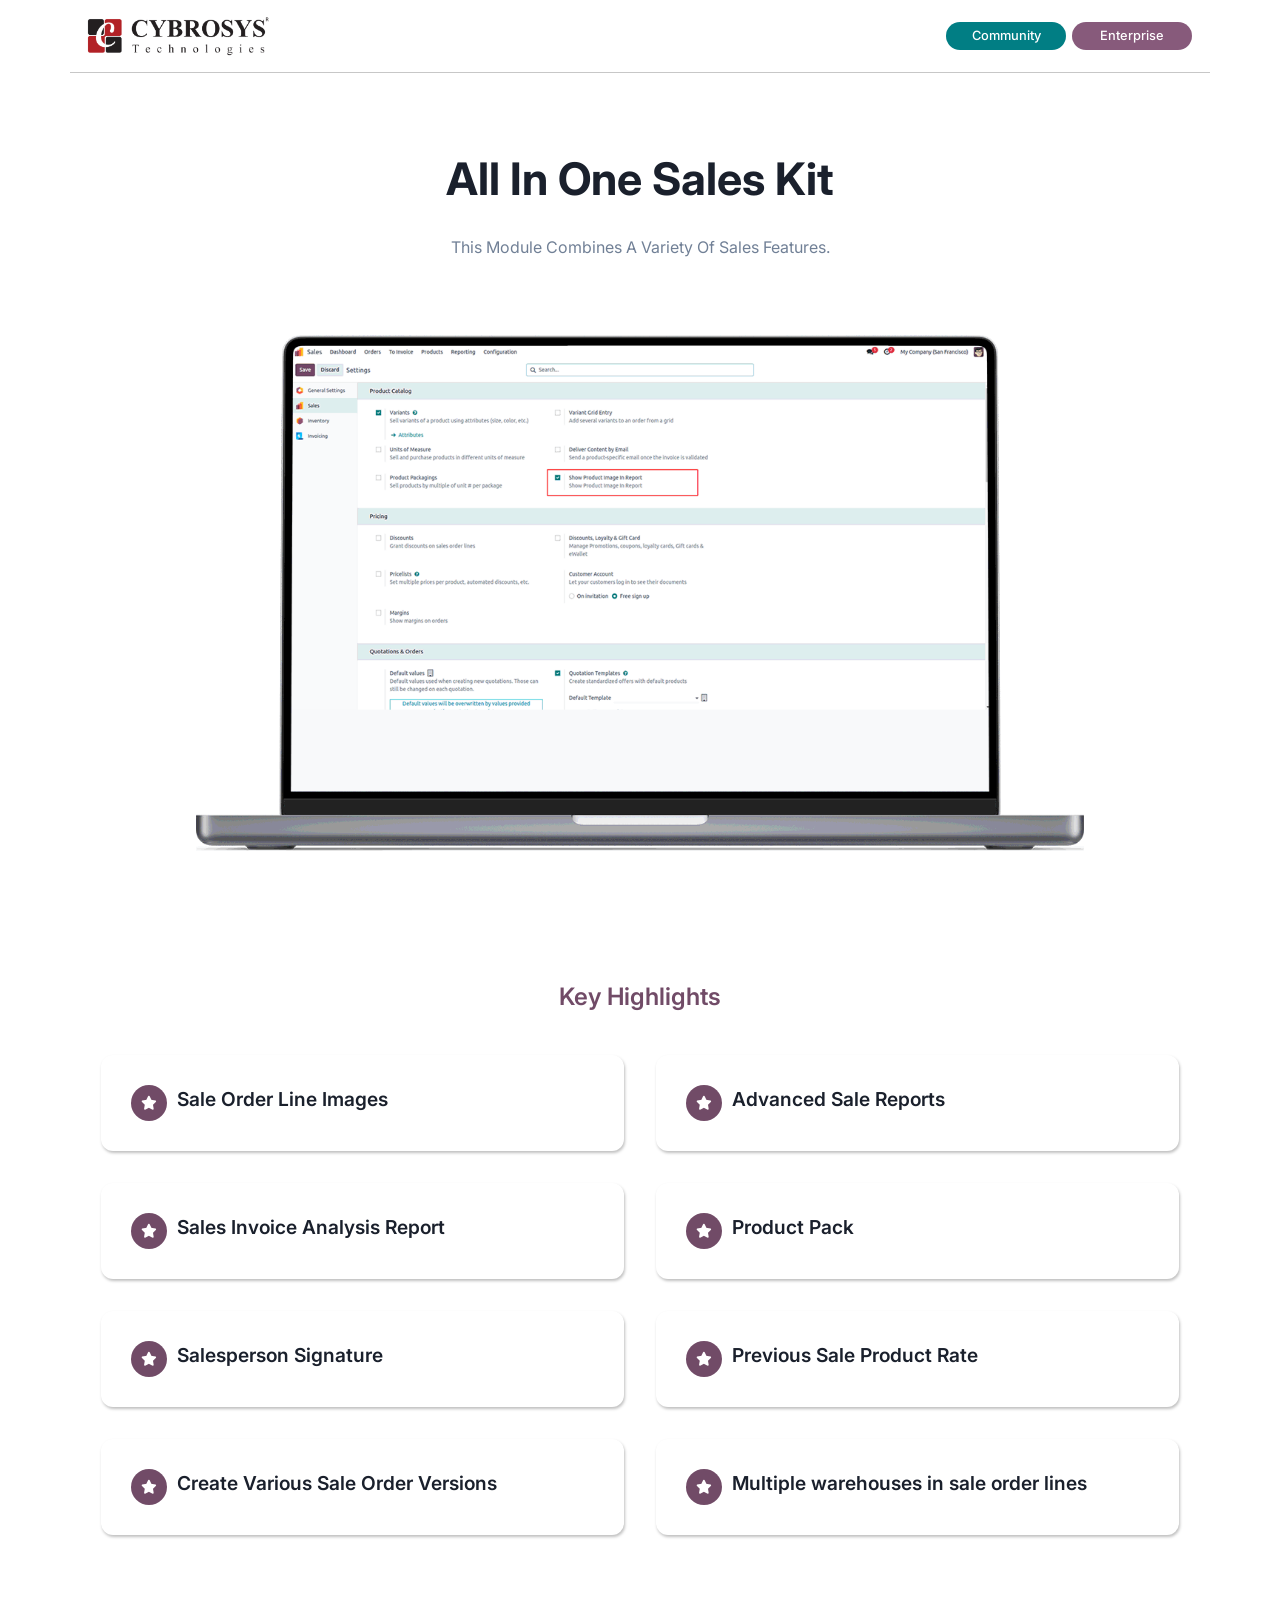
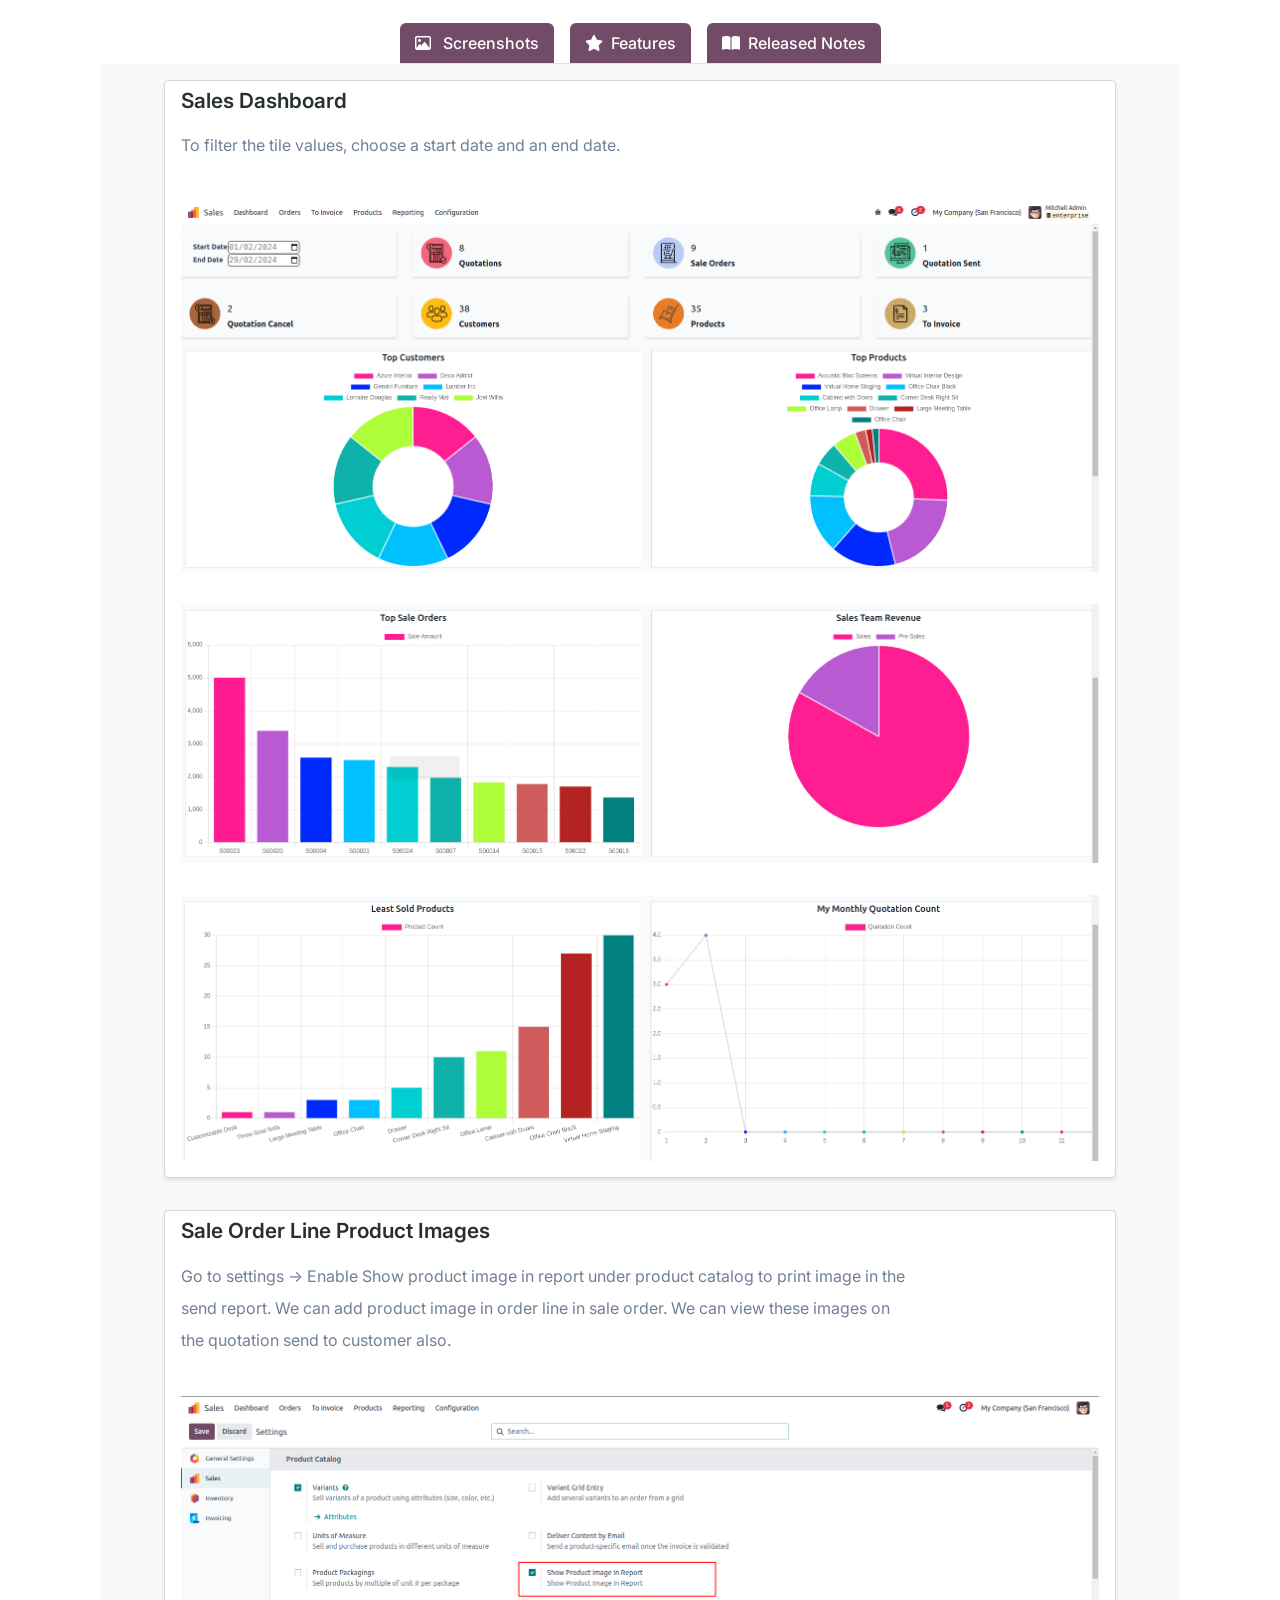
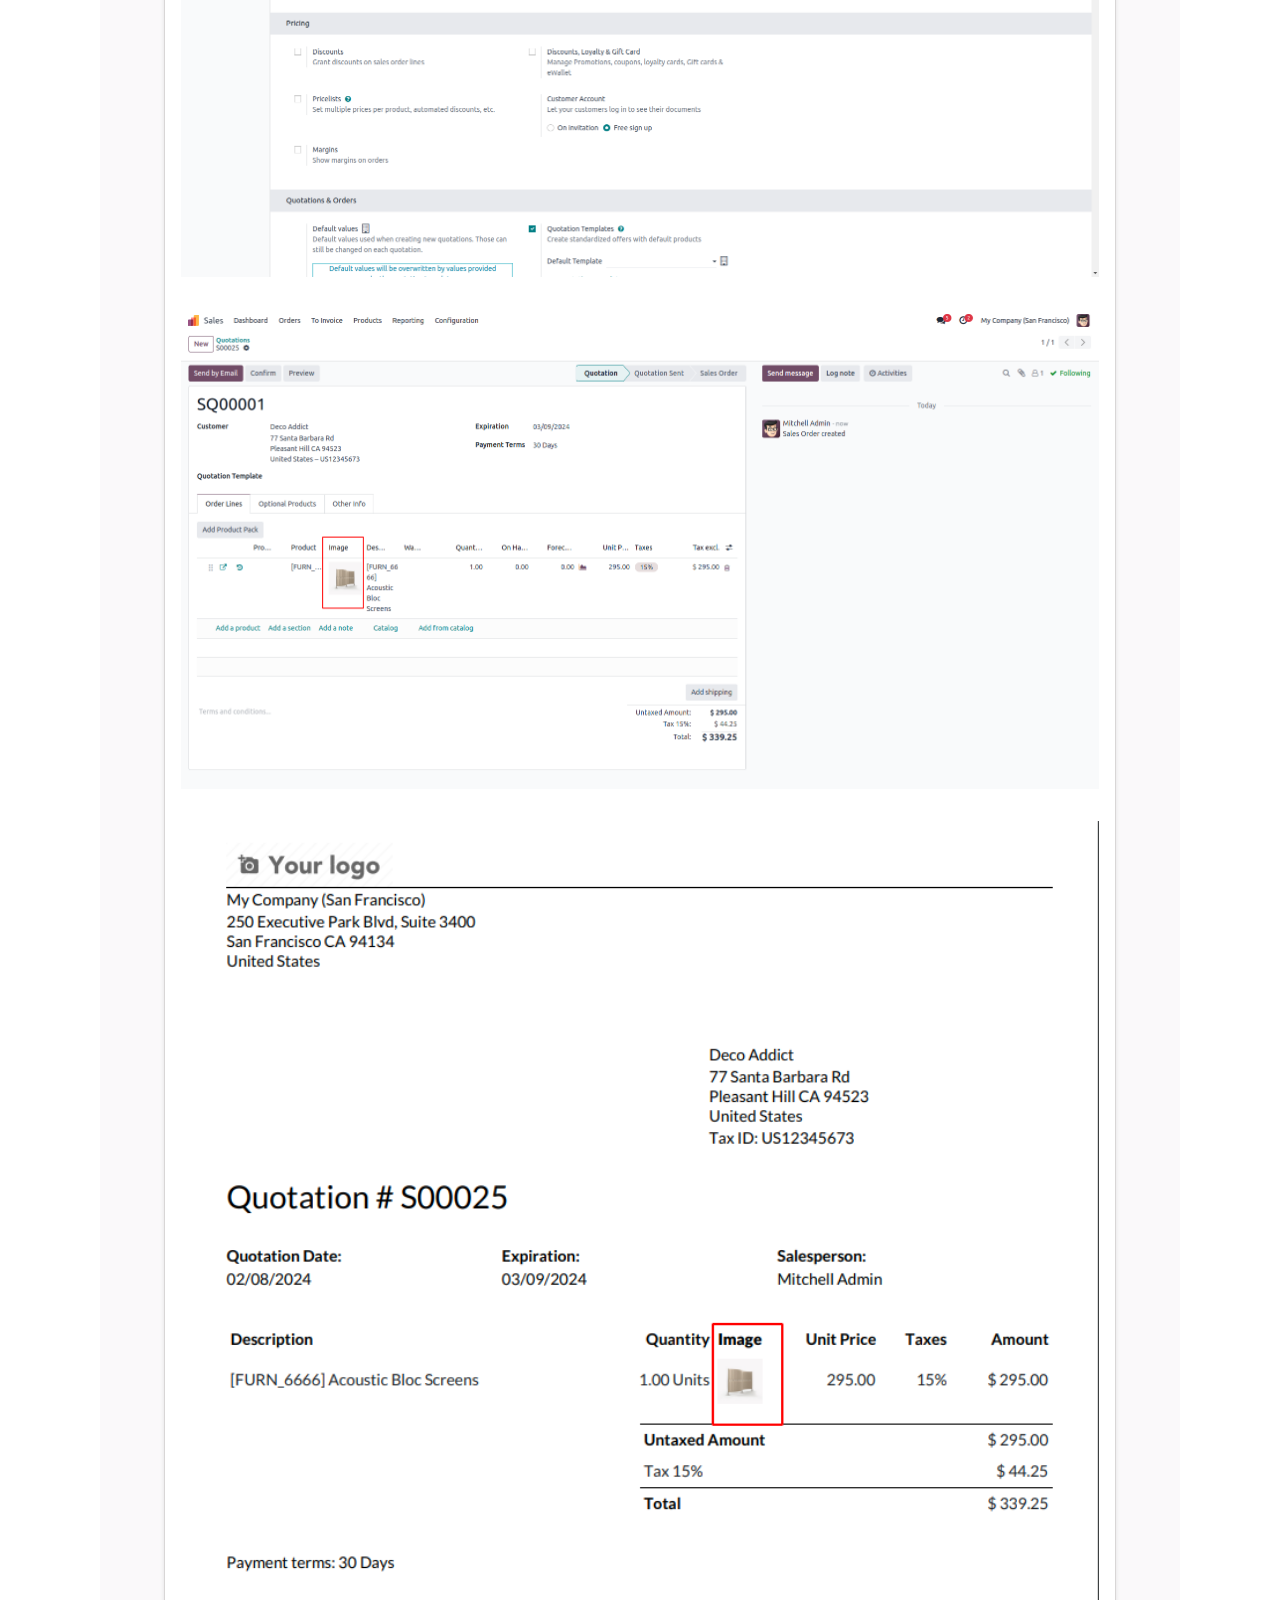
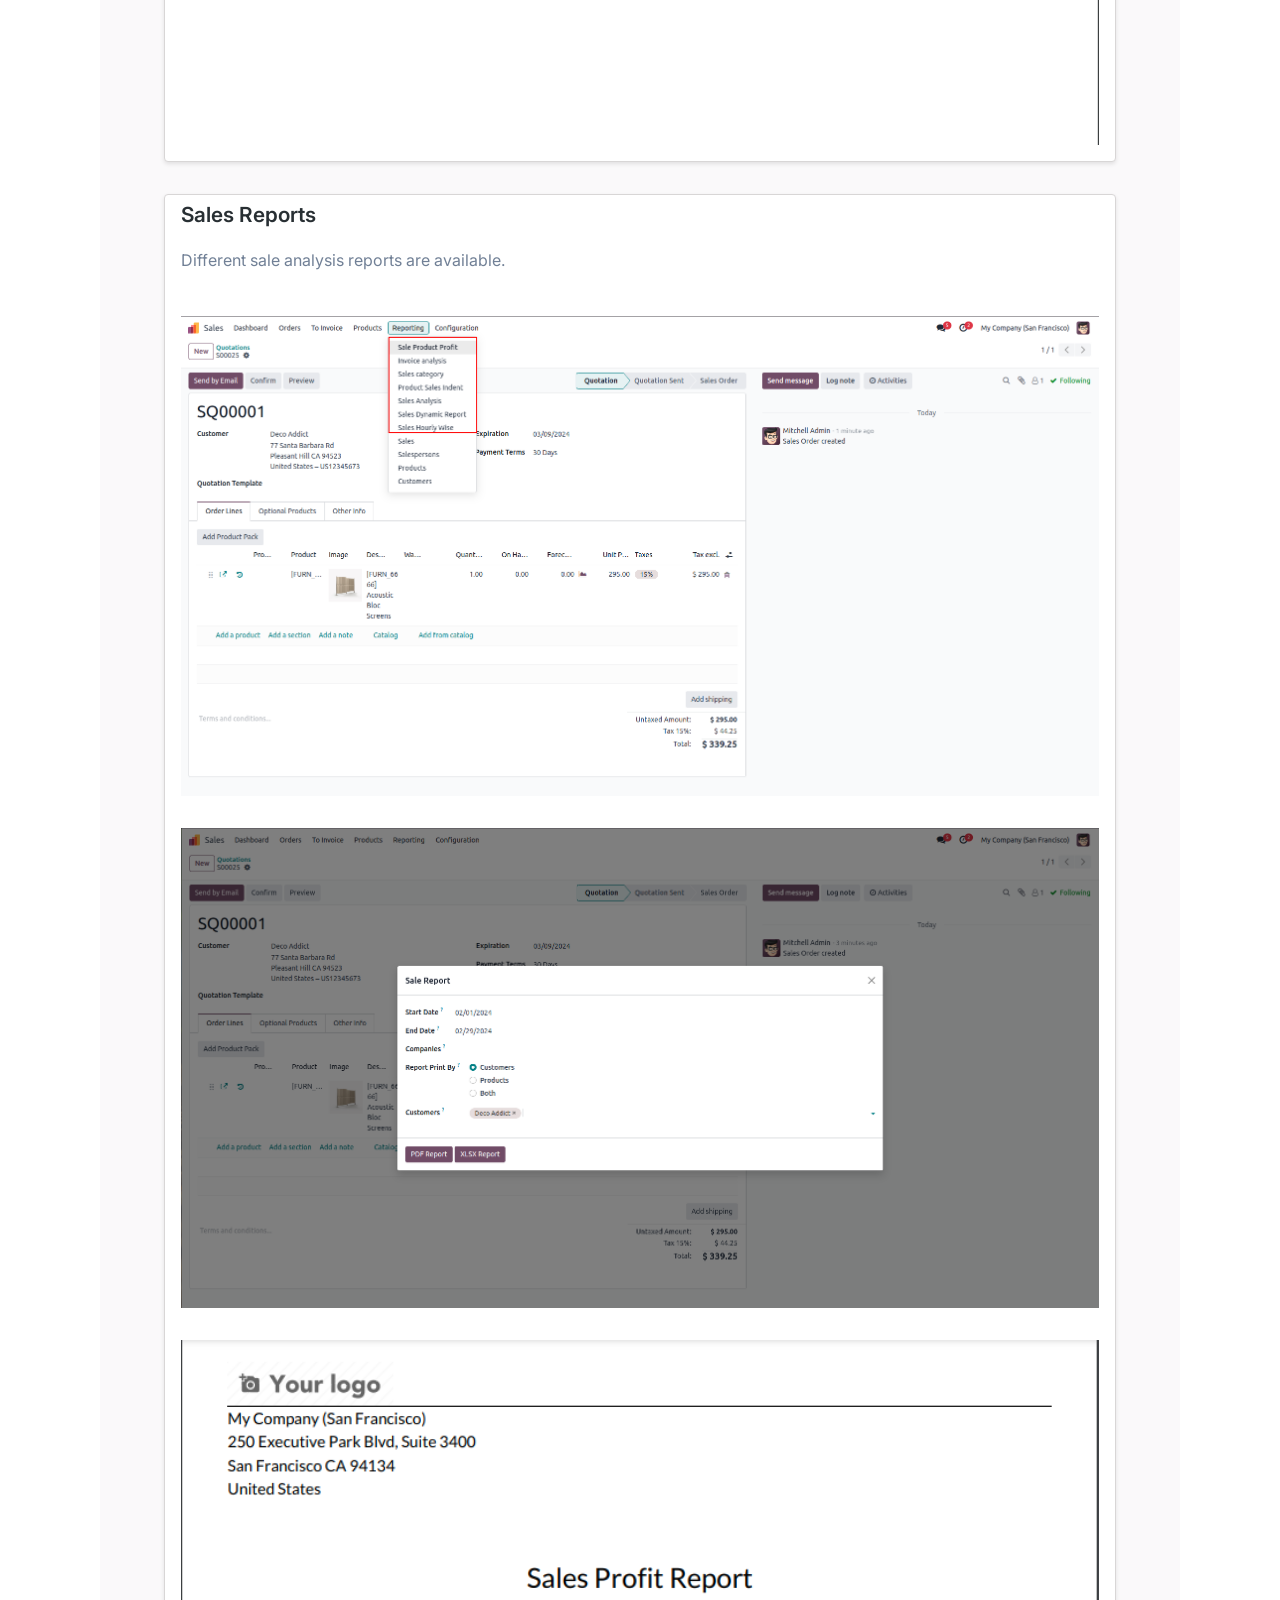
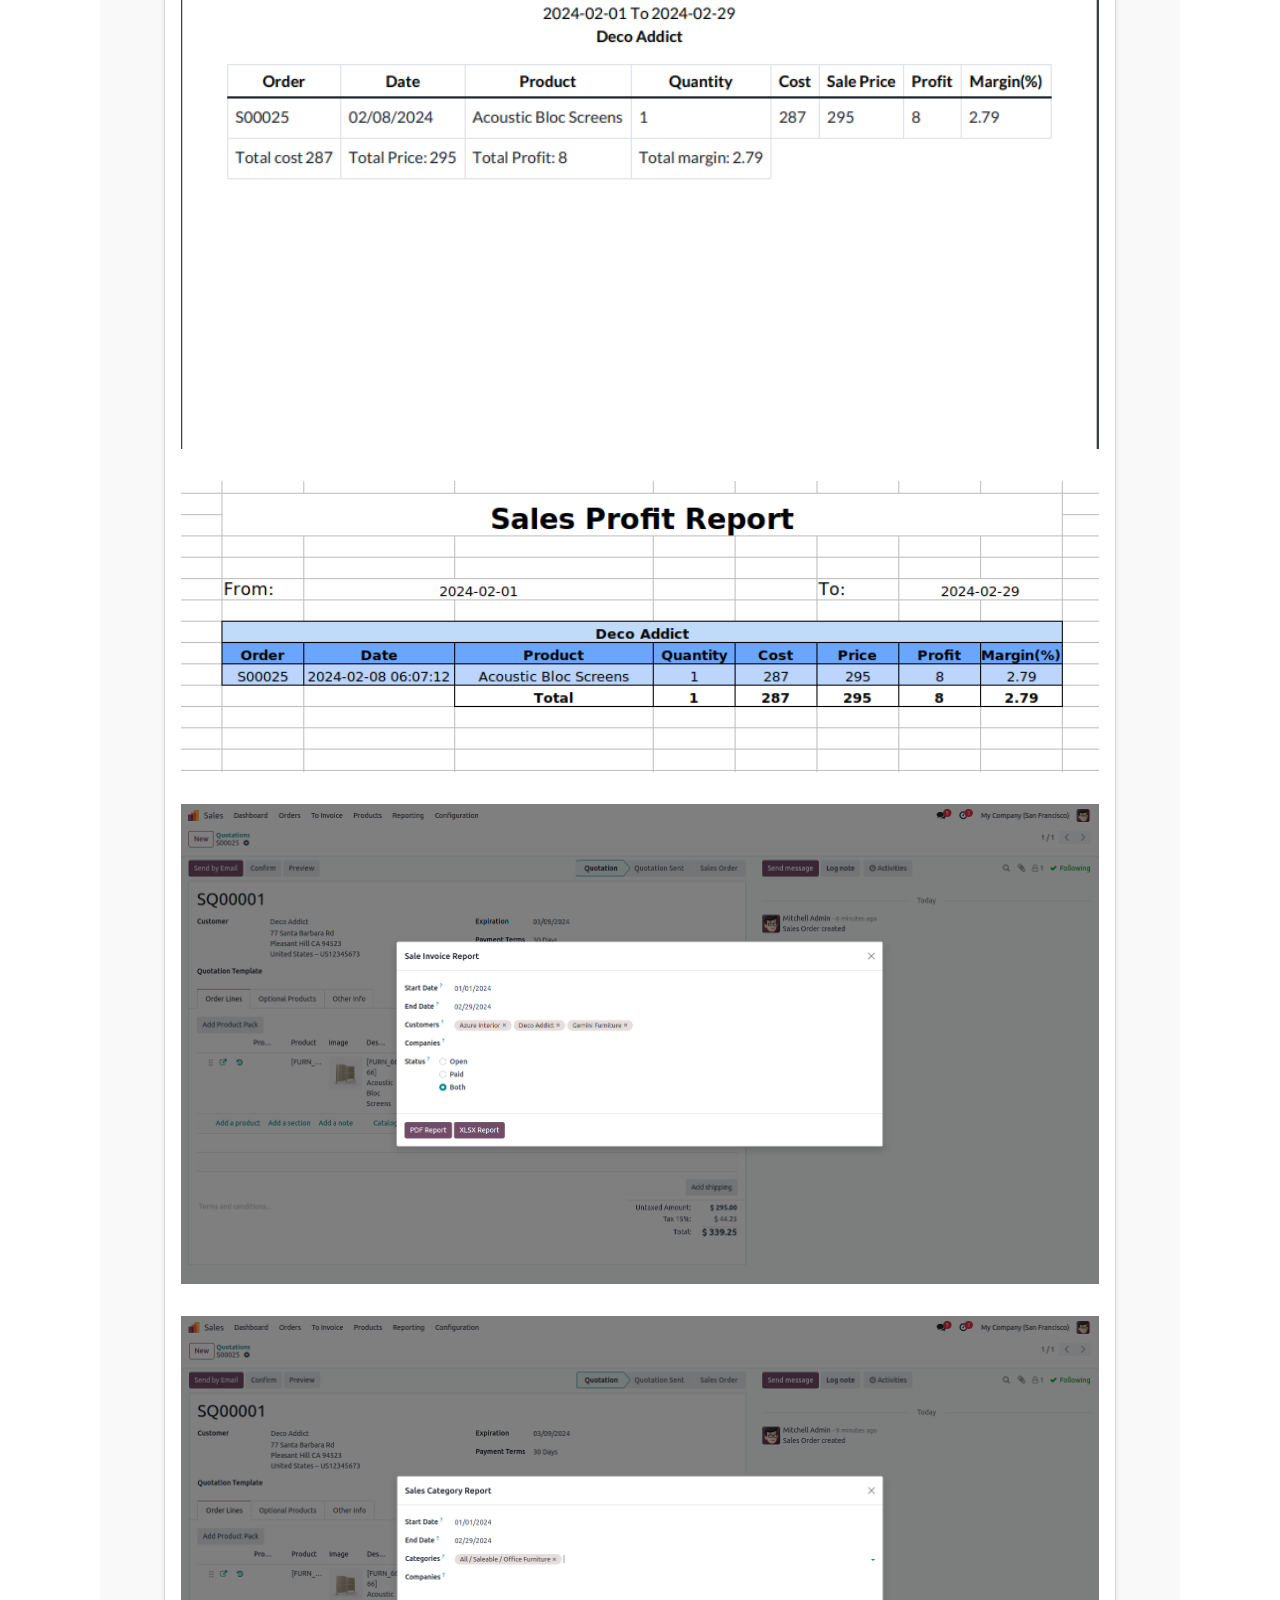
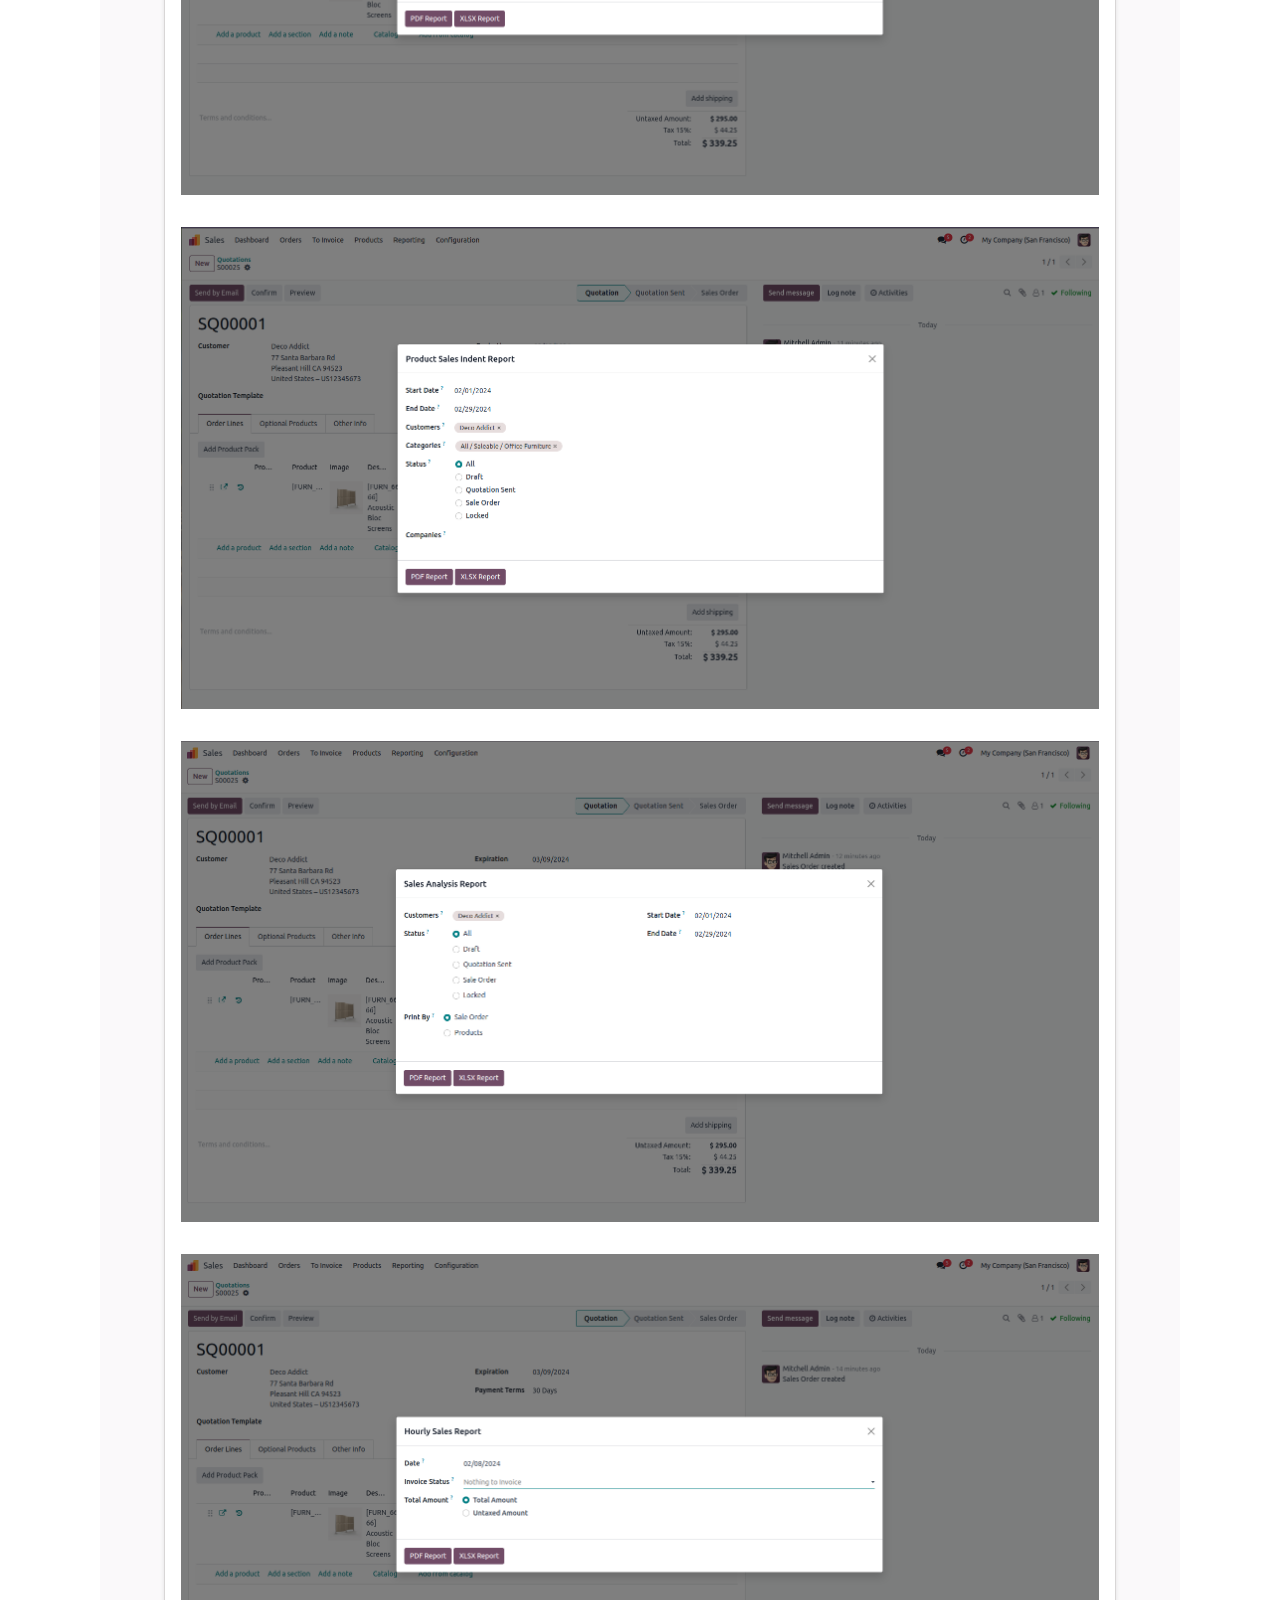
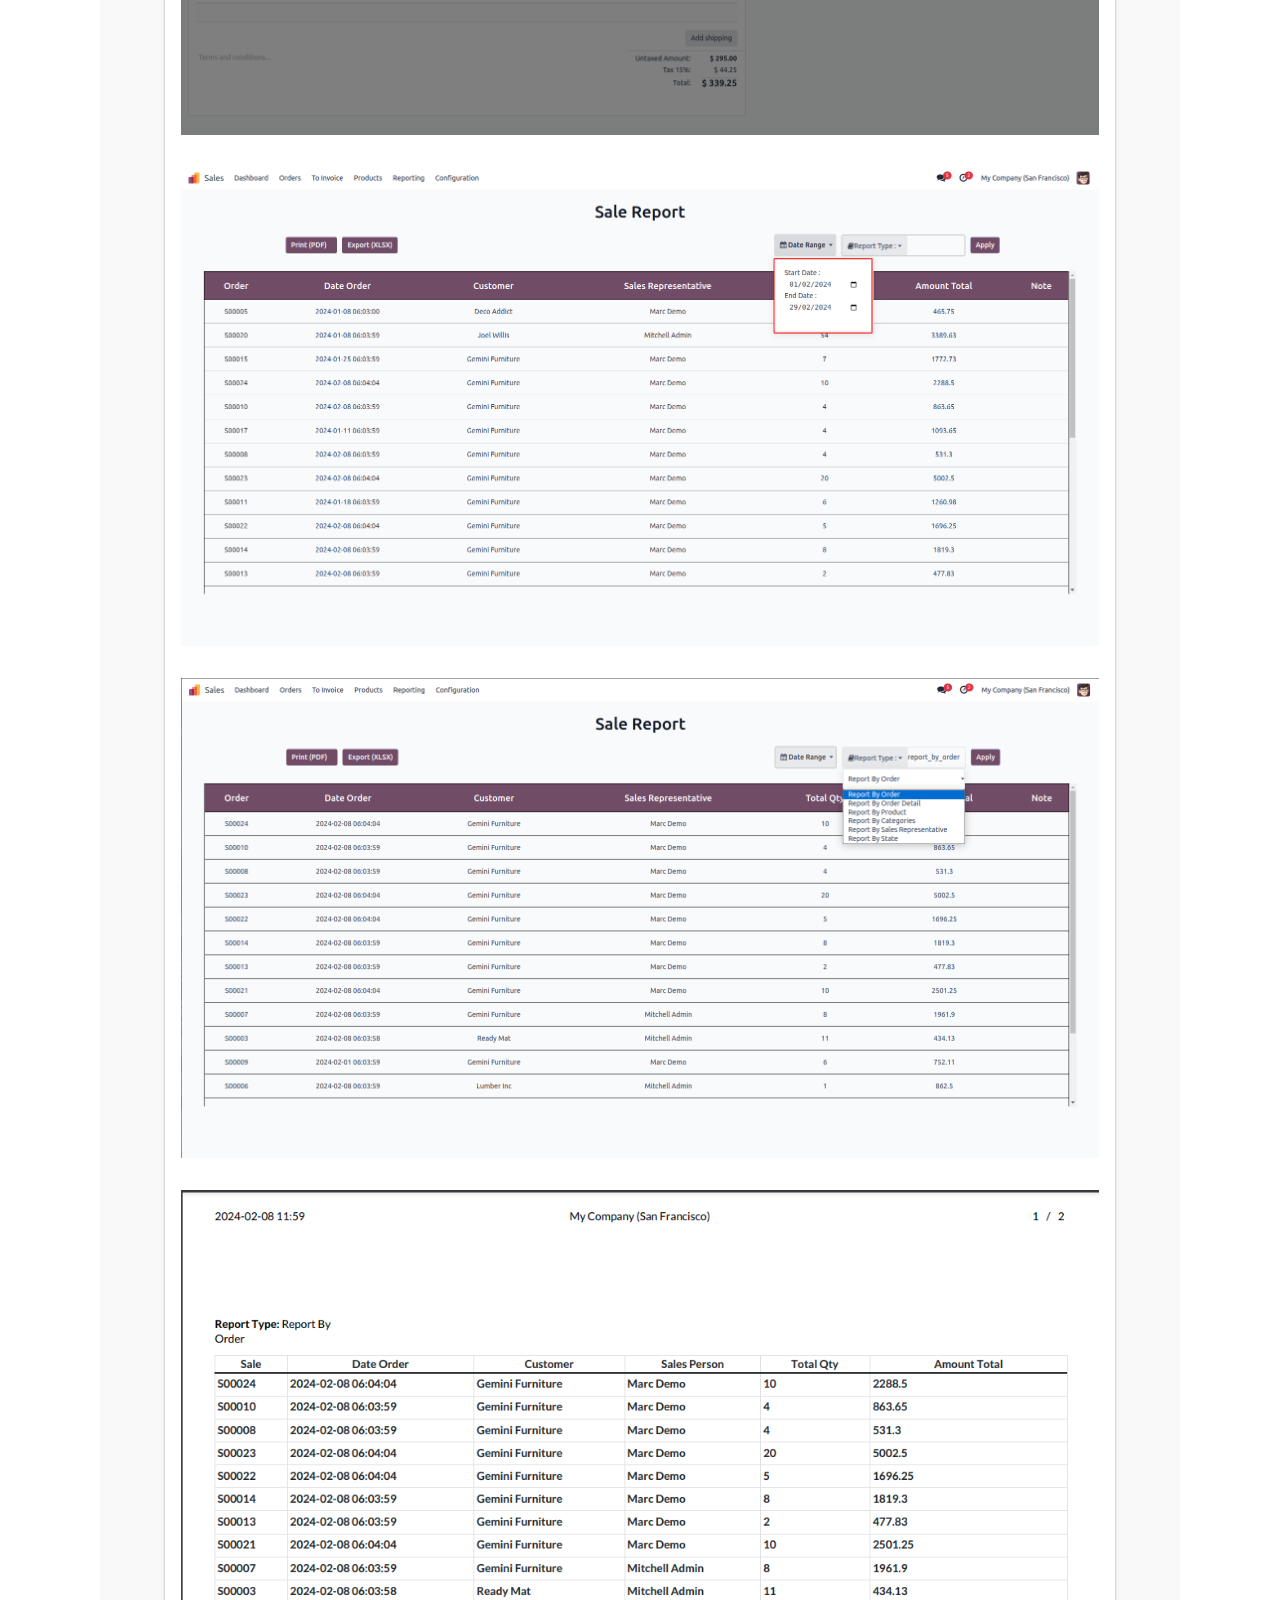
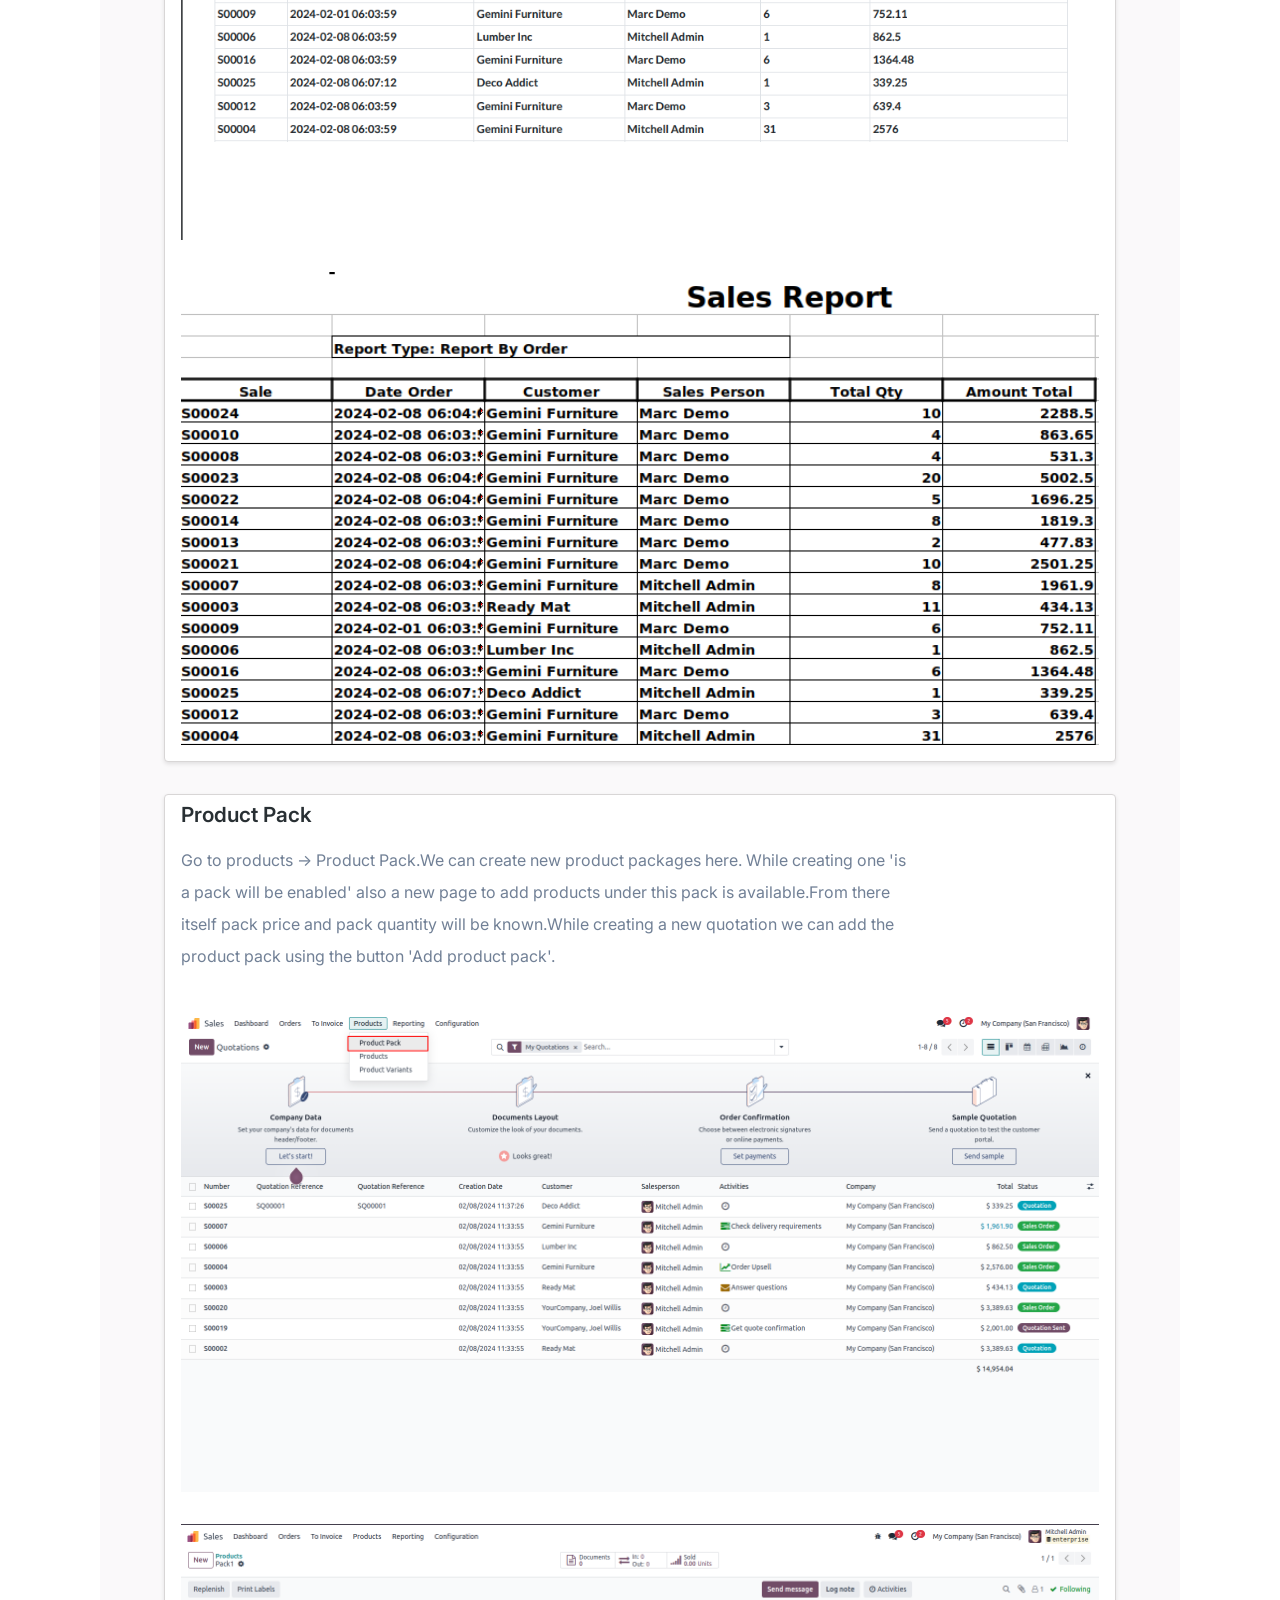
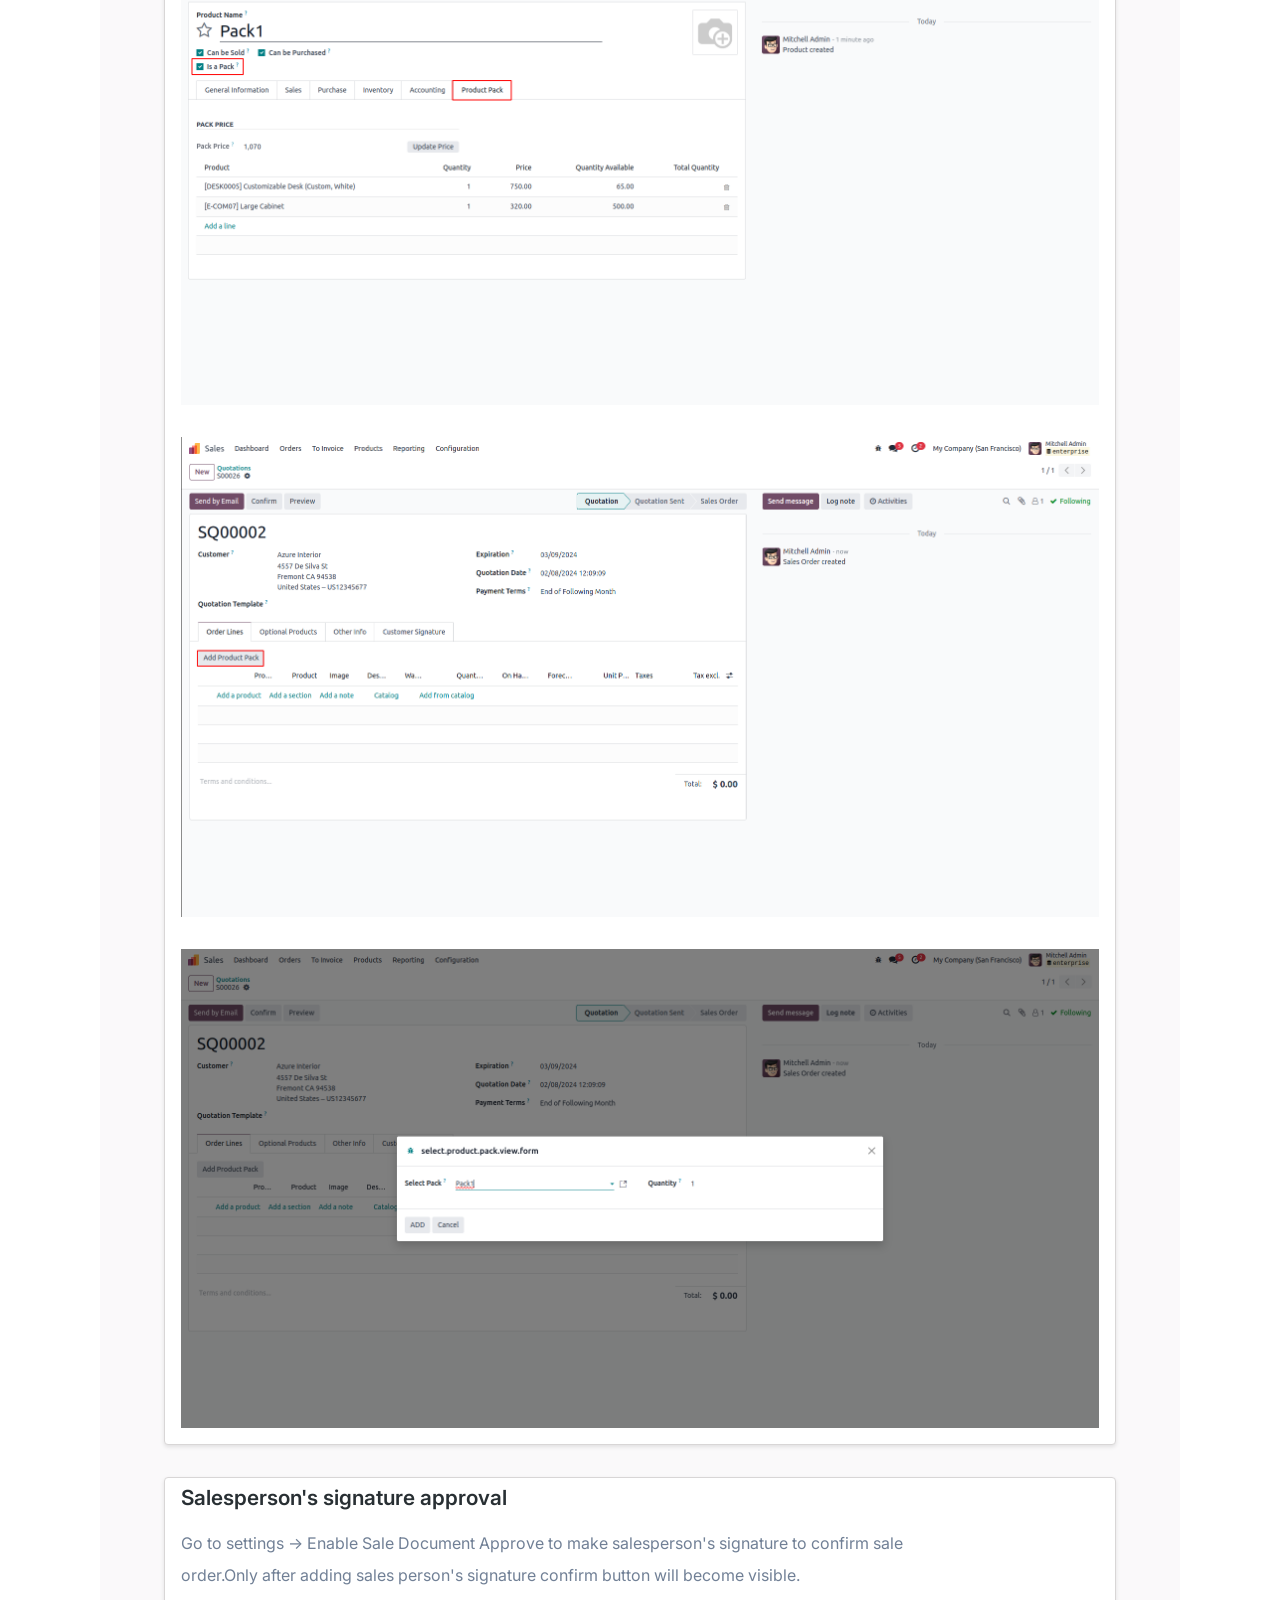
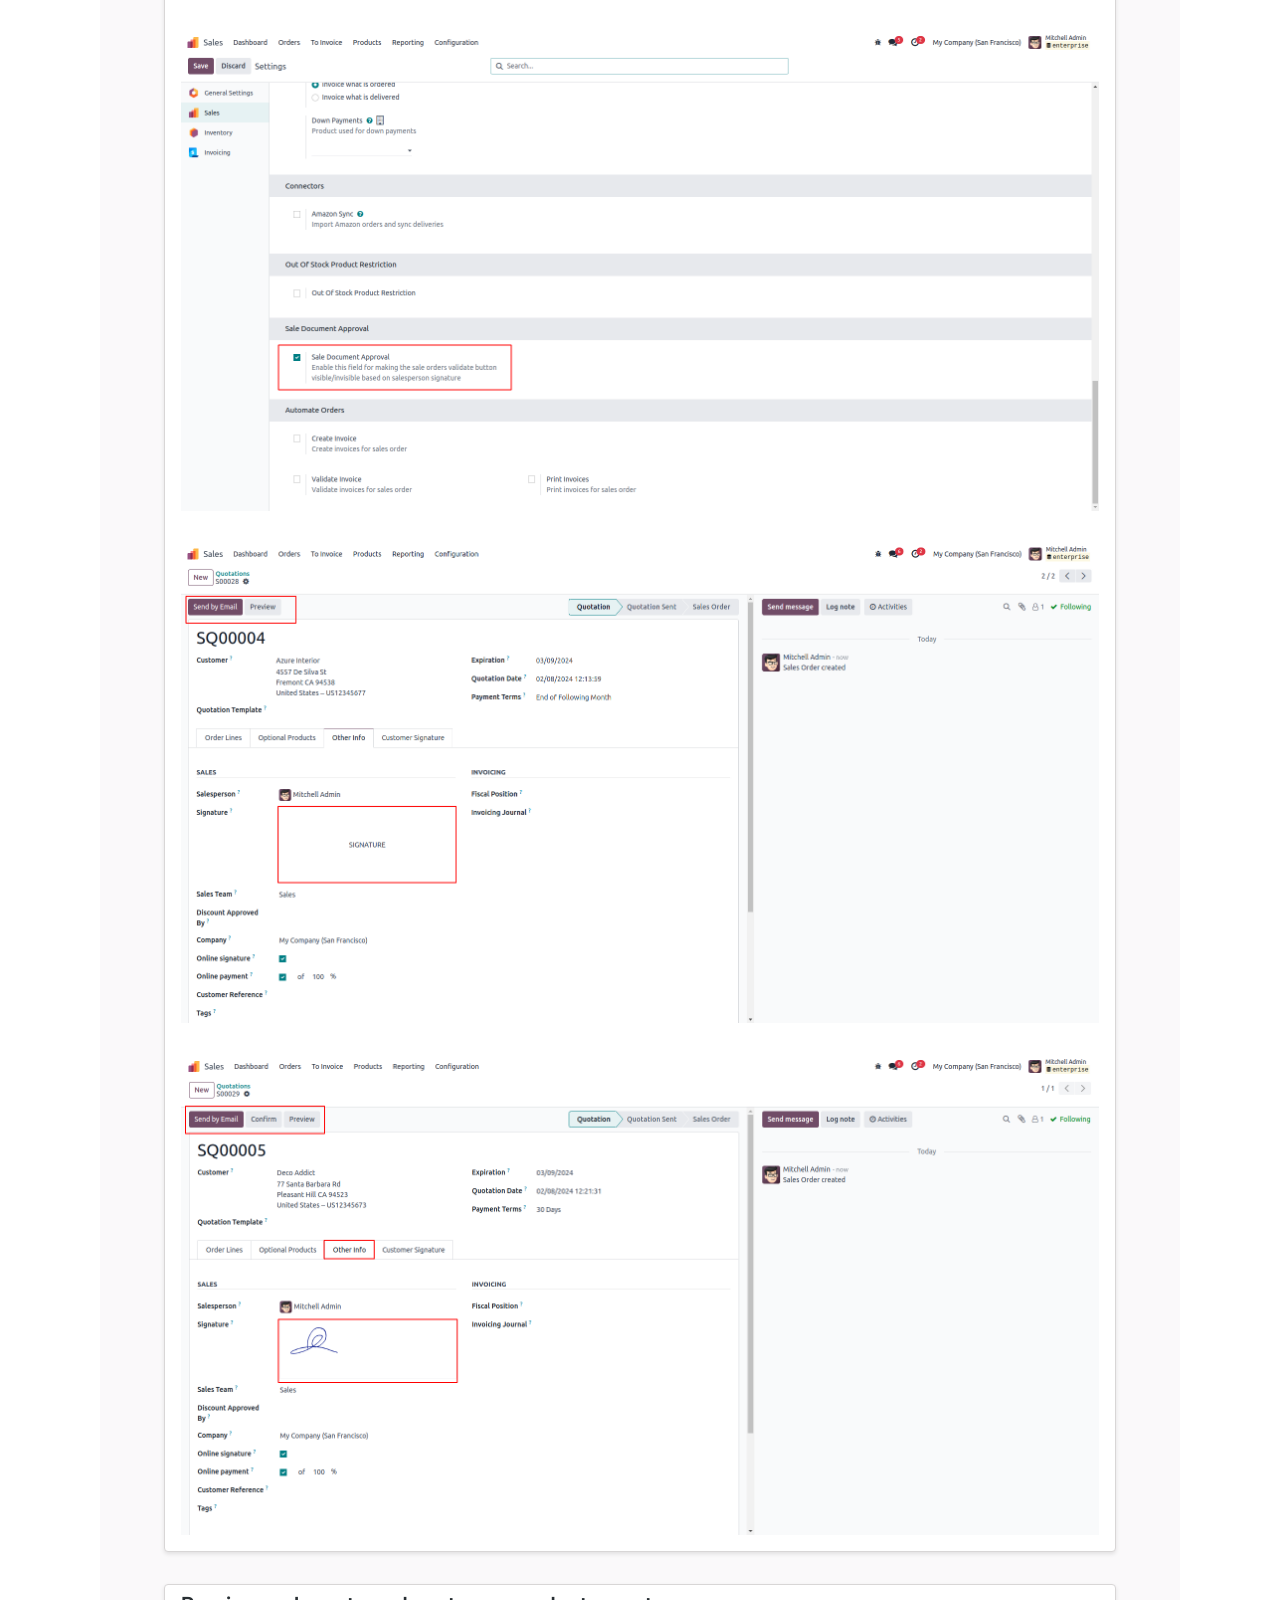
<file: all_in_one_sales_kit/static/description/index.html>
<!DOCTYPE html>
<html lang="en">

<head>
    <meta charset="UTF-8">
    <meta name="viewport" content="width=device-width, initial-scale=1.0">
    <title>Odoo App 3 Index</title>
    <!-- Bootstrap CSS -->
    <link rel="stylesheet"
          href="https://cdn.jsdelivr.net/npm/bootstrap@4.0.0/dist/css/bootstrap.min.css"
          integrity="sha384-Gn5384xqQ1aoWXA+058RXPxPg6fy4IWvTNh0E263XmFcJlSAwiGgFAW/dAiS6JXm"
          crossorigin="anonymous">
    <link rel="stylesheet"
          href="https://cdnjs.cloudflare.com/ajax/libs/font-awesome/6.2.1/css/all.min.css">
    <link rel="preconnect" href="https://fonts.googleapis.com">
    <link rel="preconnect" href="https://fonts.gstatic.com" crossorigin>
    <link href="https://fonts.googleapis.com/css2?family=Inter:wght@400;500;600;700;800&display=swap"
          rel="stylesheet">
</head>
<body>
<section>
    <div class="container"
         style="font-family: 'Inter', sans-serif !important;background-color: #fff !important;">
        <div class="row">
            <div class="col-sm-12 col-md-12 col-lg-12 d-flex justify-content-between flex-wrap align-items-sm-center"
                 style="border-bottom:1px solid rgba(0, 0, 0, 0.22)">
                <div class="my-3">
                    <img src="assets/misc/Cybrosys R.png"
                         style="width:auto !important; height:40px !important">
                </div>
                <div class="my-3 d-flex align-items-center">
                    <div class="text-center"
                         style="background-color:#017E84 !important;font-size: 0.8rem !important; color:#fff !important; font-weight:500 !important; padding:4px !important; margin:0 3px !important; border-radius:50px !important; min-width: 120px !important;">
                        Community
                    </div>
                    <div class="text-center"
                         style="background-color:#875A7B !important; color:#fff !important;font-size: 0.8rem !important; font-weight:500 !important; padding:4px !important; margin:0 3px !important; border-radius:50px !important;min-width: 120px !important;">
                        Enterprise
                    </div>
                </div>
            </div>
        </div>
        <div class="row">
            <div class="col-sm-12 col-md-12 col-lg-12 text-center d-flex align-items-center flex-column"
                 style="margin: 80px 0px !important;">
                <h1 style="font-size: 2.8rem;font-weight: 700; color:
                    #1A202C;">All In One Sales Kit</h1>
                <p class="my-3 mb-4"
                   style="max-width: 80%; font-weight: 400 !important; line-height: 32px; color: #718096;">
                    This Module Combines A Variety Of Sales Features.
                </p>
                <div style="width: 80%; margin-top: 3rem;">
                    <img src="assets/screenshots/hero.png"
                         class="img-responsive" width="100%" height="auto">
                </div>
            </div>
        </div>
        <div class="container mt-5 mb-5">
            <div class="col-lg-12 d-flex flex-column justify-content-center align-items-center mt-4">
                <p class="m-0"
                   style="font-weight: 600; font-size: 24px; color:#714b67 !important">
                    Key Highlights
                </p>
            </div>
            <div class="row py-4">
                <div class="col-md-6 col-sm-12 p-3">
                    <div class="d-flex   h-100" style="padding: 30px;border-radius: 12px;
                                    background: #FFF;
                                    box-shadow: 1px 2px 3px 0px rgba(0, 0, 0, 0.25); ">
                        <div style="width: 36px; height: 36px; border-radius: 50%; background: #714B67;
                                    display: flex; justify-content: center; align-items: center;
                                    margin-right: 10px; flex-shrink: 0;">
                            <i class="fa-solid fa-star  "
                               style="color: #fff;font-size:14px;"></i>
                        </div>
                        <div>
                            <p style="color: #1A202C;font-weight: 600;
                                      font-size: 1.2rem; margin-bottom: 2px;">
                                Sale Order Line Images</p>
                        </div>
                    </div>
                </div>
                <div class="col-md-6 col-sm-12 p-3">
                    <div class="d-flex   h-100" style="padding: 30px;border-radius: 12px;
                                    background: #FFF;
                                    box-shadow: 1px 2px 3px 0px rgba(0, 0, 0, 0.25); ">
                        <div style="width: 36px; height: 36px; border-radius: 50%; background: #714B67;
                                    display: flex; justify-content: center; align-items: center;
                                    margin-right: 10px; flex-shrink: 0;">
                            <i class="fa-solid fa-star  "
                               style="color: #fff;font-size:14px;"></i>
                        </div>
                        <div>
                            <p style="color: #1A202C;font-weight: 600;
                                      font-size: 1.2rem; margin-bottom: 2px;">
                                Advanced Sale Reports</p>
                        </div>
                    </div>
                </div>
                <div class="col-md-6 col-sm-12 p-3">
                    <div class="d-flex   h-100" style="padding: 30px;border-radius: 12px;
                                    background: #FFF;
                                    box-shadow: 1px 2px 3px 0px rgba(0, 0, 0, 0.25); ">
                        <div style="width: 36px; height: 36px; border-radius: 50%; background: #714B67;
                                    display: flex; justify-content: center; align-items: center;
                                    margin-right: 10px; flex-shrink: 0;">
                            <i class="fa-solid fa-star  "
                               style="color: #fff;font-size:14px;"></i>
                        </div>
                        <div>
                            <p style="color: #1A202C;font-weight: 600;
                                      font-size: 1.2rem; margin-bottom: 2px;">
                                Sales Invoice Analysis Report</p>
                        </div>
                    </div>
                </div>
                <div class="col-md-6 col-sm-12 p-3">
                    <div class="d-flex   h-100" style="padding: 30px;border-radius: 12px;
                                    background: #FFF;
                                    box-shadow: 1px 2px 3px 0px rgba(0, 0, 0, 0.25); ">
                        <div style="width: 36px; height: 36px; border-radius: 50%; background: #714B67;
                                    display: flex; justify-content: center; align-items: center;
                                    margin-right: 10px; flex-shrink: 0;">
                            <i class="fa-solid fa-star  "
                               style="color: #fff;font-size:14px;"></i>
                        </div>
                        <div>
                            <p style="color: #1A202C;font-weight: 600;
                                      font-size: 1.2rem; margin-bottom: 2px;">
                                Product Pack</p>
                        </div>
                    </div>
                </div>
                <div class="col-md-6 col-sm-12 p-3">
                    <div class="d-flex   h-100" style="padding: 30px;border-radius: 12px;
                                    background: #FFF;
                                    box-shadow: 1px 2px 3px 0px rgba(0, 0, 0, 0.25); ">
                        <div style="width: 36px; height: 36px; border-radius: 50%; background: #714B67;
                                    display: flex; justify-content: center; align-items: center;
                                    margin-right: 10px; flex-shrink: 0;">
                            <i class="fa-solid fa-star  "
                               style="color: #fff;font-size:14px;"></i>
                        </div>
                        <div>
                            <p style="color: #1A202C;font-weight: 600;
                                      font-size: 1.2rem; margin-bottom: 2px;">
                                Salesperson Signature</p>
                        </div>
                    </div>
                </div>
                <div class="col-md-6 col-sm-12 p-3">
                    <div class="d-flex   h-100" style="padding: 30px;border-radius: 12px;
                                    background: #FFF;
                                    box-shadow: 1px 2px 3px 0px rgba(0, 0, 0, 0.25); ">
                        <div style="width: 36px; height: 36px; border-radius: 50%; background: #714B67;
                                    display: flex; justify-content: center; align-items: center;
                                    margin-right: 10px; flex-shrink: 0;">
                            <i class="fa-solid fa-star  "
                               style="color: #fff;font-size:14px;"></i>
                        </div>
                        <div>
                            <p style="color: #1A202C;font-weight: 600;
                                      font-size: 1.2rem; margin-bottom: 2px;">
                                Previous Sale Product Rate</p>
                        </div>
                    </div>
                </div>
                <div class="col-md-6 col-sm-12 p-3">
                    <div class="d-flex   h-100" style="padding: 30px;border-radius: 12px;
                                    background: #FFF;
                                    box-shadow: 1px 2px 3px 0px rgba(0, 0, 0, 0.25); ">
                        <div style="width: 36px; height: 36px; border-radius: 50%; background: #714B67;
                                    display: flex; justify-content: center; align-items: center;
                                    margin-right: 10px; flex-shrink: 0;">
                            <i class="fa-solid fa-star  "
                               style="color: #fff;font-size:14px;"></i>
                        </div>
                        <div>
                            <p style="color: #1A202C;font-weight: 600;
                                      font-size: 1.2rem; margin-bottom: 2px;">
                                Create Various Sale Order Versions</p>
                        </div>
                    </div>
                </div>
                <div class="col-md-6 col-sm-12 p-3">
                    <div class="d-flex   h-100" style="padding: 30px;border-radius: 12px;
                                    background: #FFF;
                                    box-shadow: 1px 2px 3px 0px rgba(0, 0, 0, 0.25); ">
                        <div style="width: 36px; height: 36px; border-radius: 50%; background: #714B67;
                                    display: flex; justify-content: center; align-items: center;
                                    margin-right: 10px; flex-shrink: 0;">
                            <i class="fa-solid fa-star  "
                               style="color: #fff;font-size:14px;"></i>
                        </div>
                        <div>
                            <p style="color: #1A202C;font-weight: 600;
                                      font-size: 1.2rem; margin-bottom: 2px;">
                                Multiple warehouses in sale order lines</p>
                        </div>
                    </div>
                </div>
            </div>
        </div>
        <div class="container rounded">
            <ul class="nav nav-tabs d-flex"
                style="width: fit-content;margin: 0 auto;gap: 1rem;">
                <li class="col text-center py-2 text-nowrap "
                    style="color: #fff; background-color: #714B67;border-radius: 6px 6px 0px 0px;">
                    <a class="active show" data-toggle="tab" href="#tab1"
                            style="color: #fff;font-weight: 500; background-color: #714B67; text-decoration: none;">
                        <i class="fa-regular fa-image  pr-2"
                           style="color: #fff;"></i>
                        Screenshots</a></li>
                <li class="col text-center py-2 text-nowrap "
                    style="color: #fff; background-color: #714B67;border-radius: 6px 6px 0px 0px;">
                    <a
                            data-toggle="tab" href="#tab2"
                            style="color: #fff;font-weight: 500;  text-decoration: none;"><i
                            class="fa-solid fa-star  pr-2"
                            style="color: #fff;"></i>Features</a></li>
                <li class="col text-center py-2 text-nowrap "
                    style="color: #fff; background-color: #714B67;border-radius: 6px 6px 0px 0px;">
                    <a
                            data-toggle="tab" href="#tab3"
                            style="color: #fff;font-weight: 500; text-decoration: none; background-color: #714B67;"><i
                            class="fa-solid fa-book-open  pr-2"
                            style="color: #fff;"></i>Released Notes</a></li>
            </ul>
            <div class="tab-content"
                 style="background-color: rgba(121, 113, 119, 0.04);">
                <div id="tab1" class="tab-pane fade in active show">
                    <div class="col-lg-12 py-2"
                         style="padding: 1rem 4rem !important;">
                        <div style="border: 1px solid #d8d6d6; border-radius: 4px; background: #fff; box-shadow: 0 2px 4px rgba(0, 0, 0, 0.1);">
                            <div class="px-3">
                                <h4 class="mt-2"
                                    style=" font-weight:600 !important; color:#282F33 !important; font-size:1.3rem !important">
                                    Sales Dashboard</h4>
                                <p class="my-3 mb-4"
                                   style="max-width: 80%; font-weight: 400 !important; line-height: 32px; color: #718096;">
                                    To filter the tile values, choose a start
                                    date and an end date.
                                </p>
                            </div>
                            <div class="row justify-content-center p-3 w-100 m-0">
                                <img src="assets/screenshots/1.png"
                                     class="img-responsive" width="100%"
                                     height="auto">
                            </div>
                            <div class="row justify-content-center p-3 w-100 m-0">
                                <img src="assets/screenshots/2.png"
                                     class="img-responsive" width="100%"
                                     height="auto">
                            </div>
                            <div class="row justify-content-center p-3 w-100 m-0">
                                <img src="assets/screenshots/3.png"
                                     class="img-responsive" width="100%"
                                     height="auto">
                            </div>
                        </div>
                    </div>
                    <div class="col-lg-12 py-2"
                         style="padding: 1rem 4rem !important;">
                        <div style="border: 1px solid #d8d6d6; border-radius: 4px; background: #fff; box-shadow: 0 2px 4px rgba(0, 0, 0, 0.1);">
                            <div class="px-3">
                                <h4 class="mt-2"
                                    style=" font-weight:600 !important; color:#282F33 !important; font-size:1.3rem !important">
                                    Sale Order Line Product Images</h4>
                                <p class="my-3 mb-4"
                                   style="max-width: 80%; font-weight: 400 !important; line-height: 32px; color: #718096;">
                                    Go to settings -> Enable Show product image
                                    in report under product catalog to print
                                    image in the send report. We can add product
                                    image in order line in sale order. We can
                                    view these images on the quotation send to
                                    customer also.
                                </p>
                            </div>
                            <div class="row justify-content-center p-3 w-100 m-0">
                                <img src="assets/screenshots/4.png"
                                     class="img-responsive" width="100%"
                                     height="auto">
                            </div>
                            <div class="row justify-content-center p-3 w-100 m-0">
                                <img src="assets/screenshots/5.png"
                                     class="img-responsive" width="100%"
                                     height="auto">
                            </div>
                            <div class="row justify-content-center p-3 w-100 m-0">
                                <img src="assets/screenshots/6.png"
                                     class="img-responsive" width="100%"
                                     height="auto">
                            </div>
                        </div>
                    </div>
                    <div class="col-lg-12 py-2"
                         style="padding: 1rem 4rem !important;">
                        <div style="border: 1px solid #d8d6d6; border-radius: 4px; background: #fff; box-shadow: 0 2px 4px rgba(0, 0, 0, 0.1);">
                            <div class="px-3">
                                <h4 class="mt-2"
                                    style=" font-weight:600 !important; color:#282F33 !important; font-size:1.3rem !important">
                                    Sales Reports</h4>
                                <p class="my-3 mb-4"
                                   style="max-width: 80%; font-weight: 400 !important; line-height: 32px; color: #718096;">
                                    Different sale analysis reports are
                                    available.
                                </p>
                            </div>
                            <div class="row justify-content-center p-3 w-100 m-0">
                                <img src="assets/screenshots/7.png"
                                     class="img-responsive" width="100%"
                                     height="auto">
                            </div>
                            <div class="row justify-content-center p-3 w-100 m-0">
                                <img src="assets/screenshots/8.png"
                                     class="img-responsive" width="100%"
                                     height="auto">
                            </div>
                            <div class="row justify-content-center p-3 w-100 m-0">
                                <img src="assets/screenshots/9.png"
                                     class="img-responsive" width="100%"
                                     height="auto">
                            </div>
                            <div class="row justify-content-center p-3 w-100 m-0">
                                <img src="assets/screenshots/10.png"
                                     class="img-responsive" width="100%"
                                     height="auto">
                            </div>
                            <div class="row justify-content-center p-3 w-100 m-0">
                                <img src="assets/screenshots/11.png"
                                     class="img-responsive" width="100%"
                                     height="auto">
                            </div>
                            <div class="row justify-content-center p-3 w-100 m-0">
                                <img src="assets/screenshots/12.png"
                                     class="img-responsive" width="100%"
                                     height="auto">
                            </div>
                            <div class="row justify-content-center p-3 w-100 m-0">
                                <img src="assets/screenshots/13.png"
                                     class="img-responsive" width="100%"
                                     height="auto">
                            </div>
                            <div class="row justify-content-center p-3 w-100 m-0">
                                <img src="assets/screenshots/14.png"
                                     class="img-responsive" width="100%"
                                     height="auto">
                            </div>
                            <div class="row justify-content-center p-3 w-100 m-0">
                                <img src="assets/screenshots/15.png"
                                     class="img-responsive" width="100%"
                                     height="auto">
                            </div>
                            <div class="row justify-content-center p-3 w-100 m-0">
                                <img src="assets/screenshots/16.png"
                                     class="img-responsive" width="100%"
                                     height="auto">
                            </div>
                            <div class="row justify-content-center p-3 w-100 m-0">
                                <img src="assets/screenshots/17.png"
                                     class="img-responsive" width="100%"
                                     height="auto">
                            </div>
                            <div class="row justify-content-center p-3 w-100 m-0">
                                <img src="assets/screenshots/18.png"
                                     class="img-responsive" width="100%"
                                     height="auto">
                            </div>
                            <div class="row justify-content-center p-3 w-100 m-0">
                                <img src="assets/screenshots/19.png"
                                     class="img-responsive" width="100%"
                                     height="auto">
                            </div>
                        </div>
                    </div>
                    <div class="col-lg-12 py-2"
                         style="padding: 1rem 4rem !important;">
                        <div style="border: 1px solid #d8d6d6; border-radius: 4px; background: #fff; box-shadow: 0 2px 4px rgba(0, 0, 0, 0.1);">
                            <div class="px-3">
                                <h4 class="mt-2"
                                    style=" font-weight:600 !important; color:#282F33 !important; font-size:1.3rem !important">
                                    Product Pack</h4>
                                <p class="my-3 mb-4"
                                   style="max-width: 80%; font-weight: 400 !important; line-height: 32px; color: #718096;">
                                    Go to products -> Product Pack.We can create
                                    new product packages here. While creating
                                    one 'is a pack will be enabled' also a new
                                    page to add products under this pack is
                                    available.From there itself pack price and
                                    pack quantity will be known.While creating a
                                    new quotation we can add the product pack
                                    using the button 'Add product pack'.
                                </p>
                            </div>
                            <div class="row justify-content-center p-3 w-100 m-0">
                                <img src="assets/screenshots/20.png"
                                     class="img-responsive" width="100%"
                                     height="auto">
                            </div>
                            <div class="row justify-content-center p-3 w-100 m-0">
                                <img src="assets/screenshots/21.png"
                                     class="img-responsive" width="100%"
                                     height="auto">
                            </div>
                            <div class="row justify-content-center p-3 w-100 m-0">
                                <img src="assets/screenshots/22.png"
                                     class="img-responsive" width="100%"
                                     height="auto">
                            </div>
                            <div class="row justify-content-center p-3 w-100 m-0">
                                <img src="assets/screenshots/23.png"
                                     class="img-responsive" width="100%"
                                     height="auto">
                            </div>
                        </div>
                    </div>

                <div class="col-lg-12 py-2"
                         style="padding: 1rem 4rem !important;">
                    <div style="border: 1px solid #d8d6d6; border-radius: 4px; background: #fff; box-shadow: 0 2px 4px rgba(0, 0, 0, 0.1);">
                        <div class="px-3">
                            <h4 class="mt-2"
                                style=" font-weight:600 !important; color:#282F33 !important; font-size:1.3rem !important">
                                Salesperson's signature approval</h4>
                            <p class="my-3 mb-4"
                               style="max-width: 80%; font-weight: 400 !important; line-height: 32px; color: #718096;">
                                Go to settings -> Enable Sale Document Approve to make salesperson's signature to confirm sale order.Only after adding sales person's signature confirm button will become visible.
                            </p>
                        </div>
                        <div class="row justify-content-center p-3 w-100 m-0">
                            <img src="assets/screenshots/24.png"
                                 class="img-responsive" width="100%"
                                 height="auto">
                        </div>
                        <div class="row justify-content-center p-3 w-100 m-0">
                            <img src="assets/screenshots/25.png"
                                 class="img-responsive" width="100%"
                                 height="auto">
                        </div>
                        <div class="row justify-content-center p-3 w-100 m-0">
                            <img src="assets/screenshots/26.png"
                                 class="img-responsive" width="100%"
                                 height="auto">
                        </div>
                    </div>
                </div>
                <div class="col-lg-12 py-2"
                         style="padding: 1rem 4rem !important;">
                    <div style="border: 1px solid #d8d6d6; border-radius: 4px; background: #fff; box-shadow: 0 2px 4px rgba(0, 0, 0, 0.1);">
                        <div class="px-3">
                            <h4 class="mt-2"
                                style=" font-weight:600 !important; color:#282F33 !important; font-size:1.3rem !important">
                                Previous sales rate and customer product report</h4>
                            <p class="my-3 mb-4"
                               style="max-width: 80%; font-weight: 400 !important; line-height: 32px; color: #718096;">
                                Two new buttons are available to know previous sales rate of a product and customer product report for a product selected from the order line.
                            </p>
                        </div>
                        <div class="row justify-content-center p-3 w-100 m-0">
                            <img src="assets/screenshots/27.png"
                                 class="img-responsive" width="100%"
                                 height="auto">
                        </div>
                        <div class="row justify-content-center p-3 w-100 m-0">
                            <img src="assets/screenshots/28.png"
                                 class="img-responsive" width="100%"
                                 height="auto">
                        </div>
                        <div class="row justify-content-center p-3 w-100 m-0">
                            <img src="assets/screenshots/29.png"
                                 class="img-responsive" width="100%"
                                 height="auto">
                        </div>
                        <div class="row justify-content-center p-3 w-100 m-0">
                            <img src="assets/screenshots/30.png"
                                 class="img-responsive" width="100%"
                                 height="auto">
                        </div>
                    </div>
                </div>
                <div class="col-lg-12 py-2"
                         style="padding: 1rem 4rem !important;">
                    <div style="border: 1px solid #d8d6d6; border-radius: 4px; background: #fff; box-shadow: 0 2px 4px rgba(0, 0, 0, 0.1);">
                        <div class="px-3">
                            <h4 class="mt-2"
                                style=" font-weight:600 !important; color:#282F33 !important; font-size:1.3rem !important">
                                Sale order versions</h4>
                            <p class="my-3 mb-4"
                               style="max-width: 80%; font-weight: 400 !important; line-height: 32px; color: #718096;">
                                Different sale orders versions can be created using the 'create version' button,and they can be viewed from the smart tab 'version'.If one of the versions are confirmed the remaining will automatically move to cancelled state.
                            </p>
                        </div>
                        <div class="row justify-content-center p-3 w-100 m-0">
                            <img src="assets/screenshots/31.png"
                                 class="img-responsive" width="100%"
                                 height="auto">
                        </div>
                        <div class="row justify-content-center p-3 w-100 m-0">
                            <img src="assets/screenshots/32.png"
                                 class="img-responsive" width="100%"
                                 height="auto">
                        </div>
                        <div class="row justify-content-center p-3 w-100 m-0">
                            <img src="assets/screenshots/33.png"
                                 class="img-responsive" width="100%"
                                 height="auto">
                        </div>
                    </div>
                </div>
                <div class="col-lg-12 py-2"
                         style="padding: 1rem 4rem !important;">
                    <div style="border: 1px solid #d8d6d6; border-radius: 4px; background: #fff; box-shadow: 0 2px 4px rgba(0, 0, 0, 0.1);">
                        <div class="px-3">
                            <h4 class="mt-2"
                                style=" font-weight:600 !important; color:#282F33 !important; font-size:1.3rem !important">
                                Create custom fields</h4>
                            <p class="my-3 mb-4"
                               style="max-width: 80%; font-weight: 400 !important; line-height: 32px; color: #718096;">
                                Go to users -> Enable Create custom fields in sale,Go to sale->configuration -> create fields a wizard to daa features of new field is shown fill the requirements and apply 'create' to create custom fields in sale order form view.
                            </p>
                        </div>
                        <div class="row justify-content-center p-3 w-100 m-0">
                            <img src="assets/screenshots/34.png"
                                 class="img-responsive" width="100%"
                                 height="auto">
                        </div>
                        <div class="row justify-content-center p-3 w-100 m-0">
                            <img src="assets/screenshots/35.png"
                                 class="img-responsive" width="100%"
                                 height="auto">
                        </div>
                        <div class="row justify-content-center p-3 w-100 m-0">
                            <img src="assets/screenshots/36.png"
                                 class="img-responsive" width="100%"
                                 height="auto">
                        </div>
                        <div class="row justify-content-center p-3 w-100 m-0">
                            <img src="assets/screenshots/37.png"
                                 class="img-responsive" width="100%"
                                 height="auto">
                        </div>
                    </div>
                </div>
                <div class="col-lg-12 py-2"
                         style="padding: 1rem 4rem !important;">
                    <div style="border: 1px solid #d8d6d6; border-radius: 4px; background: #fff; box-shadow: 0 2px 4px rgba(0, 0, 0, 0.1);">
                        <div class="px-3">
                            <h4 class="mt-2"
                                style=" font-weight:600 !important; color:#282F33 !important; font-size:1.3rem !important">
                                Separate sequence for quotation and multiple warehouses</h4>
                            <p class="my-3 mb-4"
                               style="max-width: 80%; font-weight: 400 !important; line-height: 32px; color: #718096;">
                                Quotation sequence is generated while creating a new quotation.Also in the order lines different warehouses can be chosen for different products and delivery orders for multiple warehouses are created separately.
                            </p>
                        </div>
                        <div class="row justify-content-center p-3 w-100 m-0">
                            <img src="assets/screenshots/38.png"
                                 class="img-responsive" width="100%"
                                 height="auto">
                        </div>
                        <div class="row justify-content-center p-3 w-100 m-0">
                            <img src="assets/screenshots/39.png"
                                 class="img-responsive" width="100%"
                                 height="auto">
                        </div>
                        <div class="row justify-content-center p-3 w-100 m-0">
                            <img src="assets/screenshots/40.png"
                                 class="img-responsive" width="100%"
                                 height="auto">
                        </div>
                    </div>
                </div>
                <div class="col-lg-12 py-2"
                         style="padding: 1rem 4rem !important;">
                    <div style="border: 1px solid #d8d6d6; border-radius: 4px; background: #fff; box-shadow: 0 2px 4px rgba(0, 0, 0, 0.1);">
                        <div class="px-3">
                            <h4 class="mt-2"
                                style=" font-weight:600 !important; color:#282F33 !important; font-size:1.3rem !important">
                                Sale order and quotation line views</h4>
                            <p class="my-3 mb-4"
                               style="max-width: 80%; font-weight: 400 !important; line-height: 32px; color: #718096;">
                                Orders -> Quotation line views , this will show all the quotation lines with product image.Orders -> Order line views , this will show all the order lines with product image.

                            </p>
                        </div>
                        <div class="row justify-content-center p-3 w-100 m-0">
                            <img src="assets/screenshots/41.png"
                                 class="img-responsive" width="100%"
                                 height="auto">
                        </div>
                        <div class="row justify-content-center p-3 w-100 m-0">
                            <img src="assets/screenshots/42.png"
                                 class="img-responsive" width="100%"
                                 height="auto">
                        </div>
                        <div class="row justify-content-center p-3 w-100 m-0">
                            <img src="assets/screenshots/43.png"
                                 class="img-responsive" width="100%"
                                 height="auto">
                        </div>
                    </div>
                </div>
                <div class="col-lg-12 py-2"
                         style="padding: 1rem 4rem !important;">
                    <div style="border: 1px solid #d8d6d6; border-radius: 4px; background: #fff; box-shadow: 0 2px 4px rgba(0, 0, 0, 0.1);">
                        <div class="px-3">
                            <h4 class="mt-2"
                                style=" font-weight:600 !important; color:#282F33 !important; font-size:1.3rem !important">
                                Sale order discount approval</h4>
                            <p class="my-3 mb-4"
                               style="max-width: 80%; font-weight: 400 !important; line-height: 32px; color: #718096;">
                                Go to users -> Select Sale order discount approval as Discount approval manager,Go under Discount control enable discount control , set discount limit in percentage.While confirming a sale order if the discount is greater than allowed discount limit then the order moves to waiting for approval state and the discount approval manager can decide whether to choose or cancel the order.
                            </p>
                        </div>
                        <div class="row justify-content-center p-3 w-100 m-0">
                            <img src="assets/screenshots/44.png"
                                 class="img-responsive" width="100%"
                                 height="auto">
                        </div>
                        <div class="row justify-content-center p-3 w-100 m-0">
                            <img src="assets/screenshots/45.png"
                                 class="img-responsive" width="100%"
                                 height="auto">
                        </div>
                        <div class="row justify-content-center p-3 w-100 m-0">
                            <img src="assets/screenshots/46.png"
                                 class="img-responsive" width="100%"
                                 height="auto">
                        </div>
                        <div class="row justify-content-center p-3 w-100 m-0">
                            <img src="assets/screenshots/47.png"
                                 class="img-responsive" width="100%"
                                 height="auto">
                        </div>
                    </div>
                </div>
                <div class="col-lg-12 py-2"
                         style="padding: 1rem 4rem !important;">
                    <div style="border: 1px solid #d8d6d6; border-radius: 4px; background: #fff; box-shadow: 0 2px 4px rgba(0, 0, 0, 0.1);">
                        <div class="px-3">
                            <h4 class="mt-2"
                                style=" font-weight:600 !important; color:#282F33 !important; font-size:1.3rem !important">
                                Out of stock product restriction,Automate orders,Add multiple products to quotation</h4>
                            <p class="my-3 mb-4"
                               style="max-width: 80%; font-weight: 400 !important; line-height: 32px; color: #718096;">
                                Go to settings -> Choose the grounds on which the stock restriction should be implemented.While confirming the sale order if the restriction enabled prevails then error message is shown.By selecting Add to catalog , we are directed to the product view and using add quotation button the products are added to the current sale order lines.
                            </p>
                        </div>
                        <div class="row justify-content-center p-3 w-100 m-0">
                            <img src="assets/screenshots/48.png"
                                 class="img-responsive" width="100%"
                                 height="auto">
                        </div>
                        <div class="row justify-content-center p-3 w-100 m-0">
                            <img src="assets/screenshots/49.png"
                                 class="img-responsive" width="100%"
                                 height="auto">
                        </div>
                        <div class="row justify-content-center p-3 w-100 m-0">
                            <img src="assets/screenshots/50.png"
                                 class="img-responsive" width="100%"
                                 height="auto">
                        </div>
                        <div class="row justify-content-center p-3 w-100 m-0">
                            <img src="assets/screenshots/51.png"
                                 class="img-responsive" width="100%"
                                 height="auto">
                        </div>
                        <div class="row justify-content-center p-3 w-100 m-0">
                            <img src="assets/screenshots/52.png"
                                 class="img-responsive" width="100%"
                                 height="auto">
                        </div>
                        <div class="row justify-content-center p-3 w-100 m-0">
                            <img src="assets/screenshots/53.png"
                                 class="img-responsive" width="100%"
                                 height="auto">
                        </div>
                    </div>
                </div>
                <div class="col-lg-12 py-2"
                         style="padding: 1rem 4rem !important;">
                    <div style="border: 1px solid #d8d6d6; border-radius: 4px; background: #fff; box-shadow: 0 2px 4px rgba(0, 0, 0, 0.1);">
                        <div class="px-3">
                            <h4 class="mt-2"
                                style=" font-weight:600 !important; color:#282F33 !important; font-size:1.3rem !important">
                                Sales pivot view in customer,Sale order archive,Barcode scanning for sales</h4>
                            <p class="my-3 mb-4"
                               style="max-width: 80%; font-weight: 400 !important; line-height: 32px; color: #718096;">
                                Orders -> Customer -> sales smart tab we can get sales analysis of that customer in pivot view also.Select a sale order -> Action -> archive by using this we can archive a sale order and using unarchive option under it, we can unarchive the archived sale orders.In the filters option we can filter archived sale orders.Products -> General information we can enter the product's barcode,and we just need to scan the barcode of the product to enter the product to sale order line.
                            </p>
                        </div>
                        <div class="row justify-content-center p-3 w-100 m-0">
                            <img src="assets/screenshots/54.png"
                                 class="img-responsive" width="100%"
                                 height="auto">
                        </div>
                        <div class="row justify-content-center p-3 w-100 m-0">
                            <img src="assets/screenshots/55.png"
                                 class="img-responsive" width="100%"
                                 height="auto">
                        </div>
                        <div class="row justify-content-center p-3 w-100 m-0">
                            <img src="assets/screenshots/56.png"
                                 class="img-responsive" width="100%"
                                 height="auto">
                        </div>
                        <div class="row justify-content-center p-3 w-100 m-0">
                            <img src="assets/screenshots/57.png"
                                 class="img-responsive" width="100%"
                                 height="auto">
                        </div>
                        <div class="row justify-content-center p-3 w-100 m-0">
                            <img src="assets/screenshots/58.png"
                                 class="img-responsive" width="100%"
                                 height="auto">
                        </div>
                        <div class="row justify-content-center p-3 w-100 m-0">
                            <img src="assets/screenshots/59.png"
                                 class="img-responsive" width="100%"
                                 height="auto">
                        </div>
                    </div>
                </div>

            </div>


                <div id="tab2" class="tab-pane fade">
                    <div class="col-mg-12" style="padding: 1rem 4rem;">
                        <ul style="list-style: none; padding: 1rem 0;font-weight: 500;">
                            <li class="py-3"
                                style="font-weight: 500;background-color: #fff; border-radius: 4px; padding: 1rem; margin-bottom: 1rem; box-shadow: 0 2px 4px rgba(0, 0, 0, 0.1);">
                                    <span style="margin-right: 12px;"><img
                                            src="assets/misc/star (1) 2.svg"
                                            alt=""
                                            width="16px"></span>Community & Enterprise Support
                            </li>
                            <li class="py-3"
                                style="font-weight: 500;background-color: #fff; border-radius: 4px; padding: 1rem; margin-bottom: 1rem; box-shadow: 0 2px 4px rgba(0, 0, 0, 0.1);">
                                    <span style="margin-right: 12px;"><img
                                            src="assets/misc/star (1) 2.svg"
                                            alt=""
                                            width="16px"></span>Allows you see the product images in sale order line and also allow us to print the product image in the send report
                            </li>
                            <li class="py-3"
                                style="font-weight: 500;background-color: #fff; border-radius: 4px; padding: 1rem; margin-bottom: 1rem; box-shadow: 0 2px 4px rgba(0, 0, 0, 0.1);">
                                    <span style="margin-right: 12px;"><img
                                            src="assets/misc/star (1) 2.svg"
                                            alt=""
                                            width="16px"></span>Supports barcode scanning in sales
                            </li>
                            <li class="py-3"
                                style="font-weight: 500;background-color: #fff; border-radius: 4px; padding: 1rem; margin-bottom: 1rem; box-shadow: 0 2px 4px rgba(0, 0, 0, 0.1);">
                                    <span style="margin-right: 12px;"><img
                                            src="assets/misc/star (1) 2.svg"
                                            alt=""
                                            width="16px"></span>Helps you to print reports various reports
                            </li>
                            <li class="py-3"
                                style="font-weight: 500;background-color: #fff; border-radius: 4px; padding: 1rem; margin-bottom: 1rem; box-shadow: 0 2px 4px rgba(0, 0, 0, 0.1);">
                                    <span style="margin-right: 12px;"><img
                                            src="assets/misc/star (1) 2.svg"
                                            alt=""
                                            width="16px"></span>Provides opportunity to sell products in pack
                            </li>
                            <li class="py-3"
                                style="font-weight: 500;background-color: #fff; border-radius: 4px; padding: 1rem; margin-bottom: 1rem; box-shadow: 0 2px 4px rgba(0, 0, 0, 0.1);">
                                    <span style="margin-right: 12px;"><img
                                            src="assets/misc/star (1) 2.svg"
                                            alt=""
                                            width="16px"></span>It allows the salesperson's to add his signature and also available the option for making the validate option in sales visible/invisible based on the salesperson's signature.
                            </li>
                            <li class="py-3"
                                style="font-weight: 500;background-color: #fff; border-radius: 4px; padding: 1rem; margin-bottom: 1rem; box-shadow: 0 2px 4px rgba(0, 0, 0, 0.1);">
                                    <span style="margin-right: 12px;"><img
                                            src="assets/misc/star (1) 2.svg"
                                            alt=""
                                            width="16px"></span>It is intended to display the prior sales and purchases of a specific product for a specific partner
                            </li>
                            <li class="py-3"
                                style="font-weight: 500;background-color: #fff; border-radius: 4px; padding: 1rem; margin-bottom: 1rem; box-shadow: 0 2px 4px rgba(0, 0, 0, 0.1);">
                                    <span style="margin-right: 12px;"><img
                                            src="assets/misc/star (1) 2.svg"
                                            alt=""
                                            width="16px"></span>It is intended to display the prior sales of a specific product for a specific partner
                            </li>
                            <li class="py-3"
                                style="font-weight: 500;background-color: #fff; border-radius: 4px; padding: 1rem; margin-bottom: 1rem; box-shadow: 0 2px 4px rgba(0, 0, 0, 0.1);">
                                    <span style="margin-right: 12px;"><img
                                            src="assets/misc/star (1) 2.svg"
                                            alt=""
                                            width="16px"></span>A sale order can have various versions that can be seen through the smart tabs inside the sale order
                            </li>
                            <li class="py-3"
                                style="font-weight: 500;background-color: #fff; border-radius: 4px; padding: 1rem; margin-bottom: 1rem; box-shadow: 0 2px 4px rgba(0, 0, 0, 0.1);">
                                    <span style="margin-right: 12px;"><img
                                            src="assets/misc/star (1) 2.svg"
                                            alt=""
                                            width="16px"></span>A sale order custom field option helps in creating custom fields without coding
                            </li>
                            <li class="py-3"
                                style="font-weight: 500;background-color: #fff; border-radius: 4px; padding: 1rem; margin-bottom: 1rem; box-shadow: 0 2px 4px rgba(0, 0, 0, 0.1);">
                                    <span style="margin-right: 12px;"><img
                                            src="assets/misc/star (1) 2.svg"
                                            alt=""
                                            width="16px"></span>In this each order line of a sale order will have a history button that, when clicked, will open a wizard displaying the sale history of that product for the individual customer selected
                            </li>
                            <li class="py-3"
                                style="font-weight: 500;background-color: #fff; border-radius: 4px; padding: 1rem; margin-bottom: 1rem; box-shadow: 0 2px 4px rgba(0, 0, 0, 0.1);">
                                    <span style="margin-right: 12px;"><img
                                            src="assets/misc/star (1) 2.svg"
                                            alt=""
                                            width="16px"></span>A separate sequence is added for quotation and sale order
                            </li>
                            <li class="py-3"
                                style="font-weight: 500;background-color: #fff; border-radius: 4px; padding: 1rem; margin-bottom: 1rem; box-shadow: 0 2px 4px rgba(0, 0, 0, 0.1);">
                                    <span style="margin-right: 12px;"><img
                                            src="assets/misc/star (1) 2.svg"
                                            alt=""
                                            width="16px"></span>A field warehouses is added in sale order lines and when confirming the order if multiple warehouses are selected then separate delivery orders are created
                            </li>
                            <li class="py-3"
                                style="font-weight: 500;background-color: #fff; border-radius: 4px; padding: 1rem; margin-bottom: 1rem; box-shadow: 0 2px 4px rgba(0, 0, 0, 0.1);">
                                    <span style="margin-right: 12px;"><img
                                            src="assets/misc/star (1) 2.svg"
                                            alt=""
                                            width="16px"></span>Under order two new menu items are added Sale order lines, Quotation lines
                            </li>
                            <li class="py-3"
                                style="font-weight: 500;background-color: #fff; border-radius: 4px; padding: 1rem; margin-bottom: 1rem; box-shadow: 0 2px 4px rgba(0, 0, 0, 0.1);">
                                    <span style="margin-right: 12px;"><img
                                            src="assets/misc/star (1) 2.svg"
                                            alt=""
                                            width="16px"></span>Adds a field for the user to set the manager for discount approval
                            </li>
                            <li class="py-3"
                                style="font-weight: 500;background-color: #fff; border-radius: 4px; padding: 1rem; margin-bottom: 1rem; box-shadow: 0 2px 4px rgba(0, 0, 0, 0.1);">
                                    <span style="margin-right: 12px;"><img
                                            src="assets/misc/star (1) 2.svg"
                                            alt=""
                                            width="16px"></span>Based on the quantity on hand and forecasted, this module controls out-of-stock products
                            </li>
                            <li class="py-3"
                                style="font-weight: 500;background-color: #fff; border-radius: 4px; padding: 1rem; margin-bottom: 1rem; box-shadow: 0 2px 4px rgba(0, 0, 0, 0.1);">
                                    <span style="margin-right: 12px;"><img
                                            src="assets/misc/star (1) 2.svg"
                                            alt=""
                                            width="16px"></span>Options to create and validate invoices automatically
                            </li>
                            <li class="py-3"
                                style="font-weight: 500;background-color: #fff; border-radius: 4px; padding: 1rem; margin-bottom: 1rem; box-shadow: 0 2px 4px rgba(0, 0, 0, 0.1);">
                                    <span style="margin-right: 12px;"><img
                                            src="assets/misc/star (1) 2.svg"
                                            alt=""
                                            width="16px"></span>It shows the sales analysis of a company in many aspects such as by order,order details,salesman and so on
                            </li>
                            <li class="py-3"
                                style="font-weight: 500;background-color: #fff; border-radius: 4px; padding: 1rem; margin-bottom: 1rem; box-shadow: 0 2px 4px rgba(0, 0, 0, 0.1);">
                                    <span style="margin-right: 12px;"><img
                                            src="assets/misc/star (1) 2.svg"
                                            alt=""
                                            width="16px"></span>Add multiple products to quotation
                            </li>
                            <li class="py-3"
                                style="font-weight: 500;background-color: #fff; border-radius: 4px; padding: 1rem; margin-bottom: 1rem; box-shadow: 0 2px 4px rgba(0, 0, 0, 0.1);">
                                    <span style="margin-right: 12px;"><img
                                            src="assets/misc/star (1) 2.svg"
                                            alt=""
                                            width="16px"></span>Display client sales analysis in their view as pivot
                            </li>
                            <li class="py-3"
                                style="font-weight: 500;background-color: #fff; border-radius: 4px; padding: 1rem; margin-bottom: 1rem; box-shadow: 0 2px 4px rgba(0, 0, 0, 0.1);">
                                    <span style="margin-right: 12px;"><img
                                            src="assets/misc/star (1) 2.svg"
                                            alt=""
                                            width="16px"></span>Option to archive and unarchive sale order
                            </li>
                            <li class="py-3"
                                style="font-weight: 500;background-color: #fff; border-radius: 4px; padding: 1rem; margin-bottom: 1rem; box-shadow: 0 2px 4px rgba(0, 0, 0, 0.1);">
                                    <span style="margin-right: 12px;"><img
                                            src="assets/misc/star (1) 2.svg"
                                            alt=""
                                            width="16px"></span>Sales Dashboard
                            </li>

                        </ul>
                    </div>
                </div>
                <div id="tab3" class="tab-pane fade">
                    <div class="col-mg-12 active" style="padding: 1rem 4rem;">
                        <div class="py-3"
                             style="font-weight: 500;background-color: #fff; border-radius: 4px; padding: 1rem; box-shadow: 0 2px 4px rgba(0, 0, 0, 0.1);">
                            <div class="d-flex mb-3"
                                 style="font-size: 0.8rem; font-weight: 500;"><span>Version
                                        17.0.1.0.0</span><span
                                    class="px-2">|</span><span
                                    style="color: #714B67;font-weight: 600;">Released on: 11th March 2024</span>
                            </div>
                            <p class="m-0"
                               style=" color:#718096!important; font-size:1rem !important;line-height: 28px;">
                                Initial Commit for All In One Sales Kit.</p>
                        </div>
                    </div>
                </div>
            </div>
        </div>
        <div class="container mt-5">
            <div class="col-lg-12 d-flex flex-column justify-content-center align-items-center mt-5">
                <p class="m-0"
                   style="font-weight: 600; font-size: 24px; color:#000 !important">
                    Related Products</p>
            </div>
        </div>
        <div id="myCarousel" class="carousel slide py-3" data-ride="carousel">
            <div class="carousel-inner">
                <div class="carousel-item active">
                    <div class="row p-4">
                        <div class="col">
                            <div class="p-3">
                                <a href="https://apps.odoo.com/apps/modules/17.0/sale_report_advanced/"
                                   style="color: #000; text-decoration: none;">
                                    <div style="border:1px solid #CBCBCB !important;border-radius: 4px;">
                                        <div style="width: 300px; ">
                                            <img src="assets/modules/1.png"
                                                 alt="" width="100%"
                                                 height="auto">
                                        </div>
                                        <p class="text-center pt-2 text-black font-weight-bold">
                                            Advanced Sales Reports</p>
                                    </div>
                                </a>
                            </div>
                        </div>
                        <div class="col">
                            <div class="p-3">
                                <a href="https://apps.odoo.com/apps/modules/17.0/dynamic_product_fields/"
                                   style="color: #000; text-decoration: none;">
                                    <div style="border:1px solid #CBCBCB !important;border-radius: 4px;">
                                        <div style="width: 300px; ">
                                            <img src="assets/modules/2.png"
                                                 alt="" width="100%"
                                                 height="auto">
                                        </div>
                                        <p class="text-center pt-2 text-black font-weight-bold">
                                            Product Custom Fields</p>
                                    </div>
                                </a>
                            </div>
                        </div>
                        <div class="col">
                            <div class="p-3">
                                <a href="https://apps.odoo.com/apps/modules/17.0/product_import/"
                                   style="color: #000; text-decoration: none;">
                                    <div style="border:1px solid #CBCBCB !important;border-radius: 4px;">
                                        <div style="width: 300px; ">
                                            <img src="assets/modules/3.png"
                                                 alt="" width="100%"
                                                 height="auto">
                                        </div>
                                        <p class="text-center pt-2 text-black font-weight-bold">
                                            Product Image from URL</p>
                                    </div>
                                </a>
                            </div>
                        </div>
                    </div>
                </div>
                <div class="carousel-item">
                    <div class="row p-4">
                        <div class="col">
                            <div class="p-3">
                                <a href="https://apps.odoo.com/apps/modules/17.0/sale_customer_product_history/"
                                   style="color: #000; text-decoration: none;">
                                    <div style="border:1px solid #CBCBCB !important;border-radius: 4px;">
                                        <div style="width: 300px; ">
                                            <img src="assets/modules/4.png"
                                                 alt="" width="100%"
                                                 height="auto">
                                        </div>
                                        <p class="text-center pt-2 text-black font-weight-bold">
                                            Sales History Of Products</p>
                                    </div>
                                </a>
                            </div>
                        </div>
                        <div class="col">
                            <div class="p-3">
                                <a href="https://apps.odoo.com/apps/modules/17.0/edit_order_date/"
                                   style="color: #000; text-decoration: none;">
                                    <div style="border:1px solid #CBCBCB !important;border-radius: 4px;">
                                        <div style="width: 300px;">
                                            <img src="assets/modules/5.png"
                                                 alt="" width="100%"
                                                 height="auto">
                                        </div>
                                        <p class="text-center pt-2 text-black font-weight-bold">
                                            Edit Sale Order Date</p>
                                    </div>
                                </a>
                            </div>
                        </div>
                        <div class="col">
                            <div class="p-3">
                                <a href="https://apps.odoo.com/apps/modules/17.0/hide_all_print_button/"
                                   style="color: #000; text-decoration: none;">
                                    <div style="border:1px solid #CBCBCB !important;border-radius: 4px;">
                                        <div style="width: 300px;">
                                            <img src="assets/modules/6.png"
                                                 alt="" width="100%"
                                                 height="auto">
                                        </div>
                                        <p class="text-center pt-2 text-black font-weight-bold">
                                            All In One Hide Print Button</p>
                                    </div>
                                </a>
                            </div>
                        </div>
                    </div>
                </div>
            </div>
            <a class="carousel-control-prev" href="#myCarousel"
               data-slide="prev" style="width: 35px; color: #000;">
                    <span class="carousel-control-prev-icon">
                        <i class="fa fa-chevron-left"
                           style="font-size: 24px;"></i>
                    </span>
            </a>
            <a class="carousel-control-next" href="#myCarousel"
               data-slide="next" style="width: 35px; color: #000;">
                    <span class="carousel-control-next-icon">
                        <i class="fa fa-chevron-right"
                           style="font-size: 24px;"></i>
                    </span>
            </a>
        </div>
        <div class="container mt-5">
            <div class="col-lg-12 d-flex flex-column justify-content-center align-items-center mt-4">
                <p class="m-0"
                   style="font-weight: 600; font-size: 24px; color:#000 !important">
                    Our Services</p>

            </div>
        </div>
        <div class="container my-5">
            <div class="row py-3">
                <div class="col-md-4 col-sm-6 px-4 py-4">
                    <div
                            style="background-color: #fff; padding: 25px; text-align: center;  box-shadow: rgba(0, 0, 0, 0.1) 0px 1px 3px 0px, rgba(0, 0, 0, 0.06) 0px 1px 2px 0px; position: relative;border-radius: 4px;">
                        <div style="position: absolute; top: 0%; left: 50%; transform: translate(-50%, -50%);">
                            <div style="background-color:#13EA36 ; border-radius: 50%; padding: 15px;    width: 68px;
                                    height: 68px; display: inline-block; box-shadow:0px 4px 4px rgba(0, 0, 0, 0.25);">
                                <img src="assets/icons/cogs.png"
                                     alt="service-icon" width="38px"
                                     height="auto">
                            </div>
                        </div>
                        <p style="margin-top: 20px; font-weight: bold;">Odoo
                            Customization</p>
                    </div>
                </div>
                <div class="col-md-4 col-sm-6 px-4 py-4">
                    <div
                            style="background-color: #fff; padding: 25px; text-align: center; box-shadow: rgba(0, 0, 0, 0.1) 0px 1px 3px 0px, rgba(0, 0, 0, 0.06) 0px 1px 2px 0px; position: relative;border-radius: 4px;">
                        <div style="position: absolute; top: 0%; left: 50%; transform: translate(-50%, -50%);">
                            <div style="background-color:#DBC711; border-radius: 50%; padding: 15px;    width: 68px;
                                    height: 68px; display: inline-block; box-shadow:0px 4px 4px rgba(0, 0, 0, 0.25);">
                                <img src="assets/icons/wrench.png"
                                     alt="service-icon" width="38px"
                                     height="auto">
                            </div>
                        </div>
                        <p style="margin-top: 20px; font-weight: bold;">Odoo
                            Implementation</p>
                    </div>
                </div>
                <div class="col-md-4 col-sm-6 px-4 py-4">
                    <div
                            style="background-color: #fff; padding: 25px; text-align: center;  box-shadow: rgba(0, 0, 0, 0.1) 0px 1px 3px 0px, rgba(0, 0, 0, 0.06) 0px 1px 2px 0px; position: relative; border-radius: 4px;">
                        <div style="position: absolute; top: 0%; left: 50%; transform: translate(-50%, -50%);">
                            <div style="background-color:#FF6B6B ; border-radius: 50%; padding: 15px;    width: 68px;
                                    height: 68px; display: inline-block; box-shadow:0px 4px 4px rgba(0, 0, 0, 0.25);">
                                <img src="assets/icons/lifebuoy.png"
                                     alt="service-icon" width="38px"
                                     height="auto">
                            </div>
                        </div>
                        <p style="margin-top: 20px; font-weight: bold;">Odoo
                            Support</p>
                    </div>
                </div>
                <div class="col-md-4 col-sm-6 px-4 py-4">
                    <div
                            style="background-color: #fff; padding: 25px; text-align: center; box-shadow: rgba(0, 0, 0, 0.1) 0px 1px 3px 0px, rgba(0, 0, 0, 0.06) 0px 1px 2px 0px; position: relative; border-radius: 4px;">
                        <div style="position: absolute; top: 0%; left: 50%; transform: translate(-50%, -50%);">
                            <div style="background-color:#FFA801 ; border-radius: 50%; padding: 15px;    width: 68px;
                                    height: 68px; display: inline-block; box-shadow:0px 4px 4px rgba(0, 0, 0, 0.25);">
                                <img src="assets/icons/user.png"
                                     alt="service-icon" width="38px"
                                     height="auto">
                            </div>
                        </div>
                        <p style="margin-top: 20px; font-weight: bold;">Hire
                            Odoo Developer</p>
                    </div>
                </div>
                <div class="col-md-4 col-sm-6 px-4 py-4">
                    <div
                            style="background-color: #fff; padding: 25px; text-align: center;  box-shadow: rgba(0, 0, 0, 0.1) 0px 1px 3px 0px, rgba(0, 0, 0, 0.06) 0px 1px 2px 0px; position: relative; border-radius: 4px;">

                        <div style="position: absolute; top: 0%; left: 50%; transform: translate(-50%, -50%);">
                            <div style="background-color:#54A0FF; border-radius: 50%; padding: 15px;    width: 68px;
                                    height: 68px; display: inline-block; box-shadow:0px 4px 4px rgba(0, 0, 0, 0.25);">
                                <img src="assets/icons/puzzle.png"
                                     alt="service-icon" width="38px"
                                     height="auto">
                            </div>
                        </div>
                        <p style="margin-top: 20px; font-weight: bold;">Odoo
                            Integration</p>
                    </div>
                </div>
                <div class="col-md-4 col-sm-6 px-4 py-4">
                    <div
                            style="background-color: #fff; padding: 25px; text-align: center;  box-shadow: rgba(0, 0, 0, 0.1) 0px 1px 3px 0px, rgba(0, 0, 0, 0.06) 0px 1px 2px 0px; position: relative;border-radius: 4px;">
                        <div style="position: absolute; top: 0%; left: 50%; transform: translate(-50%, -50%);">
                            <div style="background-color:#6D7680 ; border-radius: 50%; padding: 15px;    width: 68px;
                                    height: 68px; display: inline-block; box-shadow:0px 4px 4px rgba(0, 0, 0, 0.25);">
                                <img src="assets/icons/update.png"
                                     alt="service-icon" width="38px"
                                     height="auto">
                            </div>
                        </div>
                        <p style="margin-top: 20px; font-weight: bold;">Odoo
                            Migration</p>
                    </div>
                </div>
                <div class="col-md-4 col-sm-6 px-4 py-4">
                    <div
                            style="background-color: #fff; padding: 25px; text-align: center;  box-shadow: rgba(0, 0, 0, 0.1) 0px 1px 3px 0px, rgba(0, 0, 0, 0.06) 0px 1px 2px 0px; position: relative;border-radius: 4px;">
                        <div style="position: absolute; top: 0%; left: 50%; transform: translate(-50%, -50%);">
                            <div style="background-color:#786FA6 ; border-radius: 50%; padding: 15px;    width: 68px;
                                    height: 68px; display: inline-block; box-shadow:0px 4px 4px rgba(0, 0, 0, 0.25);">
                                <img src="assets/icons/consultation.png"
                                     alt="service-icon" width="38px"
                                     height="auto">
                            </div>
                        </div>
                        <p style="margin-top: 20px; font-weight: bold;">Odoo
                            Consultancy</p>
                    </div>
                </div>
                <div class="col-md-4 col-sm-6 px-4 py-4">
                    <div
                            style="background-color: #fff; padding: 25px; text-align: center; box-shadow: rgba(0, 0, 0, 0.1) 0px 1px 3px 0px, rgba(0, 0, 0, 0.06) 0px 1px 2px 0px;position: relative;border-radius: 4px;">
                        <div style="position: absolute; top: 0%; left: 50%; transform: translate(-50%, -50%);">
                            <div style="background-color:#F8A5C2 ; border-radius: 50%; padding: 15px;    width: 68px;
                                    height: 68px; display: inline-block; box-shadow:0px 4px 4px rgba(0, 0, 0, 0.25);">
                                <img src="assets/icons/training.png"
                                     alt="service-icon" width="38px"
                                     height="auto">
                            </div>
                        </div>
                        <p style="margin-top: 20px; font-weight: bold;">Odoo
                            Implementation</p>
                    </div>
                </div>
                <div class="col-md-4 col-sm-6 px-4 py-4">
                    <div
                            style="background-color: #fff; padding: 25px; text-align: center;  box-shadow: rgba(0, 0, 0, 0.1) 0px 1px 3px 0px, rgba(0, 0, 0, 0.06) 0px 1px 2px 0px; position: relative;border-radius: 4px;">
                        <div style="position: absolute; top: 0%; left: 50%; transform: translate(-50%, -50%);">
                            <div style="background-color:#E6BE26; border-radius: 50%; padding: 15px;    width: 68px;
                                    height: 68px; display: inline-block; box-shadow:0px 4px 4px rgba(0, 0, 0, 0.25);">
                                <img src="assets/icons/license.png"
                                     alt="service-icon" width="38px"
                                     height="auto">
                            </div>
                        </div>
                        <p style="margin-top: 20px; font-weight: bold;">Odoo
                            Licensing Consultancy</p>
                    </div>
                </div>
            </div>
        </div>
        <div class="container mt-5">
            <div class="col-lg-12 d-flex flex-column justify-content-center align-items-center mt-4">
                <p class="m-0"
                   style="font-weight: 600; font-size: 24px; color:#000 !important">
                    Our Industries</p>

            </div>
        </div>
        <div class="container">
            <div class="row my-5 py-4">
                <div class="col-md-3 col-sm-6 p-0">
                    <div class="d-flex flex-column h-100 "
                         style="border-right: 1px solid rgb(209, 209, 209); border-bottom: 1px solid  rgb(209, 209, 209); padding: 30px; box-shadow: 6px 0 10px rgba(228, 227, 227, 0.373);">
                        <img src="assets/icons/trading-black.png" width="42px"
                             height="auto" alt="">
                        <p style="color: #714B67;font-weight: 600; margin-top: 10px;
                           font-size: 1.2rem; margin-bottom: 2px;">Trading</p>
                        <p>Easily procure and sell your products</p>
                    </div>
                </div>
                <div class="col-md-3 col-sm-6  p-0">
                    <div class="d-flex flex-column h-100"
                         style="border-right: 1px solid rgb(209, 209, 209);border-bottom: 1px solid  rgb(209, 209, 209); padding: 30px;">
                        <img src="assets/icons/pos-black.png" width="42px"
                             height="auto" alt="">
                        <p style="color: #714B67;font-weight: 600; margin-top: 10px;
                            font-size: 1.2rem; margin-bottom: 2px;">POS</p>
                        <p>Easy configuration and convivial experience</p>
                    </div>
                </div>
                <div class="col-md-3 col-sm-6  p-0">
                    <div class="d-flex flex-column h-100"
                         style="border-right: 1px solid  rgb(209, 209, 209);border-bottom: 1px solid   rgba(0, 0, 0, 0.2); padding: 30px; box-shadow: 0 5px 10px  rgba(228, 227, 227, 0.373)">
                        <img src="assets/icons/education-black.png" width="42px"
                             height="auto" alt="">
                        <p style="color: #714B67;font-weight: 600; margin-top: 10px;
                            font-size: 1.2rem; margin-bottom: 2px;">
                            Education</p>
                        <p>A platform for educational management</p>
                    </div>
                </div>
                <div class="col-md-3 col-sm-6  p-0">
                    <div class="d-flex flex-column h-100"
                         style="border-bottom: 1px solid  rgb(209, 209, 209); padding: 30px; ">
                        <img src="assets/icons/manufacturing-black.png"
                             width="42px" height="auto" alt="">
                        <p style="color: #714B67;font-weight: 600; margin-top: 10px;
                            font-size: 1.2rem; margin-bottom: 2px;">
                            Manufacturing</p>
                        <p>Plan, track and schedule your operations</p>
                    </div>
                </div>
                <div class="col-md-3 col-sm-6 p-0">
                    <div class="d-flex flex-column h-100"
                         style="border-right: 1px solid  rgb(209, 209, 209); padding: 30px;">
                        <img src="assets/icons/ecom-black.png" width="42px"
                             height="auto" alt="">
                        <p style="color: #714B67;font-weight: 600; margin-top: 10px;
                            font-size: 1.2rem; margin-bottom: 2px;">E-commerce &
                            Website</p>
                        <p>Mobile friendly, awe-inspiring product pages</p>
                    </div>
                </div>
                <div class="col-md-3 col-sm-6   p-0">
                    <div class="d-flex flex-column h-100"
                         style="border-right: 1px solid  rgb(209, 209, 209); padding: 30px;box-shadow: 0 -5px 10px  rgba(228, 227, 227, 0.373);">
                        <img src="assets/icons/service-black.png" width="42px"
                             height="auto" alt="">
                        <p style="color: #714B67;font-weight: 600; margin-top: 10px;
                            font-size: 1.2rem; margin-bottom: 2px;">Service
                            Management</p>
                        <p>Keep track of services and invoice</p>
                    </div>
                </div>
                <div class="col-md-3 col-sm-6    p-0">
                    <div class="d-flex flex-column h-100"
                         style="border-right: 1px solid  rgb(209, 209, 209); padding: 30px; ">
                        <img src="assets/icons/restaurant-black.png"
                             width="42px" height="auto" alt="">
                        <p style="color: #714B67;font-weight: 600; margin-top: 10px;
                            font-size: 1.2rem; margin-bottom: 2px;">
                            Restaurant</p>
                        <p>Run your bar or restaurant methodically</p>
                    </div>
                </div>
                <div class="col-md-3 col-sm-6   p-0">
                    <div class="d-flex flex-column h-100"
                         style=" padding: 30px;box-shadow: -5px 0 10px  rgba(228, 227, 227, 0.373);">
                        <img src="assets/icons/hotel-black.png" width="42px"
                             height="auto" alt="">
                        <p style="color: #714B67;font-weight: 600; margin-top: 10px;
                            font-size: 1.2rem; margin-bottom: 2px;">Hotel
                            Management</p>
                        <p>An all-inclusive hotel management application</p>
                    </div>
                </div>
            </div>
        </div>
        <div class="container mt-5">
            <div class="col-lg-12 d-flex flex-column justify-content-center align-items-center mt-5">
                <p class="m-0"
                   style="font-weight: 600; font-size: 24px; color:#000 !important">
                    Support</p>
            </div>
        </div>
        <div class="container my-5">
            <div class="row" style="background-color: #FFFAFE;">
                <div class="col-md-6 pb-4  d-flex align-items-center justify-content-center"
                     style="border-right: 1px solid #D9D9D9;">
                    <div style="padding: 30px;">
                        <div class="d-flex align-items-center">
                            <img src="assets/misc/support (1) 1.svg" alt=""
                                 width="60px" style="margin-right: 12px;">
                            <div style="padding: 0px 8px;">
                                    <span
                                            style="color: #714B67;font-size: 24px;font-weight: 600;padding-bottom: 1rem;">Need
                                        Help?</span>
                                <p class="m-0" style="color:#718096;">Got
                                    questions or need help? Get in touch.</p>
                                <div style="font-weight: 400;"><span><img
                                        src="assets/misc/support-email.svg"
                                        alt=""
                                        width="18px"
                                        style="filter: invert(1);margin-right: 0.8rem;"></span>odoo@cybrosys.com
                                </div>
                            </div>
                        </div>
                    </div>
                </div>
                <div class="col-md-6 pb-4 d-flex align-items-center justify-content-center">
                    <div style="padding: 30px;">
                        <div class="d-flex align-items-center">
                            <img src="assets/misc/whatsapp 1.svg" alt=""
                                 width="60px" style="margin-right: 12px;">
                            <div>
                                <span style="color: #714B67;font-size: 24px;font-weight: 600;">WhatsApp</span>
                                <p class="m-0" style="color:#718096;">Say hi to
                                    us on WhatsApp!</p>
                                <div style="font-weight: 400; font-size: 16px;"><span><img
                                        src="assets/misc/phone.svg"
                                        alt="" width="14px"
                                        style="filter: invert(1); margin-right: 0.8rem;"></span>+91
                                    99456767686
                                </div>
                            </div>
                        </div>
                    </div>
                </div>
            </div>
        </div>
    </div>
</section>
<!-- Optional JavaScript -->
<!-- jQuery first, then Popper.js, then Bootstrap JS -->
<script src="https://ajax.googleapis.com/ajax/libs/jquery/3.5.1/jquery.min.js"></script>
<script src="https://maxcdn.bootstrapcdn.com/bootstrap/4.5.2/js/bootstrap.min.js"></script>
</body>
</html>
</file>
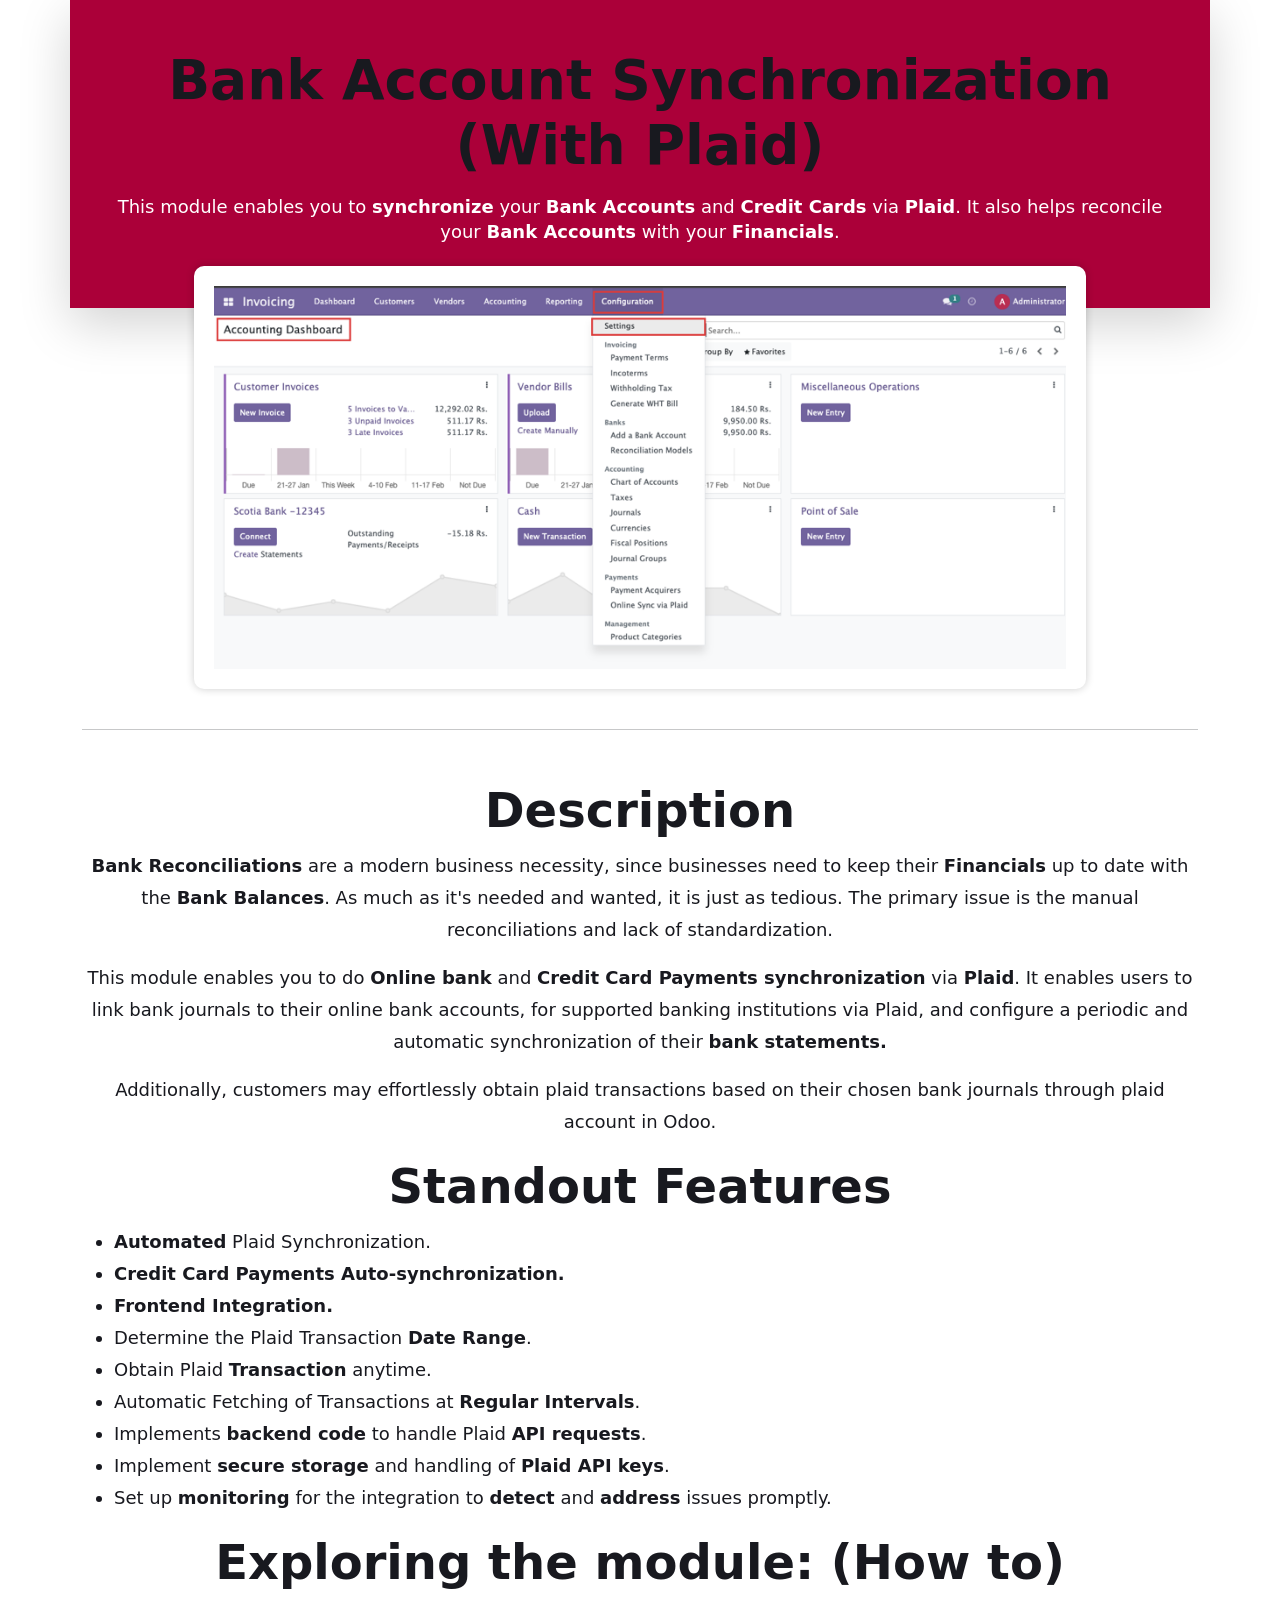
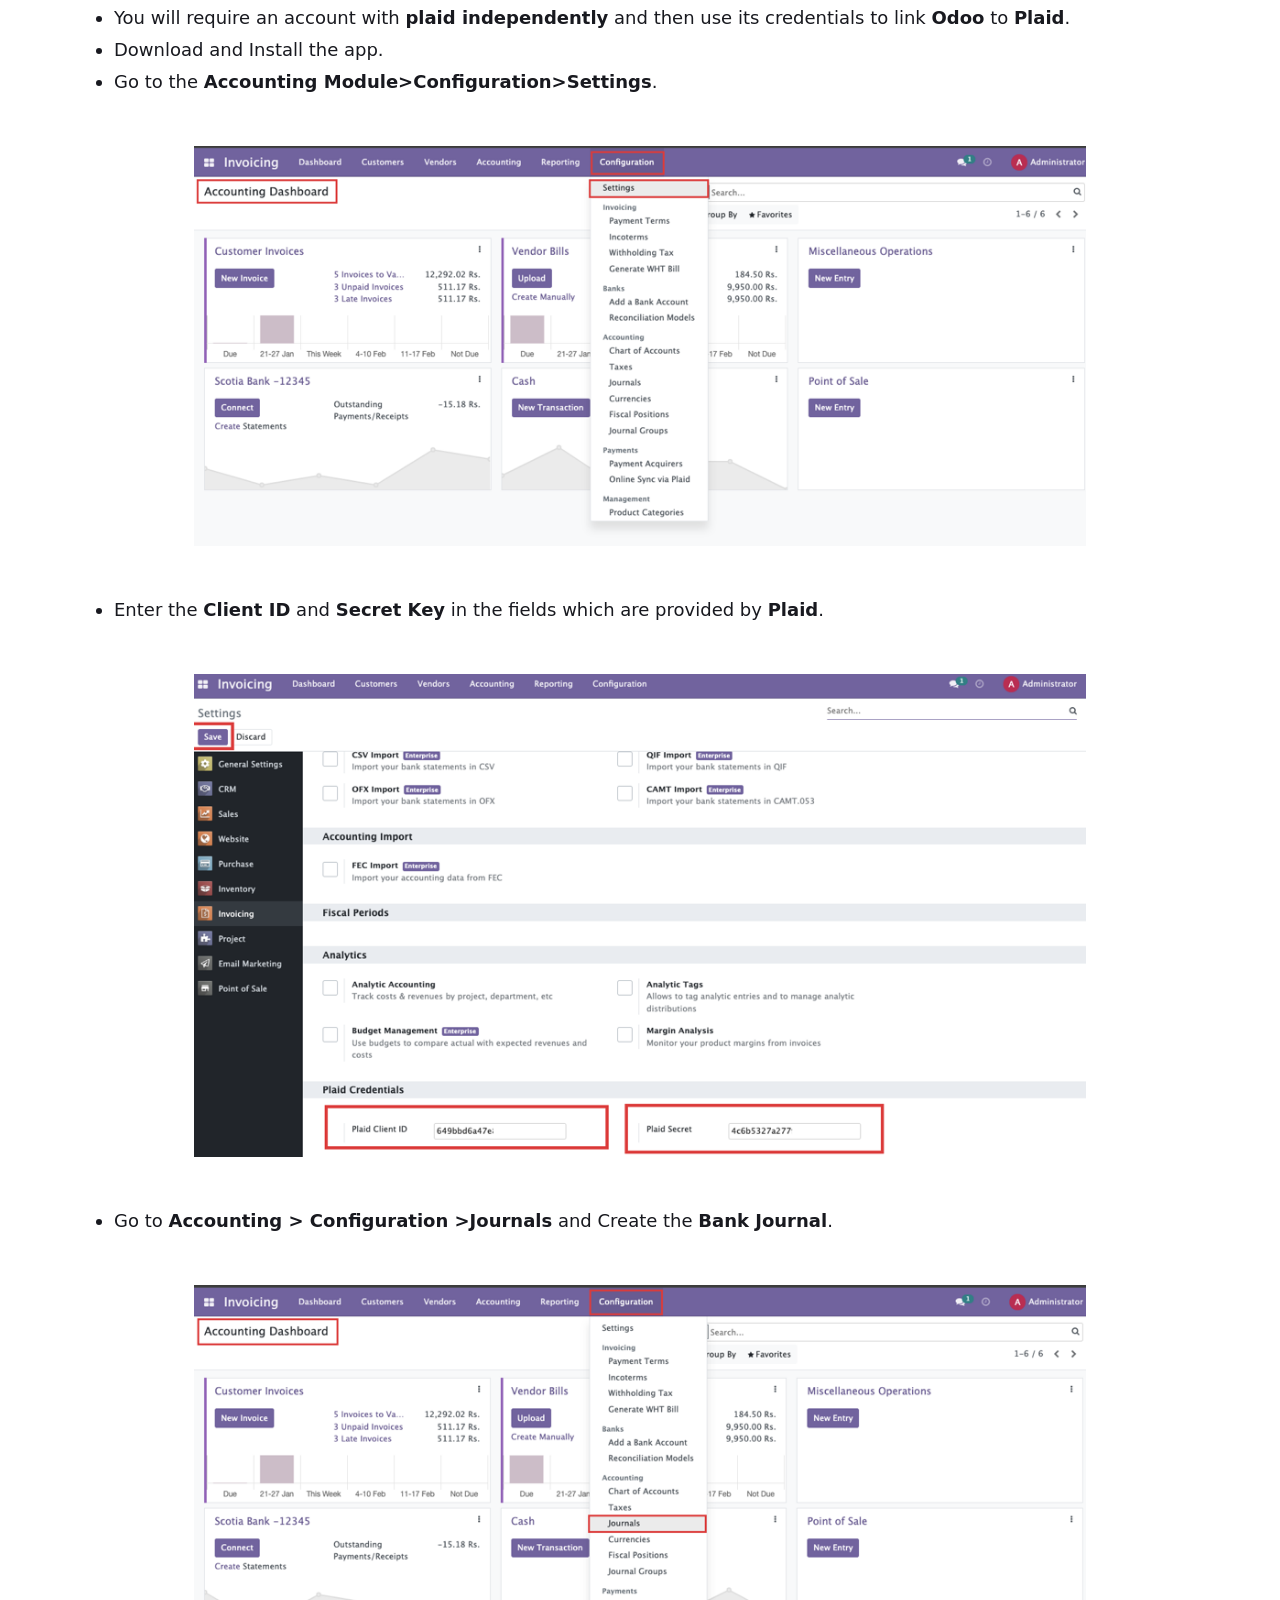
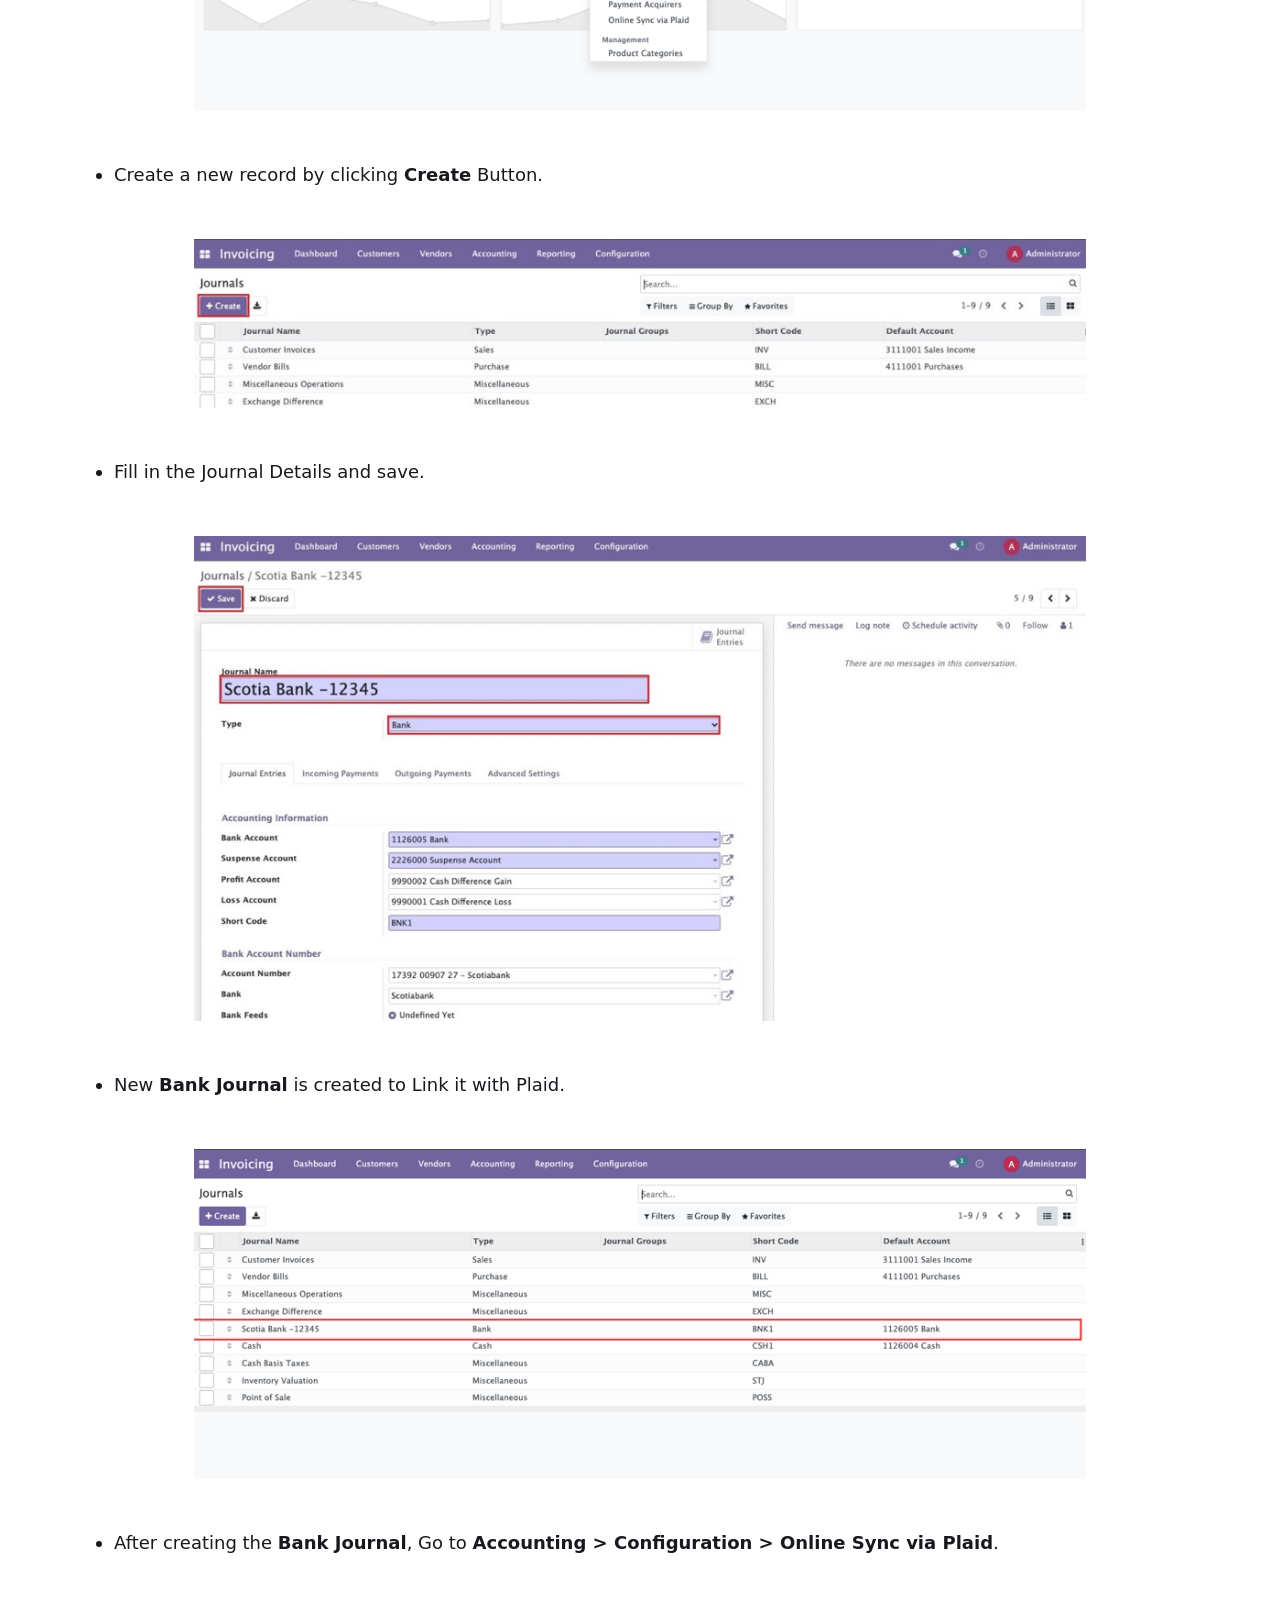
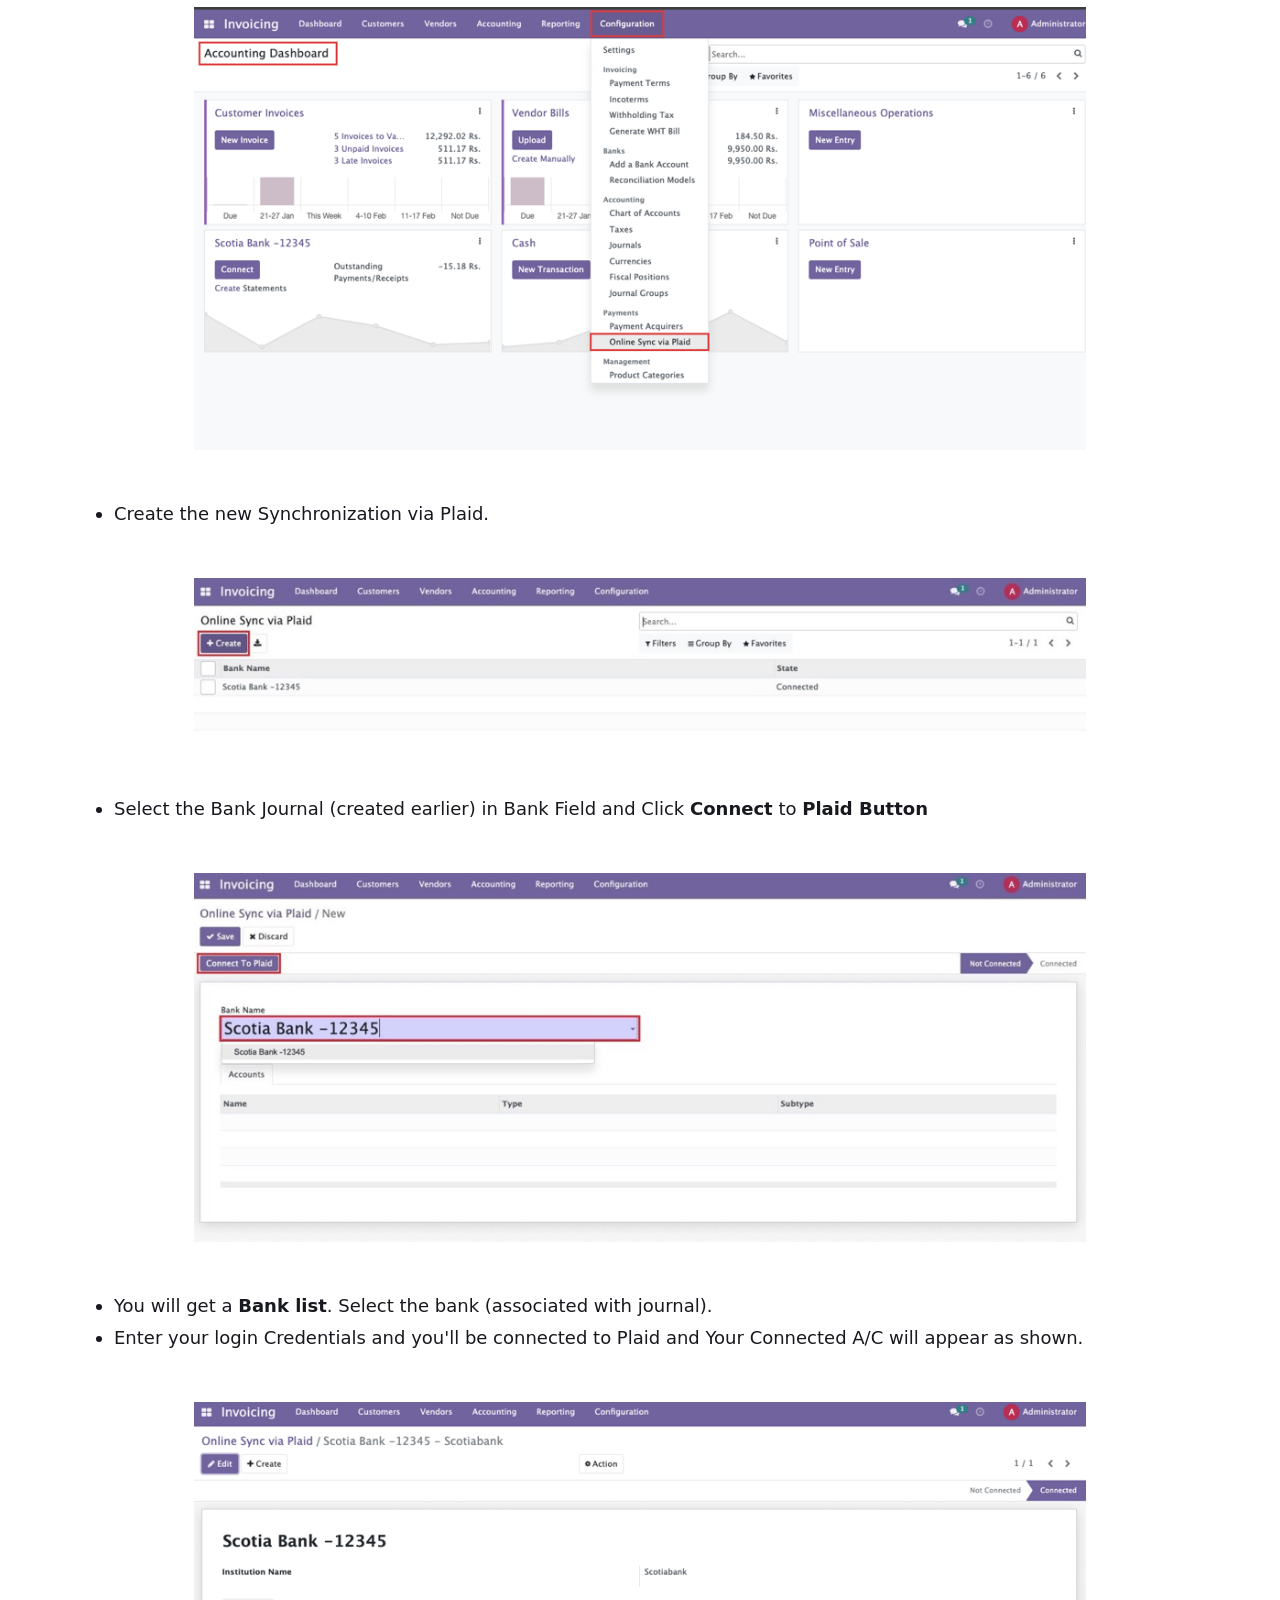
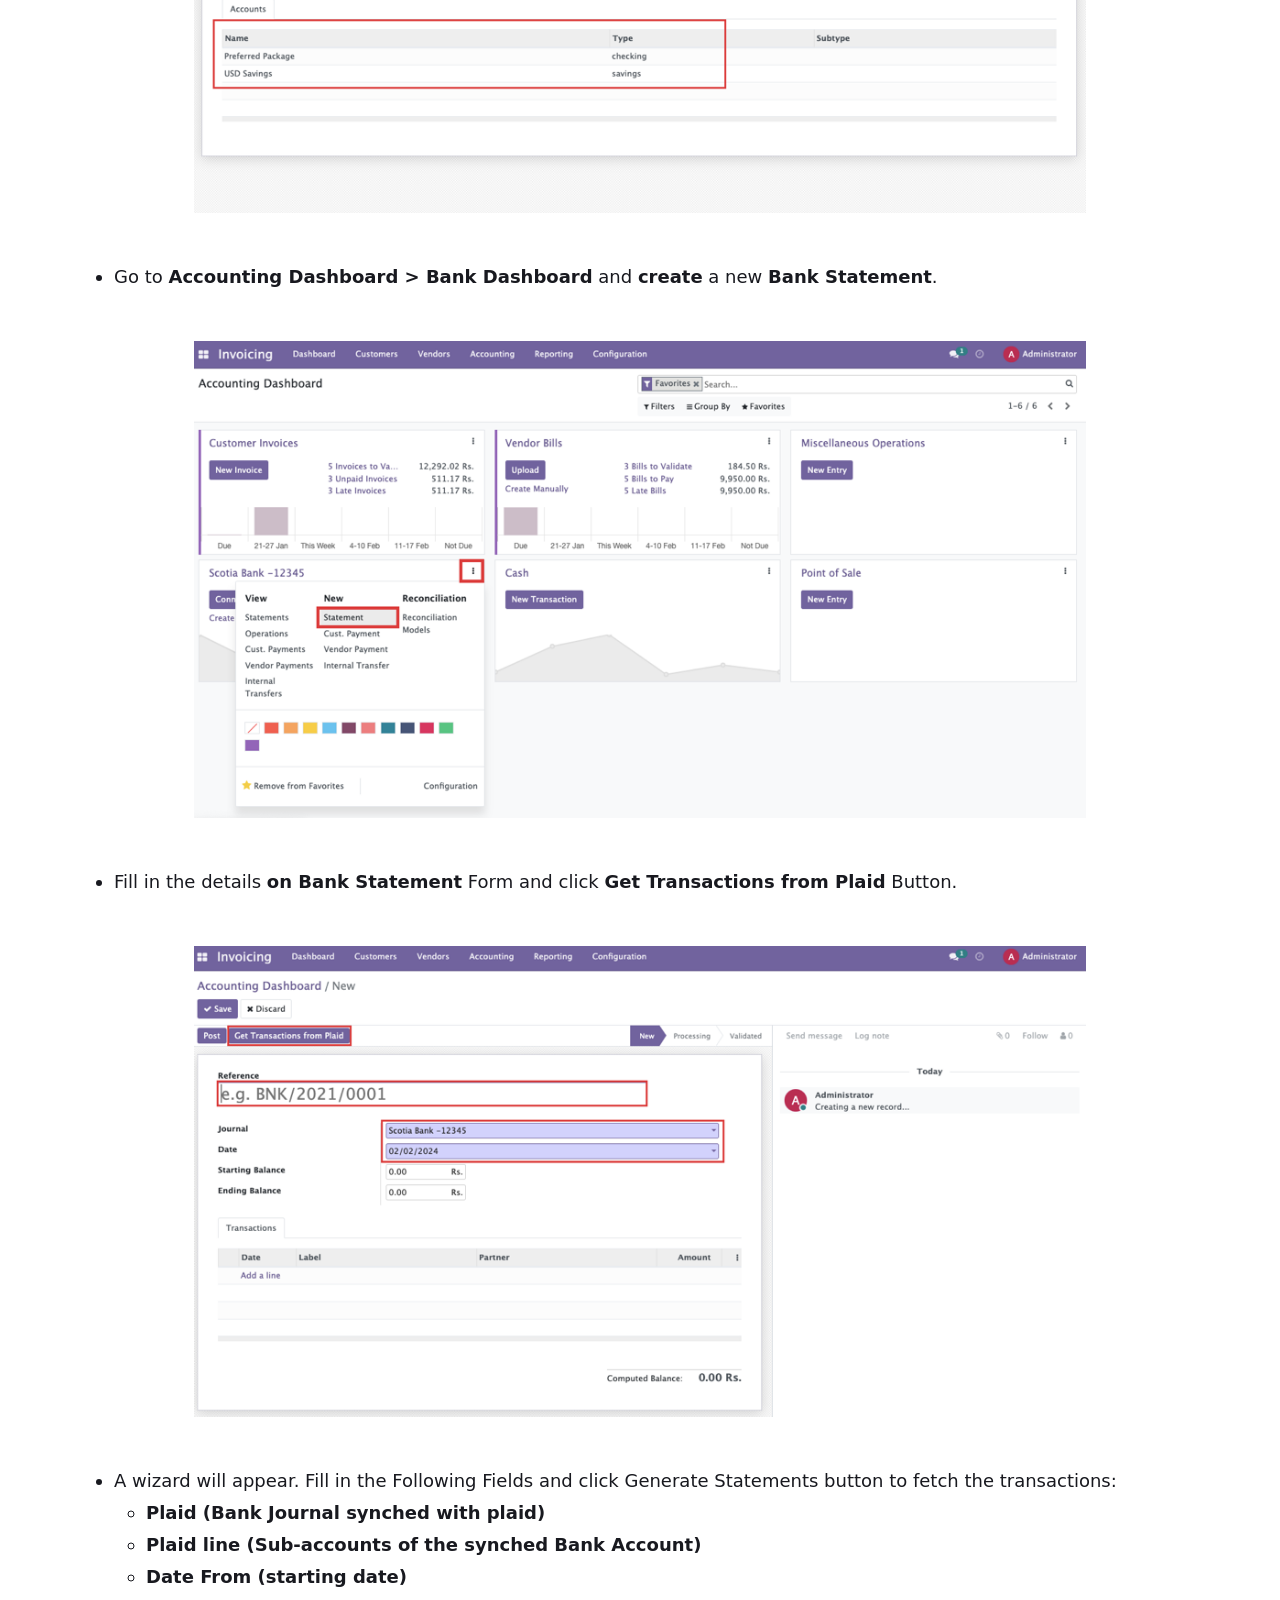
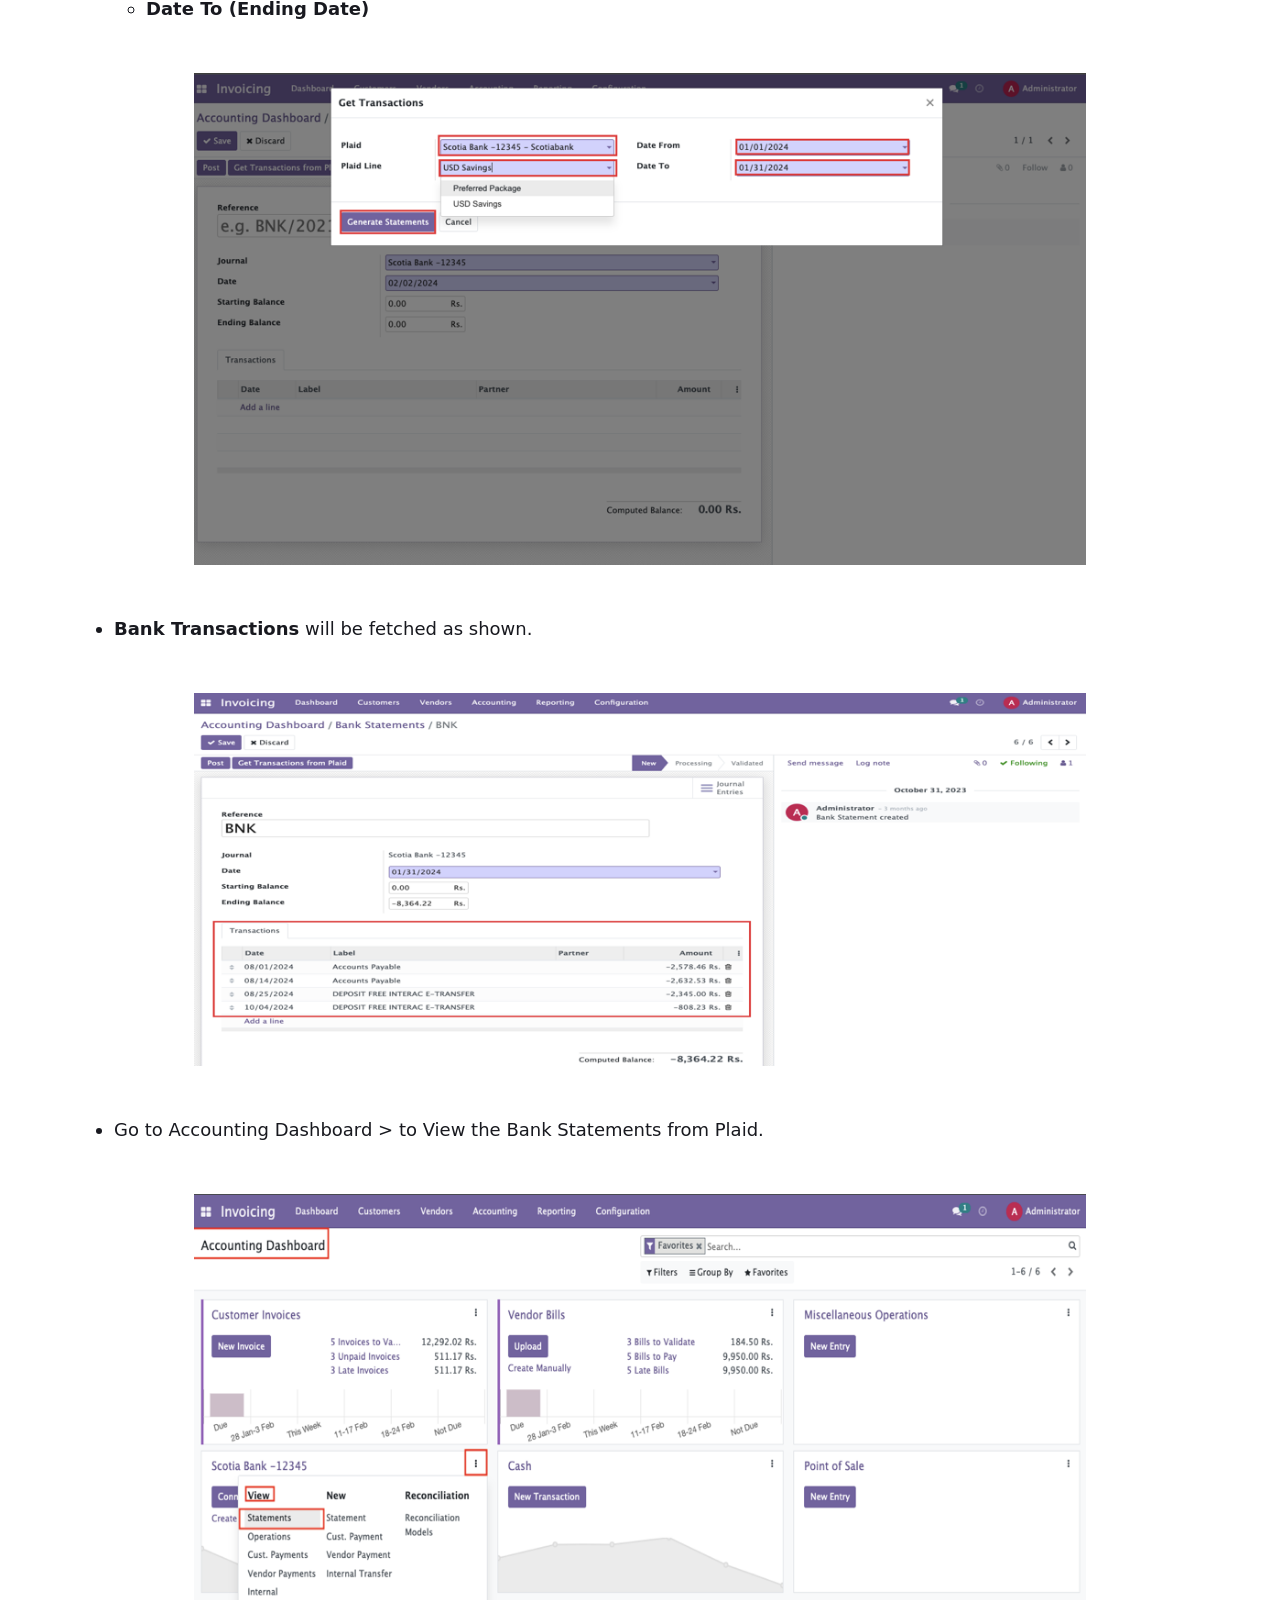
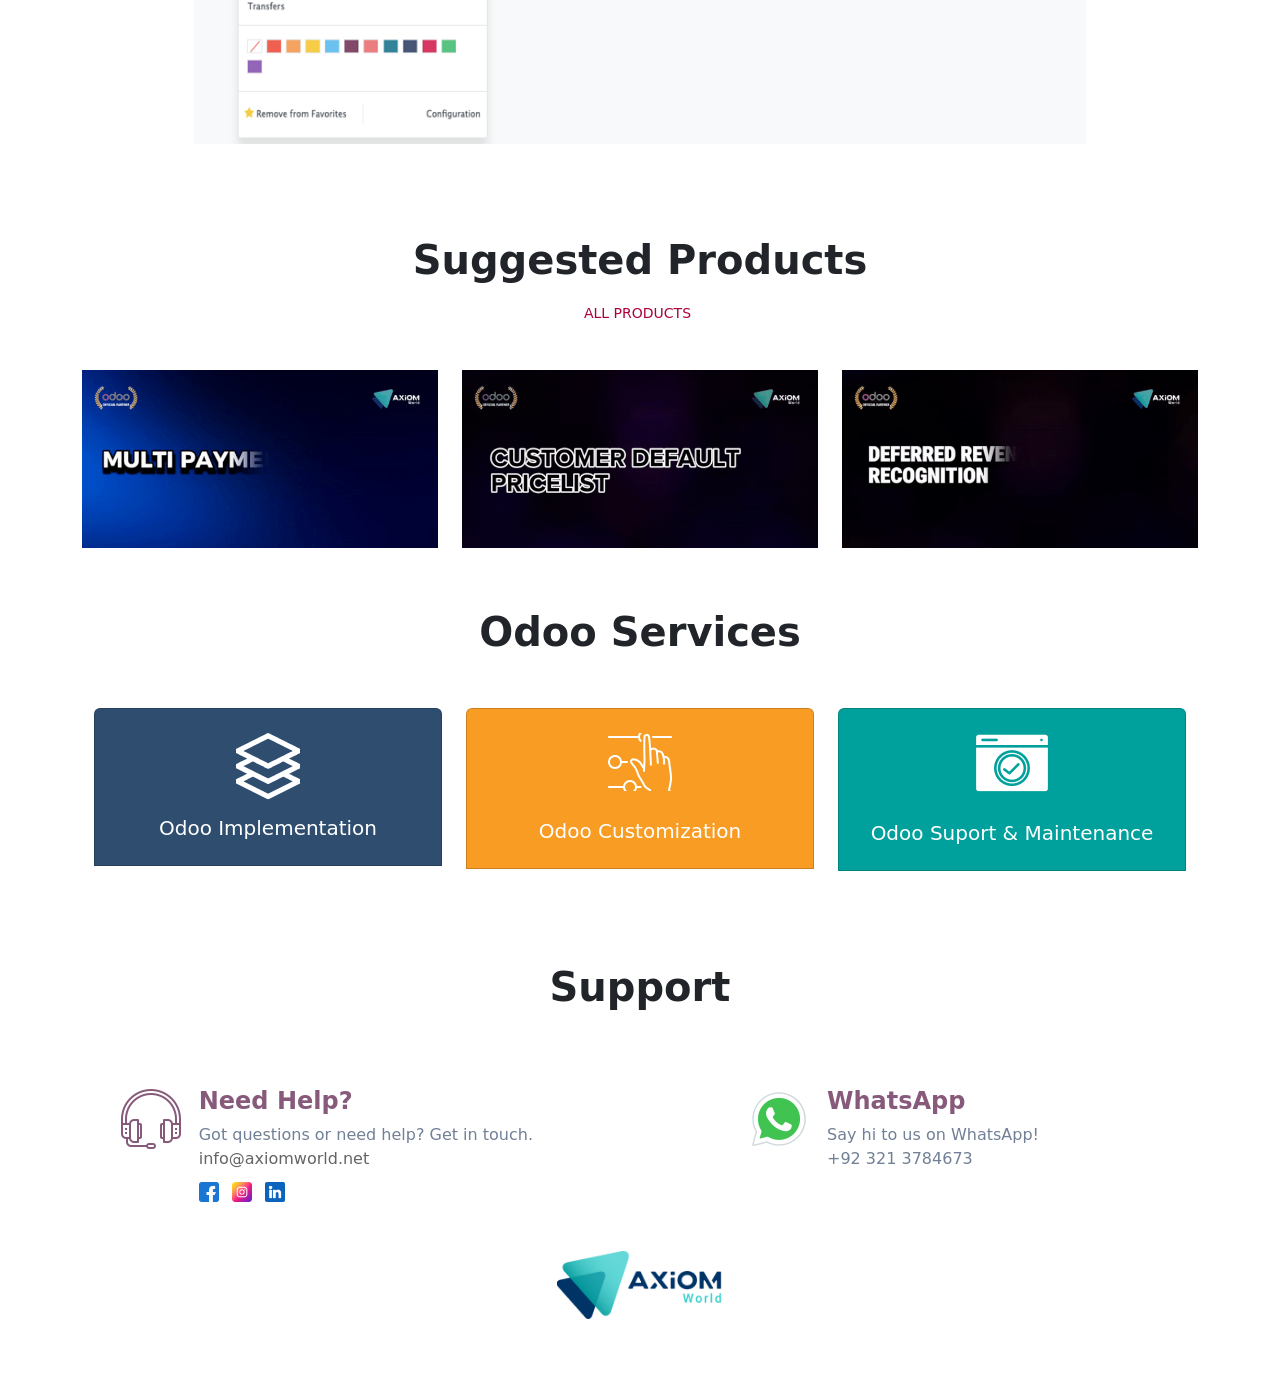
<file: plaid_sync/static/description/index.html>
<!DOCTYPE html>
<html lang="en">

<head>
	<meta charset="UTF-8">
	<meta name="viewport" content="width=device-width, initial-scale=1.0">
	<link href="https://cdn.jsdelivr.net/npm/bootstrap@5.3.3/dist/css/bootstrap.min.css" rel="stylesheet">
	<title>Document</title>
</head>

<body>

	<!-- Banner -->
	<div class="container jumbotron shadow-lg py-5 " style="background-color: #ab0039;">
		<h2 class="text-center d-none d-md-block mb-3"
			style="font-size: 55px;line-height: 65px;color: #18191f;font-weight: 700;margin-bottom: 0px;">
			Bank Account Synchronization (With Plaid)

		</h2>
		<h2 class="text-center d-block d-md-none mb-2"
			style="font-size: 30px;line-height: 35px;color: #18191f;font-weight: 700;margin-bottom: 0px;">
			Bank Account Synchronization (With Plaid)
		</h2>

		<p style="font-size: 18px;line-height: 25px;color: #fff;text-align: center;font-weight: 400;padding: 0 20px;">
			This module enables you to <b>synchronize</b> your <b>Bank Accounts</b> and <b>Credit Cards</b> via
			<b>Plaid</b>. It also helps reconcile your <b>Bank Accounts</b> with your <b>Financials</b>.
		</p>


	</div>
	<div class="container my-md-5">
		<!-- Image Preview -->
		<div class="img-box d-none d-md-block"
			style="width: 100%;max-width: 80%;margin: 0 auto;margin-top: -90px;background-color: #fff;padding: 20px;border-radius: 10px;box-shadow: 0px 0px 8px rgba(0,0,0,0.2);margin-bottom: 40px;">
			<img src="./images/1.png" width="100%" alt="">
		</div>
		<div class="img-box d-block d-md-none"
			style="width: 100%;max-width: 80%;margin: 0 auto;margin-top: -50px;background-color: #fff;padding: 20px;border-radius: 10px;box-shadow: 0px 0px 8px rgba(0,0,0,0.2);margin-bottom: 40px;">
			<img src="./images/1.png" width="100%" alt="">
		</div>
		<hr>
	</div>
	<!-- Content -->
	<div class="container">

		<!-- Description -->
		<div class="description text-center">
			<h2 class="d-none d-md-block" style="font-size: 48px;font-weight: 800;line-height: 64px;color: #18191f;">
				Description</h2>
			<h2 class="d-block d-md-none" style="font-size: 30px;font-weight: 800;line-height: 45px;color: #18191f;">
				Description</h2>
			<p style="font-size: 18px;font-weight: 400;line-height: 32px;color: #18191f;">
				<b>Bank Reconciliations</b> are a modern business necessity, since businesses need to keep their
				<b>Financials</b> up
				to date with the
				<b>Bank Balances</b>. As much as it's needed and wanted, it is just as tedious. The primary issue is the
				manual
				reconciliations
				and lack of standardization.
			</p>
			<p style="font-size: 18px;font-weight: 400;line-height: 32px;color: #18191f;">
				This module enables you to do <b>Online bank</b> and <b>Credit Card Payments synchronization</b> via
				<b>Plaid</b>. It enables
				users to link
				bank journals to their online bank accounts, for supported banking institutions via Plaid, and configure
				a periodic and
				automatic synchronization of their <b>bank statements.</b>
			</p>
			<p style="font-size: 18px;font-weight: 400;line-height: 32px;color: #18191f;">
				Additionally, customers may effortlessly obtain plaid transactions based on their chosen bank journals
				through plaid
				account in Odoo.
			</p>
		</div>
		<!-- How To -->
		<div class="how_to">
			<h2 class="text-center d-none d-md-block"
				style="font-size: 48px;font-weight: 800;line-height: 64px;color: #18191f;">Standout Features</h2>
			<h2 class="text-center d-block d-md-none"
				style="font-size: 30px;font-weight: 800;line-height: 45px;color: #18191f;">Standout Features</h2>
			<ul style="font-size: 18px;font-weight: 400;line-height: 32px;color: #18191f;">
				<li><b>Automated</b> Plaid Synchronization.</li>
				<li><b>Credit Card Payments Auto-synchronization.</b></li>
				<li><b>Frontend Integration.</b></li>
				<li>Determine the Plaid Transaction <b>Date Range</b>.</li>
				<li>Obtain Plaid <b>Transaction</b> anytime.</li>
				<li>Automatic Fetching of Transactions at <b>Regular Intervals</b>.</li>
				<li>Implements <b>backend code</b> to handle Plaid <b>API requests</b>.</li>
				<li>Implement <b>secure storage</b> and handling of <b>Plaid API keys</b>.</li>
				<li>Set up <b>monitoring</b> for the integration to <b>detect</b> and <b>address</b> issues promptly.
				</li>
			</ul>
			<h2 class="text-center d-none d-md-block"
				style="font-size: 48px;font-weight: 800;line-height: 64px;color: #18191f;">Exploring the module:
				(How to)</h2>
			<h2 class="text-center d-block d-md-none"
				style="font-size: 30px;font-weight: 800;line-height: 45px;color: #18191f;">Exploring the module:
				(How to)</h2>
			<ul style="font-size: 18px;font-weight: 400;line-height: 32px;color: #18191f;">
				<li>You will require an account with <b>plaid independently</b> and then use its credentials to link
					<b>Odoo</b> to
					<b>Plaid</b>.
				</li>
				<li>Download and Install the app. </li>
				<li>Go to the <b>Accounting Module>Configuration>Settings</b>.</li>
			</ul>
			<!-- Place Image -->
			<div class="text-center d-none d-md-block my-5">
				<img src="./images/1.png" width="80%" alt="">
			</div>
			<div class="text-center d-block d-md-none my-3">
				<img src="./images/1.png" width="100%" alt="">
			</div>
			<ul style="font-size: 18px;font-weight: 400;line-height: 32px;color: #18191f;">
				<li>Enter the <b>Client ID</b> and <b>Secret Key</b> in the fields which are provided by <b>Plaid</b>.
				</li>
			</ul>
			<div class="text-center d-none d-md-block my-3 my-5">
				<img src="./images/2.png" width="80%" alt="">
			</div>
			<div class="text-center d-block d-md-none my-3">
				<img src="./images/2.png" width="100%" alt="">
			</div>
			<ul style="font-size: 18px;font-weight: 400;line-height: 32px;color: #18191f;">
				<li>Go to <b>Accounting > Configuration >Journals</b> and Create the <b>Bank Journal</b>.</li>
			</ul>
			<div class="text-center d-none d-md-block my-3 my-5">
				<img src="./images/3.png" width="80%" alt="">
			</div>
			<div class="text-center d-block d-md-none my-3">
				<img src="./images/3.png" width="100%" alt="">
			</div>
			<ul style="font-size: 18px;font-weight: 400;line-height: 32px;color: #18191f;">
				<li>Create a new record by clicking <b>Create</b> Button.</li>
			</ul>
			<div class="text-center d-none d-md-block my-3 my-5">
				<img src="./images/4.png" width="80%" alt="">
			</div>
			<div class="text-center d-block d-md-none my-3">
				<img src="./images/4.png" width="100%" alt="">
			</div>
			<ul style="font-size: 18px;font-weight: 400;line-height: 32px;color: #18191f;">
				<li>Fill in the Journal Details and save.</li>
			</ul>
			<div class="text-center d-none d-md-block my-3 my-5">
				<img src="./images/5.png" width="80%" alt="">
			</div>
			<div class="text-center d-block d-md-none my-3">
				<img src="./images/5.png" width="100%" alt="">
			</div>
			<ul style="font-size: 18px;font-weight: 400;line-height: 32px;color: #18191f;">
				<li>New <b>Bank Journal</b> is created to Link it with Plaid.</li>
			</ul>
			<div class="text-center d-none d-md-block my-3 my-5">
				<img src="./images/6.png" width="80%" alt="">
			</div>
			<div class="text-center d-block d-md-none my-3">
				<img src="./images/6.png" width="100%" alt="">
			</div>
			<ul style="font-size: 18px;font-weight: 400;line-height: 32px;color: #18191f;">
				<li>After creating the <b>Bank Journal</b>, Go to <b>Accounting > Configuration > Online Sync via
						Plaid</b>.</li>
			</ul>

			<div class="text-center d-none d-md-block my-3 my-5">
				<img src="./images/7.png" width="80%" alt="">
			</div>
			<div class="text-center d-block d-md-none my-3">
				<img src="./images/7.png" width="100%" alt="">
			</div>
			<ul style="font-size: 18px;font-weight: 400;line-height: 32px;color: #18191f;">
				<li>Create the new Synchronization via Plaid.</li>
			</ul>
			<div class="text-center d-none d-md-block my-3 my-5">
				<img src="./images/8.png" width="80%" alt="">
			</div>
			<div class="text-center d-block d-md-none my-3">
				<img src="./images/8.png" width="100%" alt="">
			</div>
			<ul style="font-size: 18px;font-weight: 400;line-height: 32px;color: #18191f;">
				<li>Select the Bank Journal (created earlier) in Bank Field and Click <b>Connect</b> to <b>Plaid
						Button</b></li>
			</ul>
			<div class="text-center d-none d-md-block my-3 my-5">
				<img src="./images/9.png" width="80%" alt="">
			</div>
			<div class="text-center d-block d-md-none my-3">
				<img src="./images/9.png" width="100%" alt="">
			</div>
			<ul style="font-size: 18px;font-weight: 400;line-height: 32px;color: #18191f;">
				<li>You will get a <b>Bank list</b>. Select the bank (associated with journal).</li>
				<li>Enter your login Credentials and you'll be connected to Plaid and Your Connected A/C will appear as
					shown. </li>
			</ul>
			<div class="text-center d-none d-md-block my-3 my-5">
				<img src="./images/10.png" width="80%" alt="">
			</div>
			<div class="text-center d-block d-md-none my-3">
				<img src="./images/10.png" width="100%" alt="">
			</div>
			<ul style="font-size: 18px;font-weight: 400;line-height: 32px;color: #18191f;">
				<li>Go to <b>Accounting Dashboard > Bank Dashboard</b> and <b>create</b> a new <b>Bank Statement</b>.
				</li>
			</ul>
			<div class="text-center d-none d-md-block my-3 my-5">
				<img src="./images/11.png" width="80%" alt="">
			</div>
			<div class="text-center d-block d-md-none my-3">
				<img src="./images/11.png" width="100%" alt="">
			</div>
			<ul style="font-size: 18px;font-weight: 400;line-height: 32px;color: #18191f;">
				<li>Fill in the details <b>on Bank Statement</b> Form and click <b>Get Transactions from Plaid</b>
					Button.
				</li>
			</ul>
			<div class="text-center d-none d-md-block my-3 my-5">
				<img src="./images/12.png" width="80%" alt="">
			</div>
			<div class="text-center d-block d-md-none my-3">
				<img src="./images/12.png" width="100%" alt="">
			</div>
			<ul style="font-size: 18px;font-weight: 400;line-height: 32px;color: #18191f;">
				<li>A wizard will appear. Fill in the Following Fields and click Generate Statements button to fetch the
					transactions:
					<ul>
						<li style="font-weight: bold;">Plaid (Bank Journal synched with plaid)</li>
						<li style="font-weight: bold;">Plaid line (Sub-accounts of the synched Bank Account)</li>
						<li style="font-weight: bold;">Date From (starting date)</li>
						<li style="font-weight: bold;">Date To (Ending Date)</li>
					</ul>
				</li>
			</ul>
			<div class="text-center d-none d-md-block my-3 my-5">
				<img src="./images/13.png" width="80%" alt="">
			</div>
			<div class="text-center d-block d-md-none my-3">
				<img src="./images/13.png" width="100%" alt="">
			</div>
			<ul style="font-size: 18px;font-weight: 400;line-height: 32px;color: #18191f;">
				<li><b>Bank Transactions</b> will be fetched as shown.
				</li>
			</ul>
			<div class="text-center d-none d-md-block my-3 my-5">
				<img src="./images/14.png" width="80%" alt="">
			</div>
			<div class="text-center d-block d-md-none my-3">
				<img src="./images/14.png" width="100%" alt="">
			</div>
			<ul style="font-size: 18px;font-weight: 400;line-height: 32px;color: #18191f;">
				<li>Go to Accounting Dashboard > to View the Bank Statements from Plaid.
				</li>
			</ul>
			<div class="text-center d-none d-md-block my-3 my-5">
				<img src="./images/15.png" width="80%" alt="">
			</div>
			<div class="text-center d-block d-md-none my-3">
				<img src="./images/15.png" width="100%" alt="">
			</div>

			<!-- Suggested Products -->
			<h3 class="text-center pt-3 pt-md-5 pb-0 pb-md-2 d-none d-md-block"
				style="font-size: 40px;font-weight: 700;line-height: 40px;">Suggested Products</h3>
			<h3 class="text-center pt-3 pt-md-5 pb-0 pb-md-2 d-block d-md-none"
				style="font-size: 30px;font-weight: 700;line-height: 40px;">Suggested Products</h3>
			<p class="text-center my-1 my-md-3"
				style="text-transform: uppercase;font-size: 14px;font-weight: 500;line-height: 18px;color: #AB0039;">All
				Products <i class="fa fa-chevron-right" style="font-weight: 400;margin-left: 5px;"></i></p>

			<!-- Carousel Wrapper -->
			<div id="axiom-suggested-products" class="carousel slide carousel-multi-item mt-3 mt-md-5 px-3 px-md-0"
				data-ride="carousel">

				<!-- Controls -->
				<a class="carousel-control-prev" href="#axiom-suggested-products" data-bs-slide="prev"
					style=" margin-left:-30px;   width:35px;  color:#000">
					<span class="carousel-control-prev-icon"><i class="fa fa-chevron-left"
							style="font-size:24px;font-weight: 400;"></i></span>
				</a>

				<a class="carousel-control-next" href="#axiom-suggested-products" data-bs-slide="next"
					style="margin-right:-30px; width:35px; color:#000">
					<span class="carousel-control-next-icon"><i class="fa fa-chevron-right"
							style="font-size:24px;font-weight: 400;"></i></span>
				</a>
				<!-- Controls End -->

				<!-- Slides -->
				<div class="carousel-inner" role="listbox">

					<!-- First slide -->
					<div class="carousel-item active">

						<div class="row">

							<div class="col-md-4">
								<a href="/apps/modules/15.0/multi_payments/" target="_blank">
									<img src="./images/account_multi_payment.gif" width="100%">
								</a>
							</div>

							<div class="col-md-4 d-none d-md-block">
								<a href="/apps/modules/13.0/default_customer_pricelist/" target="_blank">
									<img src="./images/customer_default_pricellist.gif" width="100%">
								</a>
							</div>

							<div class="col-md-4 d-none d-md-block">
								<a href="/apps/modules/14.0/deferred_revenues_recognition/" target="_blank">
									<img src="./images/defered_revenue.gif" width="100%">
								</a>
							</div>

						</div>

					</div>
					<!-- First slide End -->

					<!-- Second slide -->
					<div class="carousel-item">

						<div class="row">

							<div class="col-md-4">
								<a href="/apps/modules/14.0/webp_convertor/" target="_blank">
									<img src="./images/ecommerce.gif" width="100%">
								</a>
							</div>

							<div class="col-md-4 d-none d-md-block">
								<a href="/apps/modules/15.0/exchange_rate_conversion/" target="_blank">
									<img src="./images/exchange_rate.gif" width="100%">
								</a>
							</div>

							<div class="col-md-4 d-none d-md-block">
								<a href="/apps/modules/15.0/account_WHT/" target="_blank">
									<img src="./images/with_holding_tax.gif" width="100%">
								</a>
							</div>

						</div>

					</div>

				</div>
				<!-- Second slide End -->
			</div>
			<!-- Slides End -->
		</div>
		<!-- Carousel Wrapper End -->
		<!-- Suggested Products End -->

		<!-- Odoo Services -->
		<h3 class="text-center pt-5 mt-3 pb-2" style="font-size: 40px;font-weight: 700;line-height: 40px;">Odoo Services
		</h3>

		<div class="container">
			<!-- Row -->
			<div class="row my-5">
				<div class="col-lg-4 col-md-4 col-sm-12 text-center text-white border-0 mb-3 mb-md-0">
					<div class="card pt-4"
						style="background-color: #2F4E6F;border-bottom-left-radius: 0px;border-bottom-right-radius: 0px;">
						<div class="card-img">
							<img src="./images/layers.png" />
						</div>
						<div class="card-body" style="background-color: transparent !important">
							<h4 style="font-size: 20px;font-weight: 400;line-height: 25px;color: #fff;">Odoo
								Implementation
							</h4>
						</div>
					</div>
				</div>
				<div class="col-lg-4 col-md-4 col-sm-12 text-center text-white border-0 mb-3 mb-md-0">
					<div class="card pt-4"
						style="background-color: #F89C24;border-bottom-left-radius: 0px;border-bottom-right-radius: 0px;">
						<div class="card-img" style="margin-bottom: 12px;">
							<img src="./images/customize.png" />
						</div>
						<div class="card-body" style="background-color: transparent !important">
							<h4 style="font-size: 20px;font-weight: 400;line-height: 25px;color: #fff;">Odoo
								Customization
							</h4>
						</div>
					</div>
				</div>
				<div class="col-lg-4 col-md-4 col-sm-12 text-center text-white border-0">
					<div class="card pt-4"
						style="background-color: #00A09D;border-bottom-left-radius: 0px;border-bottom-right-radius: 0px;">
						<div class="card-img" style="margin-bottom: 12px;">
							<img src="./images/implement.png" />
						</div>
						<div class="card-body" style="background-color: transparent !important">
							<h4 style="font-size: 20px;font-weight: 400;line-height: 25px;color: #fff;">Odoo Suport &
								Maintenance</h4>
						</div>
					</div>
				</div>
			</div>
		</div>
		<!-- Odoo Services End -->

	</div>

	<!-- Odoo support Start-->

	<div class="container">

		<h3 class="text-center pt-lg-5 mt-3 pb-4 " style="font-size: 40px;font-weight: 700;line-height: 40px; ">
			Support
		</h3>

		<!-- row -->
		<div class="row justify-content-center">
			<div class="col-md-5  col-lg-5 ">
				<div class="my-md-5  my-2  d-flex  flex-row-reverse ">
					<div class="text ms-3">
						<h4 style="color: #875A7B; font-weight: 700;">Need Help?</h4>
						<p style="color: #718096; margin: 0;">Got questions or need help? Get in touch.</p>
						<p class="mb-2"><a href="mailto:info@axiomworld.net" class="text-decoration-none"
								style="color: #646464;">info@axiomworld.net</a></p>
						<div class="mb-md-0 mb-4 ">
							<a href="https://www.facebook.com/axiomworldltd"><img src="./images/facebook.png"
									width="20px" class="me-2 " /></a>
							<a href="https://www.instagram.com/axiomworld1/"><img src="./images/instagram.png"
									width="20px" class="me-2 " /></a>
							<a href="https://www.linkedin.com/company/axiom-world"><img src="./images/linkedin.png"
									width="20px" class="me-2 " /></a>
						</div>
					</div>
					<div class="icon">
						<img src="./images/need_icon.png" />
					</div>
				</div>
			</div>
			<div class="col-lg-2 d-md-none  d-lg-block "></div>
			<div class="col-md-5 col-lg-5  d-flex justify-content-md-start ">
				<div class="my-md-5 my-2 d-flex  flex-row-reverse  ">
					<div class="text ms-3">
						<h4 style="color: #875A7B; font-weight: 700;">WhatsApp</h4>
						<p style="color: #718096; margin: 0;">Say hi to us on WhatsApp!</p>
						<p style="color: #718096; margin: 0;">+92 321 3784673</p>
					</div>
					<div class="icon">
						<img src="./images/whatsapp_logo.png" />
					</div>
				</div>
			</div>
			<!-- Odoo support End-->
		</div>
		<!-- row -->
		<div class="row justify-content-center" style="margin-bottom: 80px">
			<div class="col-md-2 d-flex  justify-content-center ">
				<a href="https://axiomworld.net/"><img src="./images/axiom_logo.png" class="img-fluid " /></a>
			</div>
		</div>
	</div>

	<script src="https://cdn.jsdelivr.net/npm/bootstrap@5.3.3/dist/js/bootstrap.bundle.min.js"
		integrity="sha384-YvpcrYf0tY3lHB60NNkmXc5s9fDVZLESaAA55NDzOxhy9GkcIdslK1eN7N6jIeHz"
		crossorigin="anonymous"></script>
</body>

</html>
</file>
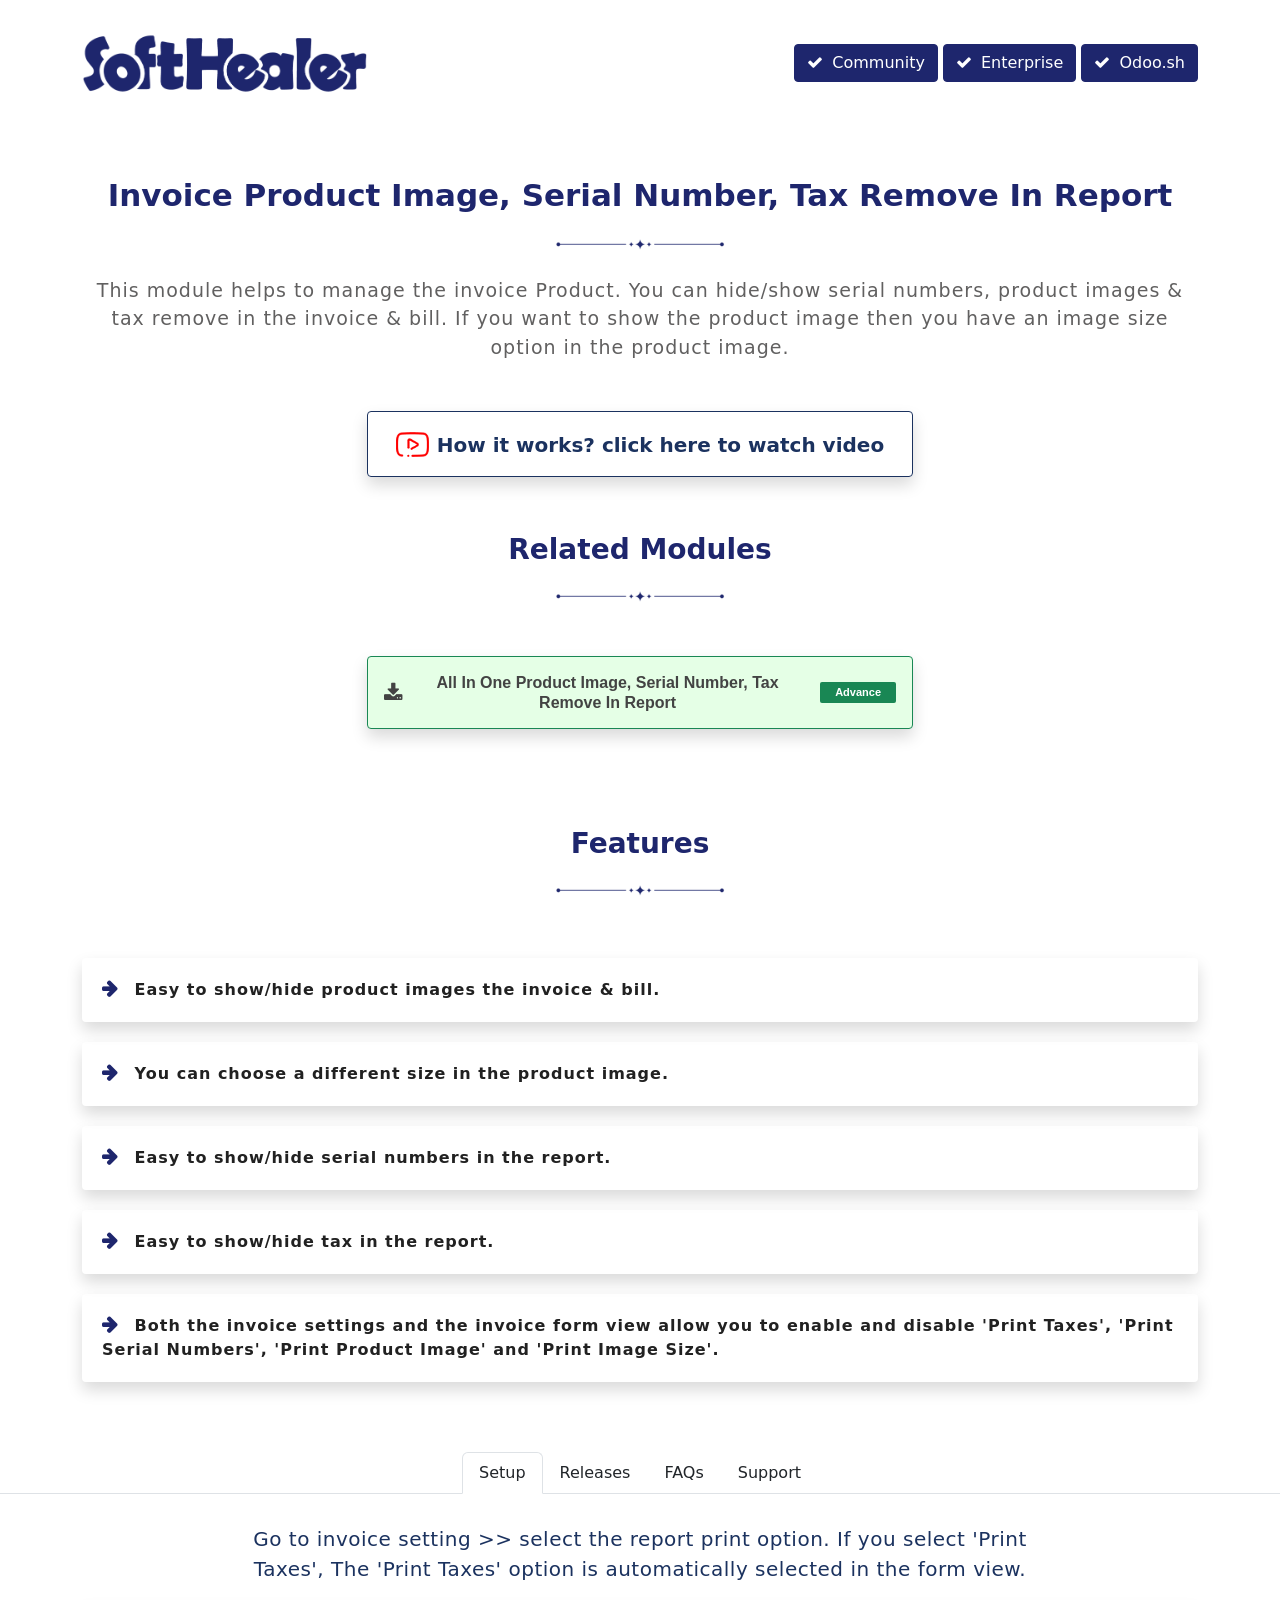
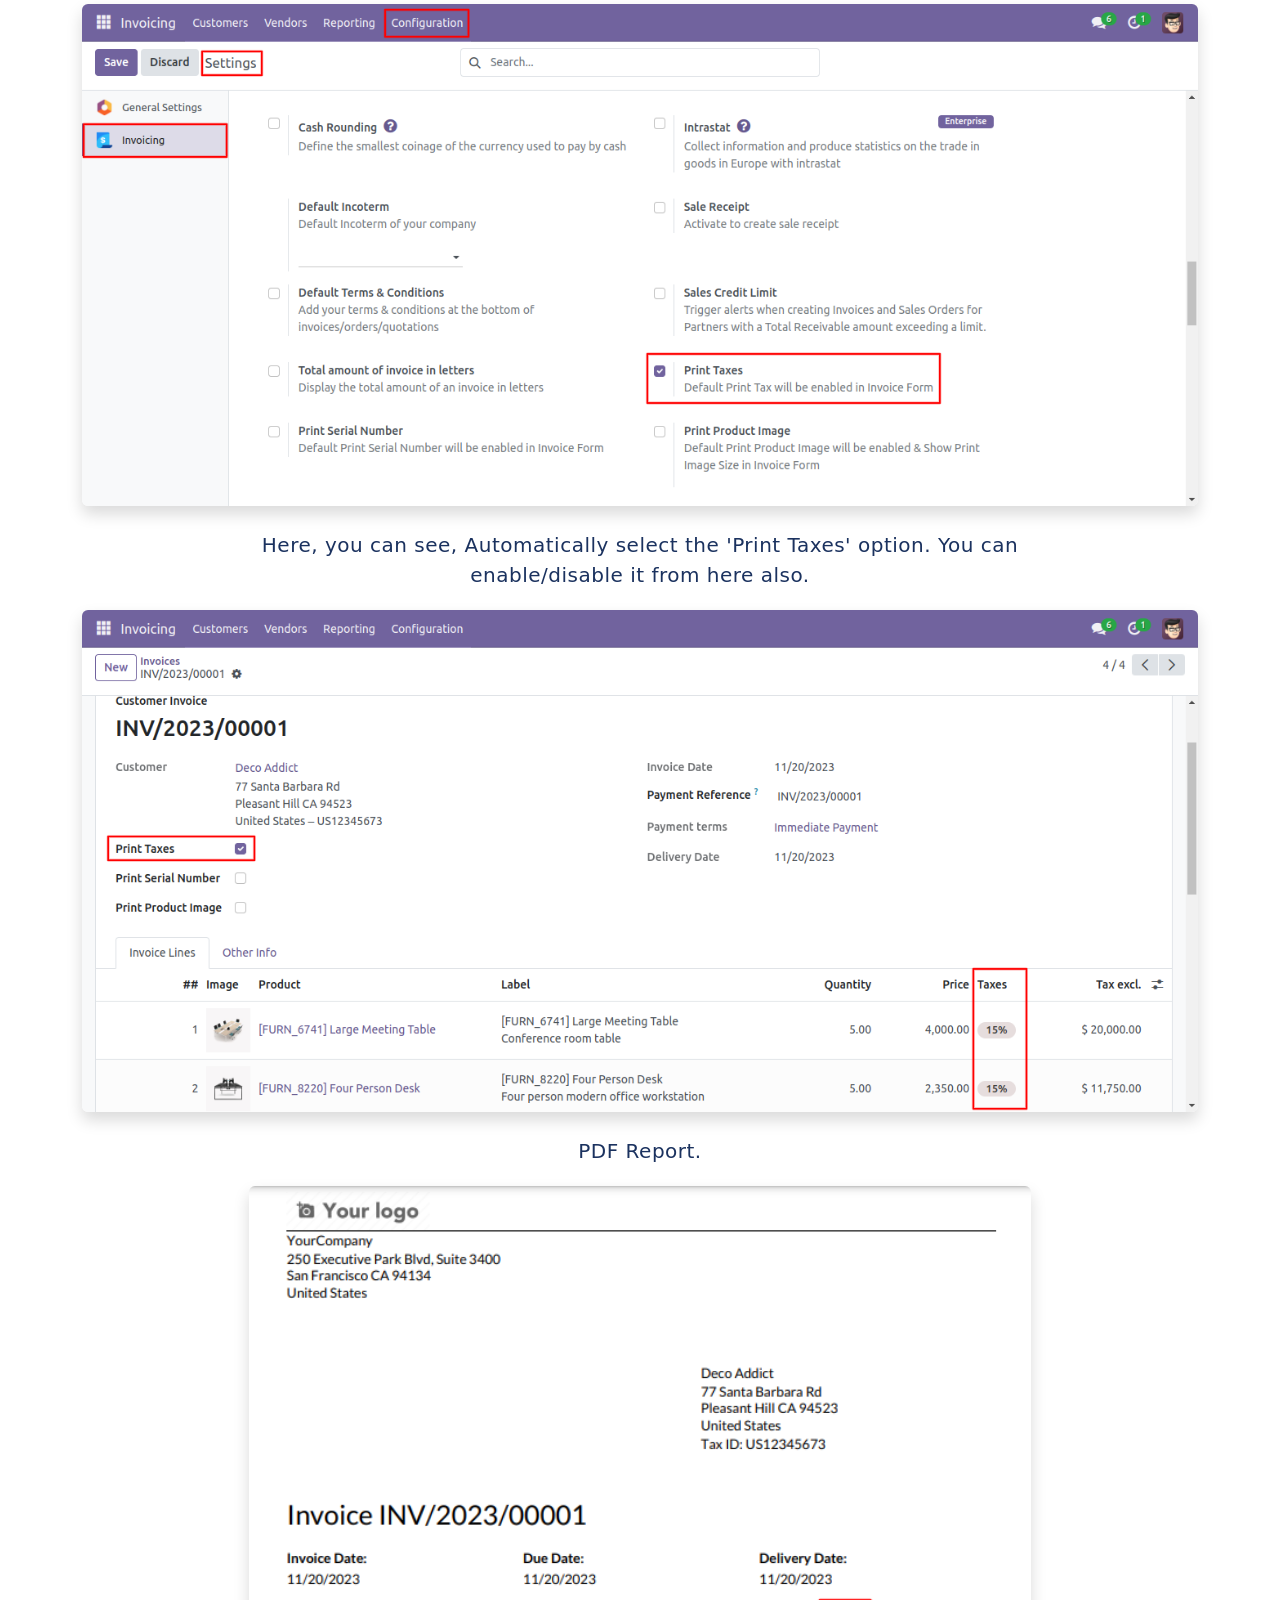
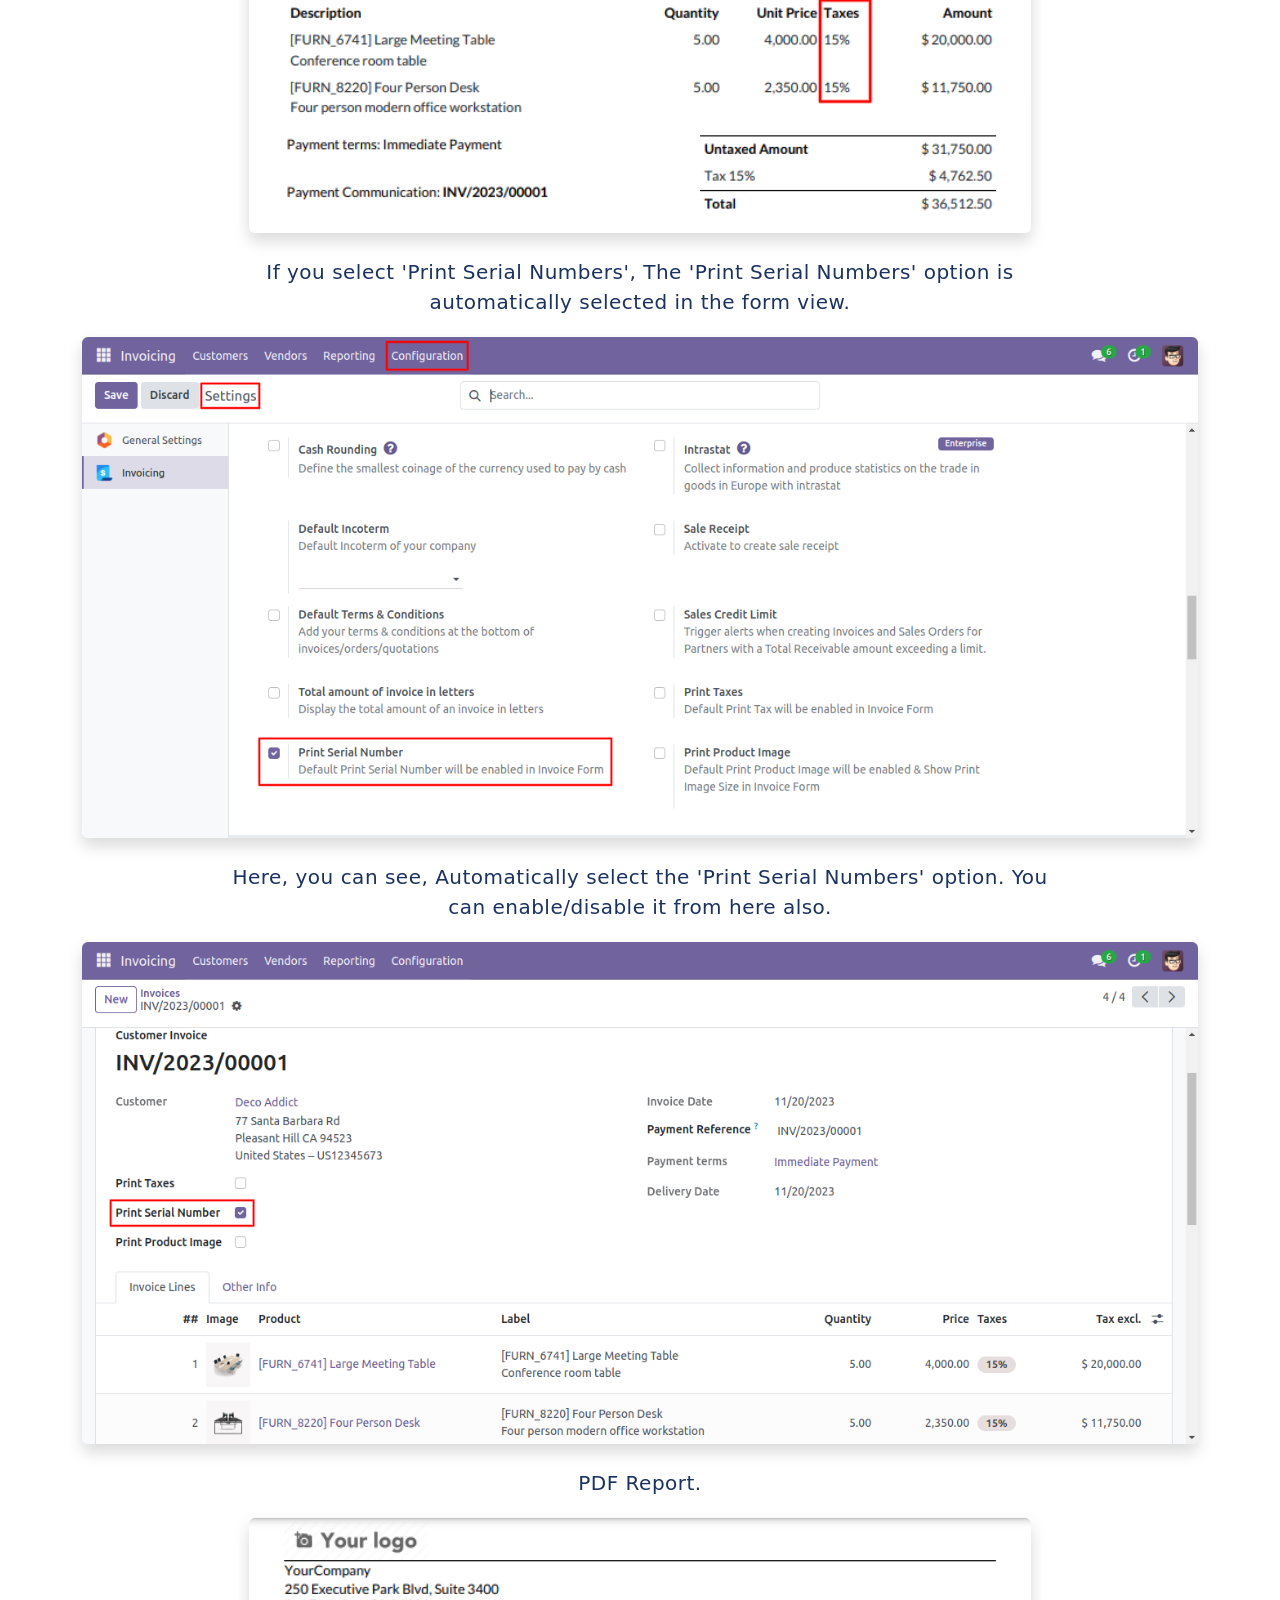
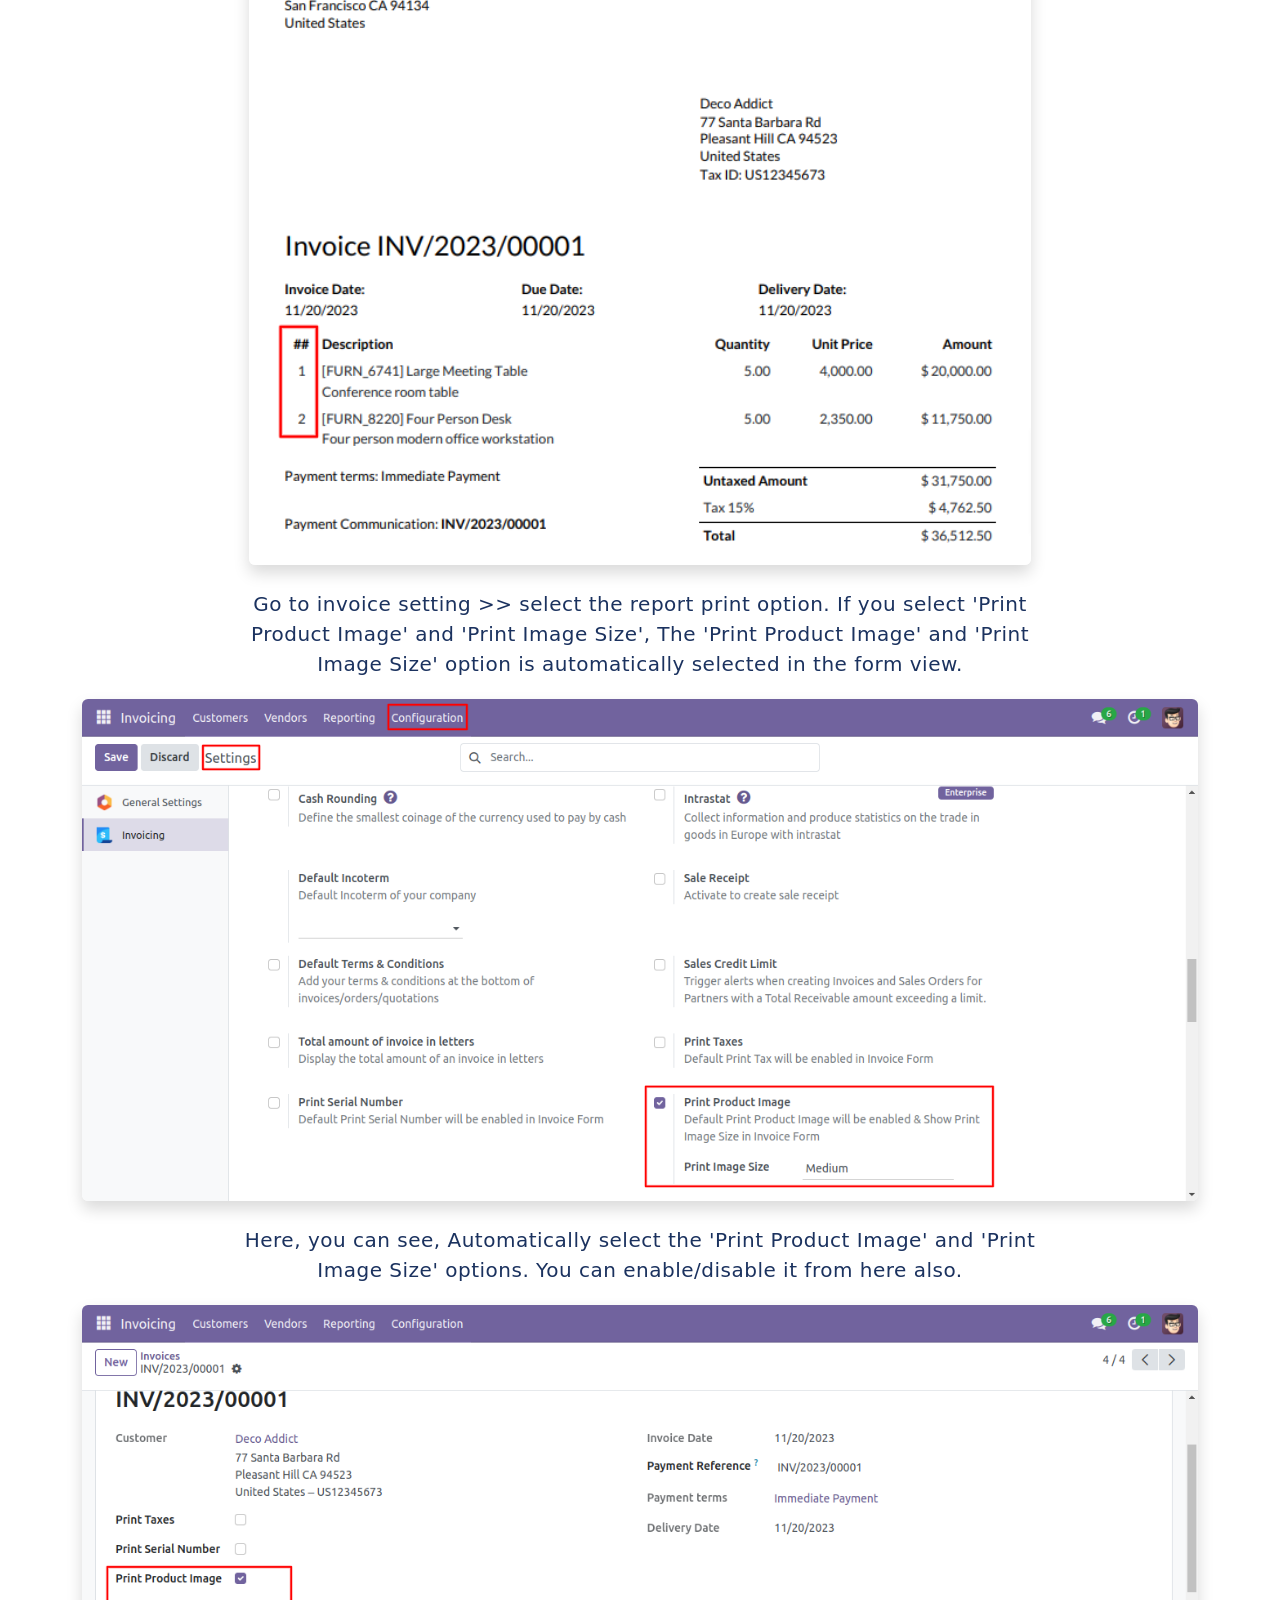
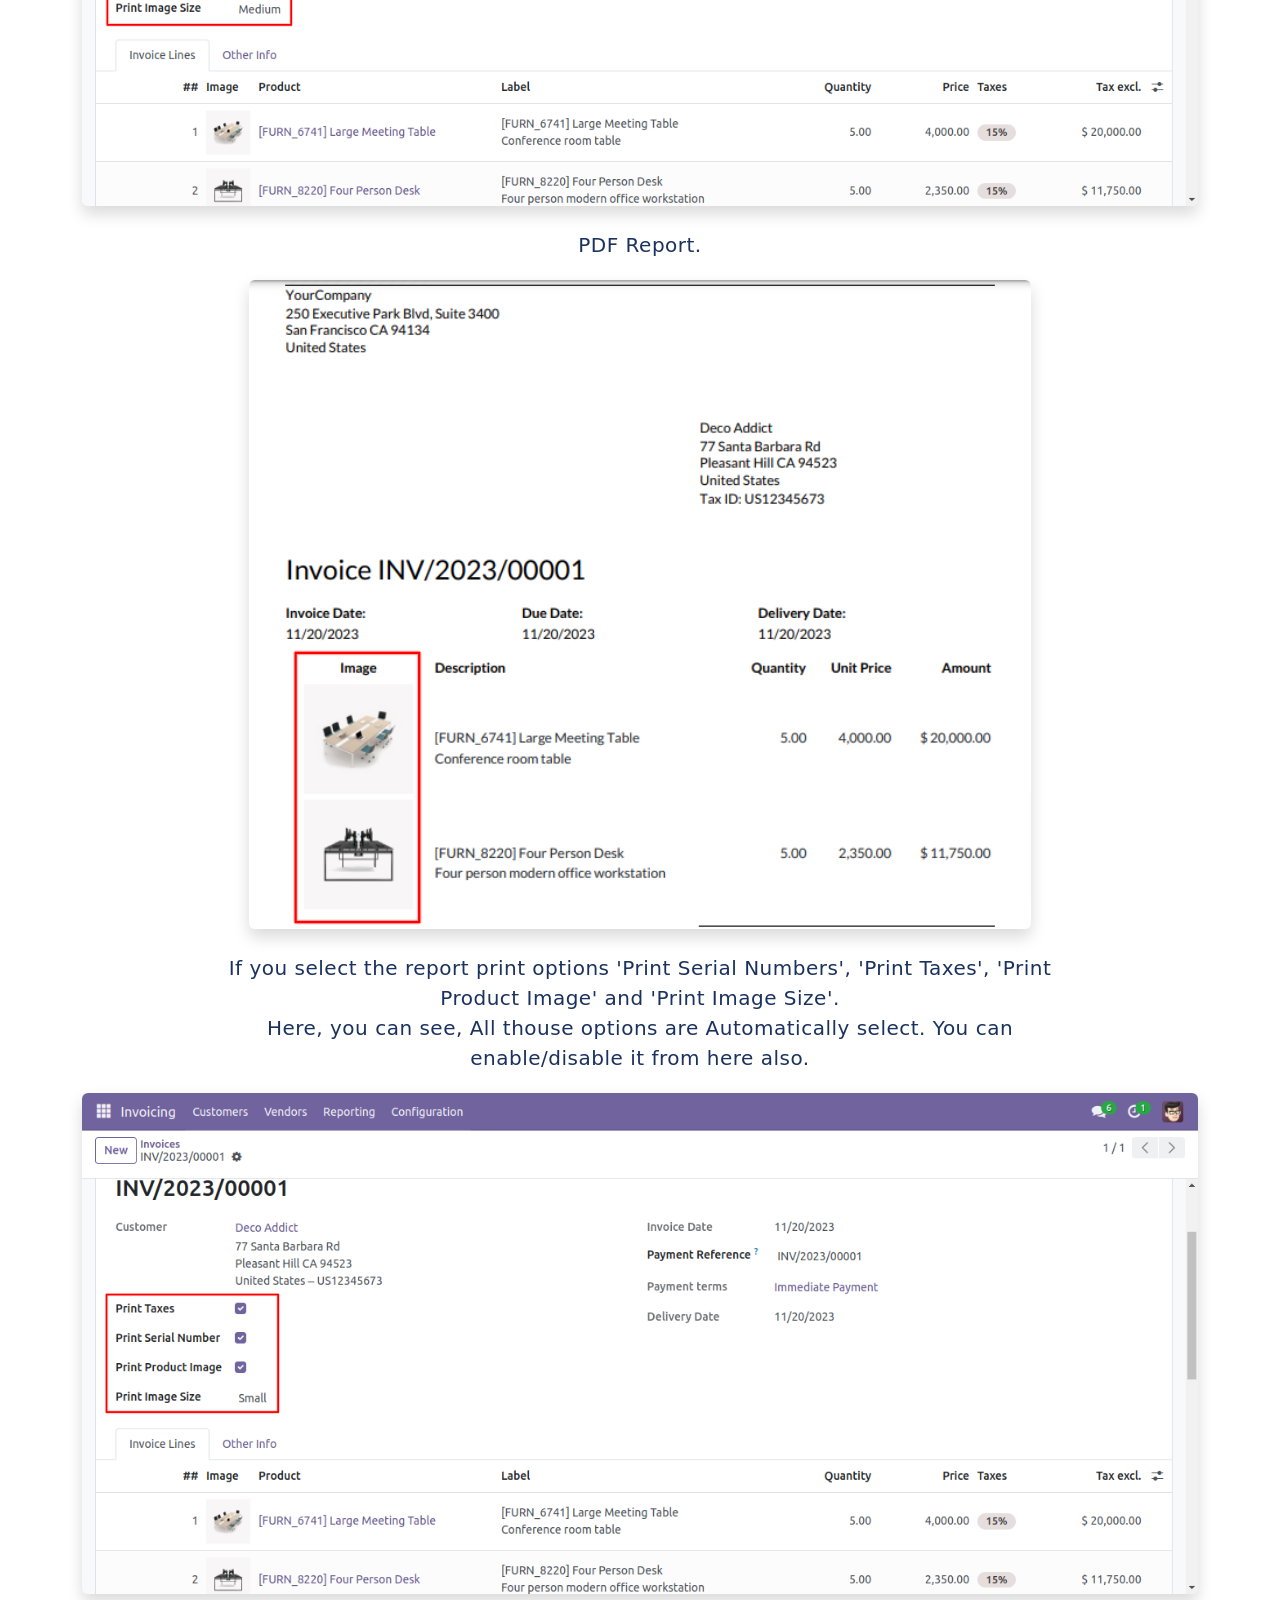
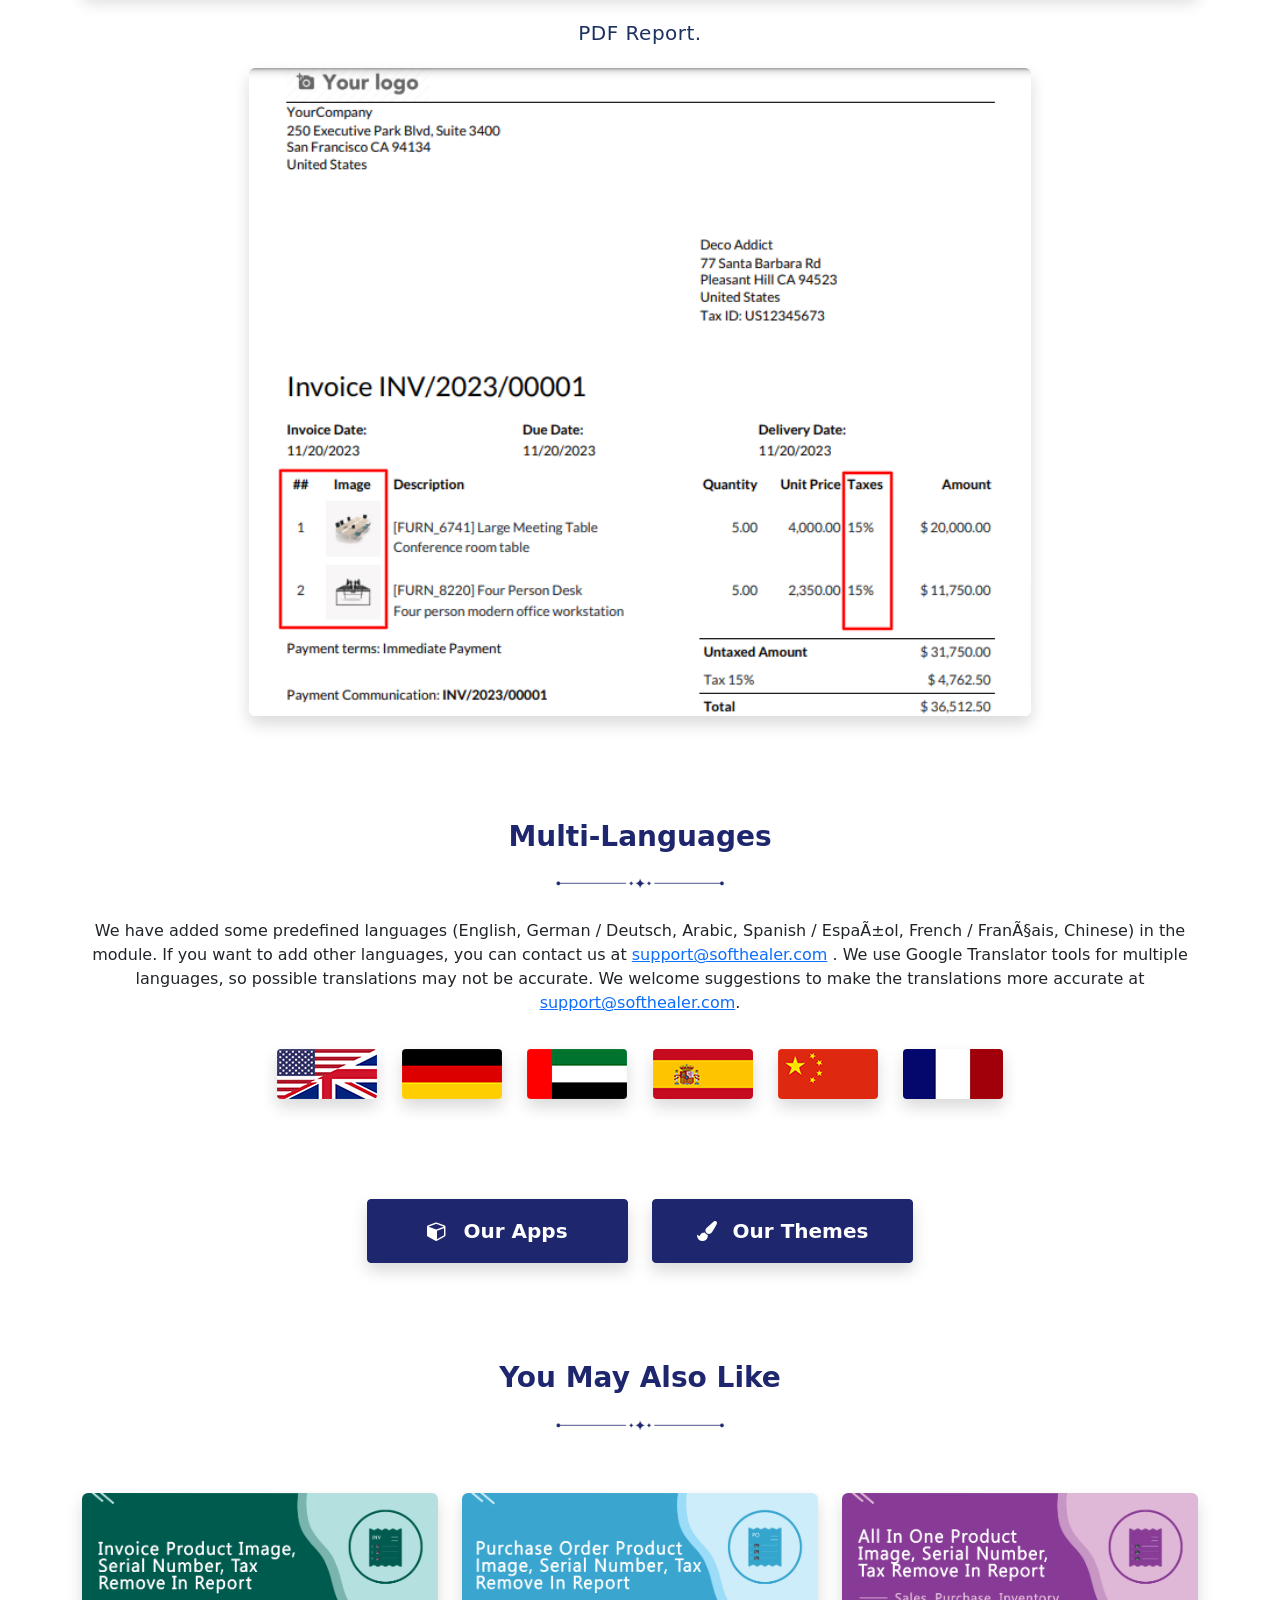
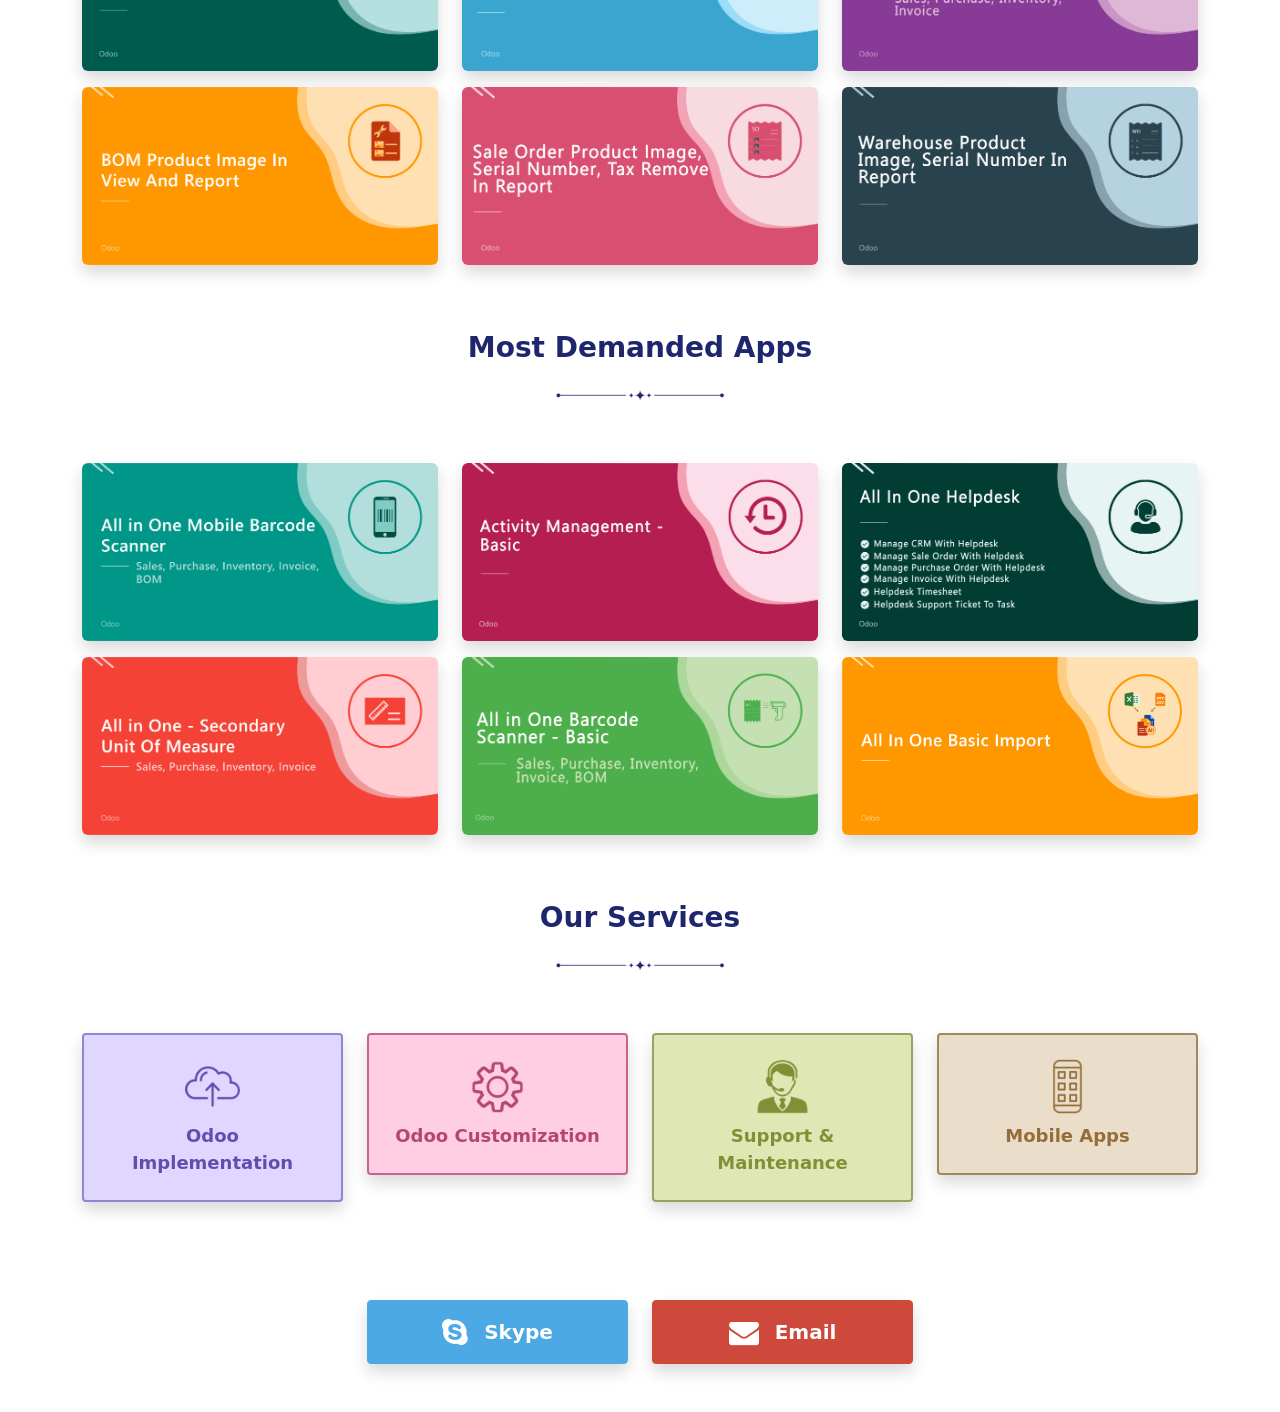
<file: sh_inv_img/static/description/index.html>
<!DOCTYPE html>
<html>
   <head>
      <title></title>
          <!-- <link rel="stylesheet" href="https://maxcdn.bootstrapcdn.com/bootstrap/4.5.0/css/bootstrap.min.css"> -->
          <link href="https://cdn.jsdelivr.net/npm/bootstrap@5.0.2/dist/css/bootstrap.min.css" rel="stylesheet" integrity="sha384-EVSTQN3/azprG1Anm3QDgpJLIm9Nao0Yz1ztcQTwFspd3yD65VohhpuuCOmLASjC" crossorigin="anonymous">
          <link rel="stylesheet" href="https://cdnjs.cloudflare.com/ajax/libs/font-awesome/4.7.0/css/font-awesome.min.css">
          <!-- <script src="https://ajax.googleapis.com/ajax/libs/jquery/3.5.1/jquery.min.js"></script>
          <script src="https://cdnjs.cloudflare.com/ajax/libs/popper.js/1.16.0/umd/popper.min.js"></script>
          <script src="https://maxcdn.bootstrapcdn.com/bootstrap/4.5.0/js/bootstrap.min.js"></script> -->
          <script src="https://cdn.jsdelivr.net/npm/bootstrap@5.0.2/dist/js/bootstrap.bundle.min.js" integrity="sha384-MrcW6ZMFYlzcLA8Nl+NtUVF0sA7MsXsP1UyJoMp4YLEuNSfAP+JcXn/tWtIaxVXM" crossorigin="anonymous"></script>

   </head>
   <body>
      <section id="sh_module_header" class="sh_module_header">
         <div class="container">
            <div class="sh_center text-center" style='margin: 2rem 0;'>
               <div class="row align-items-center" style='align-items: center;'>
                  <div class="col-lg-4 col-md-4 col-sm-12" style='text-align: left;'>
                     <img src='shapes/softhealer.png' alt='logo' style="width: 80%;">
                  </div>
                  <div class="col-lg-8 col-md-8 col-sm-12" style='text-align: right;'>
                     <span class='btn btn-primary' style="position: relative; overflow: hidden; border: 1px solid transparent; padding: .375rem .75rem; font-size: 1rem; line-height: 1.5; border-radius: .25rem; background-color: #1e266d;border-color: #1e266d;"><i class='fa fa-check' style="margin-right: 9px;"></i>Community</span>
                     <span class='btn btn-primary' style="position: relative; overflow: hidden; border: 1px solid transparent; padding: .375rem .75rem; font-size: 1rem; line-height: 1.5; border-radius: .25rem; background-color: #1e266d;border-color: #1e266d;"><i class='fa fa-check' style="margin-right: 9px;"></i>Enterprise</span>
                     <span class='btn btn-primary' style="position: relative; overflow: hidden; border: 1px solid transparent; padding: .375rem .75rem; font-size: 1rem; line-height: 1.5; border-radius: .25rem; background-color: #1e266d;border-color: #1e266d;"><i class='fa fa-check' style="margin-right: 9px;"></i>Odoo.sh</span>
                  </div>
               </div>
            </div>
         </div>
      </section>
      <!-- heading  -->
      <section id="sh_module_desc" class="sh_module_desc" style="padding-top: 50px;">
         <div class="container">
            <div class="sh_center text-center">
               <h4 style="font-size: 31px;font-weight: 600;color: #1e266d;margin-bottom: 10px;">Invoice Product Image, Serial Number, Tax Remove In Report</h4>
               <!-- <img src="shape.png" style="width: 100px;display: block;text-align: center;margin: auto;margin-bottom: 20px;" /> -->
               <img src="shapes/heading.png" alt="heading" />
               <p style="color: #616060;font-size: 19px;margin: 0;letter-spacing: 1px;margin-top: 12px;">
                  This module helps to manage the invoice Product. You can hide/show serial numbers, product images & tax remove in the invoice & bill. If you want to show the product image then you have an image size option in the product image.
               </p>
            </div>
         </div>
      </section>

   <!-- For 1 Youtube Video  -->
      <section id="sh_youtube_videos" class="sh_youtube_videos" style="padding-top: 50px;">
         <div class="container">
            <div class="row">
               <div class="col-lg-3 hidden-xs" style="padding: 2.5rem 1rem !important;">
               </div>
               <div class="col-lg-6 col-md-6 col-sm-12 col-12 mb-2">
                  <div class="mx-auto">
                     <a href="https://youtu.be/w5D-3tVSt2E" target="_blank"
                     class="shadow rounded py-3 px-4 mb-2 s_tooltip_tabs_tooltip_image s_figure_link text-center btn" style="border-width: 1px;border-style: solid;border-color: #1b325f;color: #1b325f;position: relative; overflow: hidden;text-decoration: none;border-radius: 0px;display: inline-block;font-size: 20px;font-weight: bold;width: 100%;border-radius: 0.25rem !important;"><span><img class="me-2" src="shapes/vd_btn.png" alt="video_btn" style="height: 25px;" /></span><span class="align-middle">How it works? click here to watch video</span></a>
                  </div>
               </div>
               <div class="col-lg-3 hidden-xs" style="padding: 2.5rem 1rem !important;">
               </div>
            </div>
         </div>
      </section>
   <!-- For 1 Youtube Video  -->

   <!-- One button section -->
<section class="sh_bg_cover" style="padding:40px 0px; background-color: transparent;">
   <div class="container">
       <div class="sh_center text-center" style="margin-bottom: 40px;">
          <h4 style="font-size: 28px;font-weight: 600;color: #1e266d;margin-bottom: 10px;">Related Modules</h4>
          <!-- <hr style="width: 100px;border-width: 2px;border-color: #1e266d;" /> -->
          <img src="shapes/heading.png" alt="heading" />
       </div>
       <div class="row">
          
          <div class="col-lg-6 col-md-6 mb-2 col-sm-12 col-12 justify-content-center offset-md-3">
            <a href="https://apps.odoo.com/apps/modules/17.0/sh_all_in_one_img/" target="_blank" style="text-decoration:none;">
               <div class="box p-3 shadow text-center border border-success rounded d-flex justify-content-center align-items-center" align="center" style="color:#434343; font-family:sans-serif!important;  margin-bottom:0px !important; text-align:justify; text-decoration: none;background-color: #e5ffe6;border-radius: 0.25rem !important;">
                  <!-- <img class="me-2" src="d.png" alt="gif" style="height: 25px;" /> -->
                  <span class="fa fa-download" style="font-size: 20px;color: #434343;margin-right: 8px;"></span>
                  <h6 class="mb-0 fw-bold me-2">All In One Product Image, Serial Number, Tax Remove In Report</h6> <span class="badge bg-success ms-2" style="padding:5px 15px; border-radius:2px; color:#fff; font-size: 11px; font-weight:bold;vertical-align: text-top;">Advance</span>
                 </div>
            </a>
          </div>
          
       </div>
    </div>
 </section> 
<!-- end One button section -->

      <section id="sh_features" class="sh_features" style="padding-top: 50px;background-color: transparent;">
         <div class="container">
            <div class="sh_center text-center mb-5">
               <h4 style="font-size: 28px;font-weight: 600;color: #1e266d;margin-bottom: 10px;">Features</h4>
               <!-- <hr style="width: 100px;border-width: 2px;border-color: #1e266d;" /> -->
               <img src="shapes/heading.png" alt="heading" />
            </div>
            <div id="Feature" class="tab-pane active">
               <ul style="padding: 0;list-style: none;">
                  <li class="shadow rounded" style="padding: 20px;margin-bottom: 20px;font-size: 16px;color: #212121;font-weight: 600;letter-spacing: 1px;display: block;border-radius: 0.25rem !important;"><span class="fa fa-arrow-right" style="color: #1e266d;font-weight: 600;font-size: 18px;padding-right: 10px;"></span> Easy to show/hide product images the invoice & bill.
                  </li>
                  <li class="shadow rounded" style="padding: 20px;margin-bottom: 20px;font-size: 16px;color: #212121;font-weight: 600;letter-spacing: 1px;display: block;border-radius: 0.25rem !important;"><span class="fa fa-arrow-right" style="color: #1e266d;font-weight: 600;font-size: 18px;padding-right: 10px;"></span> You can choose a different size in the product image.
                  </li>
                  <li class="shadow rounded" style="padding: 20px;margin-bottom: 20px;font-size: 16px;color: #212121;font-weight: 600;letter-spacing: 1px;display: block;border-radius: 0.25rem !important;"><span class="fa fa-arrow-right" style="color: #1e266d;font-weight: 600;font-size: 18px;padding-right: 10px;"></span> Easy to show/hide serial numbers in the report.
                  </li>
                  <li class="shadow rounded" style="padding: 20px;margin-bottom: 20px;font-size: 16px;color: #212121;font-weight: 600;letter-spacing: 1px;display: block;border-radius: 0.25rem !important;"><span class="fa fa-arrow-right" style="color: #1e266d;font-weight: 600;font-size: 18px;padding-right: 10px;"></span> Easy to show/hide tax in the report.
                  </li>
                  <li class="shadow rounded" style="padding: 20px;margin-bottom: 20px;font-size: 16px;color: #212121;font-weight: 600;letter-spacing: 1px;display: block;border-radius: 0.25rem !important;"><span class="fa fa-arrow-right" style="color: #1e266d;font-weight: 600;font-size: 18px;padding-right: 10px;"></span> Both the invoice settings and the invoice form view allow you to enable and disable 'Print Taxes', 'Print Serial Numbers', 'Print Product Image' and 'Print Image Size'. 
                  </li>
               </ul>
            </div>
         </div>
      </section>

      <section id="sh_tab" class="sh_tab" style="padding-top: 50px;background-color: transparent;">
         <div class="">
            <ul class="nav nav-tabs justify-content-center bg-transparent" id="nav-tab" role="tablist">
               <li class="nav-item" role="presentation">
                 <a class="nav-link text-dark active" id="pills-home-tab-a" data-bs-toggle="pill" data-bs-target="#Configurations" type="button" role="tab" aria-controls="pills-home" aria-selected="false">Setup</a>
               </li>
               <li class="nav-item text-black" role="presentation">
                 <a class="nav-link text-dark" id="pills-profile-tab-b" data-bs-toggle="pill" data-bs-target="#Release" type="button" role="tab" aria-controls="pills-profile" aria-selected="false">Releases</a>
               </li>
               <li class="nav-item text-black" role="presentation">
                 <a class="nav-link text-dark " id="pills-contact-tab-c" data-bs-toggle="pill" data-bs-target="#FAQ" type="button" role="tab" aria-controls="pills-contact" aria-selected="true">FAQs</a>
               </li>
               <li class="nav-item text-black position-relative" role="presentation">
                  <a class="nav-link text-dark " id="pills-contact-tab-c" data-bs-toggle="pill" data-bs-target="#Support" type="button" role="tab" aria-controls="pills-contact" aria-selected="true">Support</a>
                </li>
             </ul>
            <div class="tab-content" style="padding-top: 30px;background-color: transparent;padding-bottom: 30px;">
               
               <!-- tab 2 -->
               <div id="Configurations" class="tab-pane active sh_configuration">
                  <section id="sh_configuration">
                     <div class="container">
                        <div class="text-center">
                           <p style="color: #1b325f;font-size: 20px;max-width: 75%;margin: auto;margin-bottom: 20px;letter-spacing: .5px;"> 
                              Go to invoice setting >> select the report print option. If you select 'Print Taxes',
                              The 'Print Taxes' option is automatically selected in the form view.
                           </p>
                           <div class="col-md-12">
                              <img class="img-responsive rounded shadow" src="screenshots/1.png" style="width: 100%;" />
                           </div>
                           <br/>
                           <p style="color: #1b325f;font-size: 20px;max-width: 75%;margin: auto;margin-bottom: 20px;letter-spacing: .5px;"> 
                              Here, you can see, Automatically select the 'Print Taxes' option. You can enable/disable it from here also.
                           </p>
                           <div class="col-md-12">
                              <img class="img-responsive rounded shadow" src="screenshots/2.png" style="width: 100%;" />
                           </div>
                           <br/>
                           <p style="color: #1b325f;font-size: 20px;max-width: 75%;margin: auto;margin-bottom: 20px;letter-spacing: .5px;"> 
                              PDF Report.
                           </p>
                           <div class="col-md-12">
                              <img class="img-responsive rounded shadow" src="screenshots/3.png" style="width: 70%;" />
                           </div>
                           <br/>
                           <p style="color: #1b325f;font-size: 20px;max-width: 75%;margin: auto;margin-bottom: 20px;letter-spacing: .5px;"> 
                              If you select 'Print Serial Numbers', The 'Print Serial Numbers' option is automatically selected in the form view.
                           </p>
                           <div class="col-md-12">
                              <img class="img-responsive rounded shadow" src="screenshots/4.png" style="width: 100%;" />
                           </div>
                           <br/>
                           <p style="color: #1b325f;font-size: 20px;max-width: 75%;margin: auto;margin-bottom: 20px;letter-spacing: .5px;"> 
                              Here, you can see, Automatically select the 'Print Serial Numbers' option. You can enable/disable it from here also.
                           </p>
                           <div class="col-md-12">
                              <img class="img-responsive rounded shadow" src="screenshots/5.png" style="width: 100%;" />
                           </div>
                           <br/>
                           <p style="color: #1b325f;font-size: 20px;max-width: 75%;margin: auto;margin-bottom: 20px;letter-spacing: .5px;"> 
                              PDF Report.
                           </p>
                           <div class="col-md-12">
                              <img class="img-responsive rounded shadow" src="screenshots/6.png" style="width: 70%;" />
                           </div>
                           <br/>
                           <p style="color: #1b325f;font-size: 20px;max-width: 75%;margin: auto;margin-bottom: 20px;letter-spacing: .5px;"> 
                              Go to invoice setting >> select the report print option.
                              If you select 'Print Product Image' and 'Print Image Size',
                              The 'Print Product Image' and 'Print Image Size' option is automatically selected in the form view.
                           </p>
                           <div class="col-md-12">
                              <img class="img-responsive rounded shadow" src="screenshots/7.png" style="width: 100%;" />
                           </div>
                           <br/>
                           <p style="color: #1b325f;font-size: 20px;max-width: 75%;margin: auto;margin-bottom: 20px;letter-spacing: .5px;"> 
                              Here, you can see, Automatically select the 'Print Product Image' and 'Print Image Size' options. You can enable/disable it from here also.
                           </p>
                           <div class="col-md-12">
                              <img class="img-responsive rounded shadow" src="screenshots/8.png" style="width: 100%;" />
                           </div>
                           <br/>
                           <p style="color: #1b325f;font-size: 20px;max-width: 75%;margin: auto;margin-bottom: 20px;letter-spacing: .5px;"> 
                              PDF Report.
                           </p>
                           <div class="col-md-12">
                              <img class="img-responsive rounded shadow" src="screenshots/9.png" style="width: 70%;" />
                           </div>
                           <br/>
                           <p style="color: #1b325f;font-size: 20px;max-width: 75%;margin: auto;margin-bottom: 20px;letter-spacing: .5px;"> 
                             If you select the report print options 'Print Serial Numbers', 'Print Taxes', 'Print Product Image' and 'Print Image Size'. <br/>
                              Here, you can see, All thouse options are Automatically select. 
                              You can enable/disable it from here also.
                           </p>
                           <div class="col-md-12">
                              <img class="img-responsive rounded shadow" src="screenshots/10.png" style="width: 100%;" />
                           </div>
                           <br/>
                           <p style="color: #1b325f;font-size: 20px;max-width: 75%;margin: auto;margin-bottom: 20px;letter-spacing: .5px;"> 
                              PDF Report.
                           </p>
                           <div class="col-md-12">
                              <img class="img-responsive rounded shadow" src="screenshots/11.png" style="width: 70%;" />
                           </div>
                           <br/>
                        </div>
                     </div>
                  </section>
               </div>
               <!-- tab 2 -->

               <!-- tab 3 -->
               <div id="Release" class="tab-pane fade container sh_release">
                  
              <!--    <div class="sh_content shadow rounded bg-white" style="padding: 20px;margin-bottom: 15px;">
                     <h4 style="font-size: 16px;margin: 0;color: #212121;text-decoration: none;font-weight: 600;letter-spacing: 1px;display: block;"><span class="fa fa-hand-o-right" style="color: #1e266d;font-weight: 600;font-size: 18px;padding-right: 10px;"></span> <span>Version 17.0.4</span> | <span style="color: #1e266d;">Released on : 15<sup>th</sup> October 2023</span></h4>
                     <div style="font-size: 16px;padding-left: 32px;color: #555;margin: 0;padding-top: 15px;">
                        <div style="font-weight: normal;" class="d-flex align-items-center"><span
                                      class="badge bg-success me-2"
                                      style="
                                          background-color: #43a047 !important;
                                          padding: 5px 17px;
                                          border-radius: 3px;
                                          color: #fff;
                                          font-size: 9px;
                                          text-transform: uppercase;
                                          font-weight: bold;
                                          box-shadow: 0 1px 3px rgba(0, 0, 0, 0.12), 0 1px 2px rgba(0, 0, 0, 0.24);
                                      "
                                  >
                                      New
                                  </span>
                                  <span style="vertical-align: middle;font-size: 15px;">Helpdesk Whatsapp Feature Added.</span></div>
                     </div>
                  </div>
                    <div class="sh_content shadow rounded bg-white" style="padding: 20px;margin-bottom: 15px;">
                     <h4 style="font-size: 16px;margin: 0;color: #212121;text-decoration: none;font-weight: 600;letter-spacing: 1px;display: block;"><span class="fa fa-hand-o-right" style="color: #1e266d;font-weight: 600;font-size: 18px;padding-right: 10px;"></span> <span>Version 17.0.3</span> | <span style="color: #1e266d;">Released on : 10<sup>th</sup> October 2023</span></h4>
                     <div style="font-size: 16px;padding-left: 32px;color: #555;margin: 0;padding-top: 15px;">
                        <div style=" font-weight: normal;" class="d-flex align-items-center"> <span
                                      class="badge bg-warning me-2"
                                      style="
                                          background: #ff9800;
                                          padding: 5px 10px;
                                          border-radius: 3px;
                                          color: #fff;
                                          font-size: 9px;
                                          text-transform: uppercase;
                                          font-weight: bold;
                                          box-shadow: 0 1px 3px rgba(0, 0, 0, 0.12), 0 1px 2px rgba(0, 0, 0, 0.24);
                                      "
                                  >
                                      Update
                                  </span>
                                  <span style="vertical-align: middle;font-size: 15px;">Quick Reply Templates.</span></div>
                     </div>
                  </div>
                    <div class="sh_content shadow rounded bg-white" style="padding: 20px;margin-bottom: 15px;">
                     <h4 style="font-size: 16px;margin: 0;color: #212121;text-decoration: none;font-weight: 600;letter-spacing: 1px;display: block;"><span class="fa fa-hand-o-right" style="color: #1e266d;font-weight: 600;font-size: 18px;padding-right: 10px;"></span> <span>Version 17.0.2</span> | <span style="color: #1e266d;">Released on : 7<sup>th</sup> October 2023</span></h4>
                     <div style="font-size: 16px;padding-left: 32px;color: #555;margin: 0;padding-top: 15px;">
                        <div style="font-weight: normal;" class="d-flex align-items-center"> <span
                                      class="badge bg-info me-2"
                                      style="
                                          background: #2196f3;
                                          padding: 5px 15px;
                                          border-radius: 3px;
                                          color: #fff;
                                          font-size: 9px;
                                          text-transform: uppercase;
                                          font-weight: bold;
                                          box-shadow: 0 1px 3px rgba(0, 0, 0, 0.12), 0 1px 2px rgba(0, 0, 0, 0.24);
                                      "
                                  >
                                      Fixed
                                  </span>
                                  <span style="vertical-align: middle;font-size: 15px;">Minor Bug Fixed.</span></div>
                     </div>
                  </div> -->
                  <div class="sh_content shadow rounded bg-white" style="padding: 20px;margin-bottom: 15px;">
                     <h4 style="font-size: 16px;margin: 0;color: #212121;text-decoration: none;font-weight: 600;letter-spacing: 1px;display: block;"><span class="fa fa-hand-o-right" style="color: #1e266d;font-weight: 600;font-size: 18px;padding-right: 10px;"></span> <span>Version 17.0.1</span> | <span style="color: #1e266d;">Released on : 22<sup>nd</sup> November 2023</span></h4>
                     <div style="font-size: 16px;padding-left: 32px;color: #555;margin: 0;padding-top: 15px;">
                        <div style="font-weight: normal;" class="d-flex align-items-center">
                           <span class="badge me-2" style="background-color: #1e266d !important; padding: 5px 15px; border-radius: 3px; color: #fff; font-size: 9px;text-transform: uppercase; font-weight: bold; box-shadow: 0 1px 3px rgba(0, 0, 0, 0.12), 0 1px 2px rgba(0, 0, 0, 0.24);">
                              Initial
                           </span>
                           <span style="vertical-align: middle;font-size: 15px;">Initial Release.</div>
                     </div>
                  </div>

               </div>
               <!-- tab 3 -->
               <!-- tab 4 -->
               <div id="FAQ" class="tab-pane fade container sh_faq">
                  <div class="demo">
                     <div class="panel-group" id="accordion" role="tablist">
                        <div class="panel panel-default shadow rounded bg-white" style="padding: 20px;margin-bottom: 20px;">
                           <div class="panel-heading" role="tab" id="headingOne" style="border: 0;padding: 0;">
                              <h4 class="panel-title" style="margin: 0;">
                                 <a role="button" data-toggle="collapse" data-parent="#accordion" href="#collapseOne" aria-expanded="true" aria-controls="collapseOne" style="font-size: 16px;margin: 0;color: #212121;text-decoration: none;font-weight: 600;letter-spacing: 1px;display: flex;">
                                    <span class="fa fa-hand-o-right" style="color: #1e266d;font-weight: 600;font-size: 18px;padding-right: 10px;"></span>
                                    Is this app compatible with Odoo Community as well as Enterprise?
                                    <!--  <span class="fa fa-plus" style="float: right;background-color: #1e266d;width: 35px;height: 35px;text-align: center;line-height: 35px;color: #fff;border-radius: 50%;margin-top: -8px;"></span> -->
                                 </a>
                              </h4>
                           </div>
                           <div id="collapseOne1" class="panel-collapse collapse show" role="tabpanel" aria-labelledby="headingOne">
                              <div class="panel-body" style="padding-top: 20px;">
                                 <ul style="list-style-type: none;font-size: 16px;padding-left: 30px;color: #555;margin: 0;">
                                    <li style="margin-bottom: 0px;">Yes, this app works perfectly with Odoo Enterprise (Odoo.sh & On-Premise) as well as Community. </li>
                                 </ul>
                              </div>
                           </div>
                        </div>
                        <div class="panel panel-default shadow rounded bg-white" style="padding: 20px;margin-bottom: 20px;">
                           <div class="panel-heading" role="tab" id="headingThree" style="border: 0;padding: 0;">
                           <h4 class="panel-title" style="margin: 0;">
                              <a class="collapsed" role="button" data-toggle="collapse" data-parent="#accordion" href="#collapseThree" aria-expanded="false" aria-controls="collapseThree" style="font-size: 16px;margin: 0;color: #212121;text-decoration: none;font-weight: 600;letter-spacing: 1px;display: flex;">
                                 <span class="fa fa-hand-o-right" style="color: #1e266d;font-weight: 600;font-size: 18px;padding-right: 10px;"></span> Is this application compatible with odoo.com(odoo saas)? </a>
                           </h4>
                           </div>
                           <div id="collapseThree3" class="panel-collapse collapse show" role="tabpanel" aria-labelledby="headingThree">
                           <div class="panel-body" style="padding-top: 20px;">
                              <ul style="list-style-type: none;font-size: 16px;padding-left: 30px;color: #555;margin: 0;">
                                 <li style="margin-bottom: 0px;">No, this application is not compatible with odoo.com(odoo saas/Odoo Online).</li>
                              </ul>
                           </div>
                           </div>
                        </div>

                        <div class="panel panel-default shadow rounded bg-white" style="padding: 20px;margin-bottom: 20px;">
                           <div class="panel-heading" role="tab" id="headingThree" style="border: 0;padding: 0;">
                              <h4 class="panel-title" style="margin: 0;">
                                 <a class="collapsed" role="button" data-toggle="collapse" data-parent="#accordion" href="#collapseThree" aria-expanded="false" aria-controls="collapseThree" style="font-size: 16px;margin: 0;color: #212121;text-decoration: none;font-weight: 600;letter-spacing: 1px;display: flex;">
                                 <span class="fa fa-hand-o-right" style="color: #1e266d;font-weight: 600;font-size: 18px;padding-right: 10px;"></span>
                                 I want some customization in this app. How can I request it?
                                 </a>
                              </h4>
                           </div>
                           <div id="collapseThree3" class="panel-collapse collapse show" role="tabpanel" aria-labelledby="headingThree">
                              <div class="panel-body" style="padding-top: 20px;">
                                 <ul style="list-style-type: none;font-size: 16px;padding-left: 30px;color: #555;margin: 0;">
                                    <li style="margin-bottom: 0px;">Please Contact Us at <a href='mailto:sales@softhealer.com' style="color: #007bff;font-weight: 600;text-decoration: none;">sales@softhealer.com</a> to request customization.</li>
                                 </ul>
                              </div>
                           </div>
                        </div>

                        <div class="panel panel-default shadow rounded bg-white" style="padding: 20px;margin-bottom: 20px;">
                           <div class="panel-heading" role="tab" id="headingThree" style="border: 0;padding: 0;">
                              <h4 class="panel-title" style="margin: 0;">
                                 <a class="collapsed" role="button" data-toggle="collapse" data-parent="#accordion" href="#collapseThree" aria-expanded="false" aria-controls="collapseThree" style="font-size: 16px;margin: 0;color: #212121;text-decoration: none;font-weight: 600;letter-spacing: 1px;display: flex;">
                                 <span class="fa fa-hand-o-right" style="color: #1e266d;font-weight: 600;font-size: 18px;padding-right: 10px;"></span>
                                 Do i get free updates?
                                 </a>
                              </h4>
                           </div>
                           <div id="collapseThree3" class="panel-collapse collapse show" role="tabpanel" aria-labelledby="headingThree">
                              <div class="panel-body" style="padding-top: 20px;">
                                 <ul style="list-style-type: none;font-size: 16px;padding-left: 30px;color: #555;margin: 0;">
                                    <li style="margin-bottom: 0px;">Yes, you will get free update for lifetime.</li>
                                 </ul>
                              </div>
                           </div>
                        </div>

                        <div class="panel panel-default shadow rounded bg-white" style="padding: 20px;margin-bottom: 20px;">
                           <div class="panel-heading" role="tab" id="headingThree" style="border: 0;padding: 0;">
                              <h4 class="panel-title" style="margin: 0;">
                                 <a class="collapsed" role="button" data-toggle="collapse" data-parent="#accordion" href="#collapseThree" aria-expanded="false" aria-controls="collapseThree" style="font-size: 16px;margin: 0;color: #212121;text-decoration: none;font-weight: 600;letter-spacing: 1px;display: flex;">
                                 <span class="fa fa-hand-o-right" style="color: #1e266d;font-weight: 600;font-size: 18px;padding-right: 10px;"></span>
                                 Do we need to install any additional libraries/modules for using this module?
                                 </a>
                              </h4>
                           </div>
                           <div id="collapseThree3" class="panel-collapse collapse show" role="tabpanel" aria-labelledby="headingThree">
                              <div class="panel-body" style="padding-top: 20px;">
                                 <ul style="list-style-type: none;font-size: 16px;padding-left: 30px;color: #555;margin: 0;">
                                    <li style="margin-bottom: 0px;">No, you don't need to install addition libraries.</li>
                                 </ul>
                              </div>
                           </div>
                        </div>

                        <div class="panel panel-default shadow rounded bg-white" style="padding: 20px;margin-bottom: 20px;">
                           <div class="panel-heading" role="tab" id="headingThree" style="border: 0;padding: 0;">
                              <h4 class="panel-title" style="margin: 0;">
                                 <a class="collapsed" role="button" data-toggle="collapse" data-parent="#accordion" href="#collapseThree" aria-expanded="false" aria-controls="collapseThree" style="font-size: 16px;margin: 0;color: #212121;text-decoration: none;font-weight: 600;letter-spacing: 1px;display: flex;">
                                 <span class="fa fa-hand-o-right" style="color: #1e266d;font-weight: 600;font-size: 18px;padding-right: 10px;"></span>
                                 Do I have to buy my module for each version?
                                 </a>
                              </h4>
                           </div>
                           <div id="collapseThree3" class="panel-collapse collapse show" role="tabpanel" aria-labelledby="headingThree">
                              <div class="panel-body" style="padding-top: 20px;">
                                 <ul style="list-style-type: none;font-size: 16px;padding-left: 30px;color: #555;margin: 0;">
                                    <li style="margin-bottom: 0px;">For version 12 or upper, you will need to purchase the module for each version that you want to use.</li>
                                 </ul>
                              </div>
                           </div>
                        </div>

                        <div class="panel panel-default shadow rounded bg-white" style="padding: 20px;margin-bottom: 20px;">
                           <div class="panel-heading" role="tab" id="headingThree" style="border: 0;padding: 0;">
                              <h4 class="panel-title" style="margin: 0;">
                                 <a class="collapsed" role="button" data-toggle="collapse" data-parent="#accordion" href="#collapseThree" aria-expanded="false" aria-controls="collapseThree" style="font-size: 16px;margin: 0;color: #212121;text-decoration: none;font-weight: 600;letter-spacing: 1px;display: flex;">
                                 <span class="fa fa-hand-o-right" style="color: #1e266d;font-weight: 600;font-size: 18px;padding-right: 10px;"></span>
                                 Do i get free support?
                                 </a>
                              </h4>
                           </div>
                           <div id="collapseThree3" class="panel-collapse collapse show" role="tabpanel" aria-labelledby="headingThree">
                              <div class="panel-body" style="padding-top: 20px;">
                                 <ul style="list-style-type: none;font-size: 16px;padding-left: 30px;color: #555;margin: 0;">
                                    <li style="margin-bottom: 0px;">Yes, we provide free support for 100 days.</li>
                                 </ul>
                              </div>
                           </div>
                        </div>

                        <div class="panel panel-default shadow rounded bg-white" style="padding: 20px;margin-bottom: 20px;">
                           <div class="panel-heading" role="tab" id="headingThree" style="border: 0;padding: 0;">
                              <h4 class="panel-title" style="margin: 0;">
                                 <a class="collapsed" role="button" data-toggle="collapse" data-parent="#accordion" href="#collapseThree" aria-expanded="false" aria-controls="collapseThree" style="font-size: 16px;margin: 0;color: #212121;text-decoration: none;font-weight: 600;letter-spacing: 1px;display: flex;">
                                 <span class="fa fa-hand-o-right" style="color: #1e266d;font-weight: 600;font-size: 18px;padding-right: 10px;"></span>
                                 What If I purchase Module In Wrong Version Can I exchange Module With Other Versions?
                                 </a>
                              </h4>
                           </div>
                           <div id="collapseThree3" class="panel-collapse collapse show" role="tabpanel" aria-labelledby="headingThree">
                              <div class="panel-body" style="padding-top: 20px;">
                                 <ul style="list-style-type: none;font-size: 16px;padding-left: 30px;color: #555;margin: 0;">
                                    <li style="margin-bottom: 0px;">No, We do not provide any kind of exchange.</li>
                                 </ul>
                              </div>
                           </div>
                        </div>
                     </div>
                  </div>
               </div>
               <!-- tab 4 -->
               <!-- tab 5 -->
               <div id="Support" class="tab-pane fade container sh_support">
                  <div class="row">
                     <div class="col-md">
                        <div class="sh_content shadow rounded bg-white" style="padding: 20px;margin-bottom: 0px;">
                           <h4 class="mb-0"><a href="mailto:support@softhealer.com" style="text-decoration: none;color: #212121;font-size: 18px;font-weight: 600;letter-spacing: 1px;"><span class="fa fa-envelope" style="color: #1e266d;padding-right: 10px;font-size: 20px;"></span> Please email us for support at <b style="color: #1e266d">support@softhealer.com</b></a></h4>
                        </div>
                     </div>
                  </div>
               </div>
               <!-- tab 5 -->
            </div>
         </div>
      </section>

      <section id="sh_multi_language" class="sh_multi_language" style="margin: 50px 0;background-color: transparent;">
         <div class="container">
            <div class="sh_center text-center">
            <div class="sh_center text-center mb-3">
                  <h4 style="font-size: 28px;font-weight: 600;color: #1e266d;margin-bottom: 10px;">Multi-Languages</h4>
                  <img src="shapes/heading.png" alt="heading">
               </div>
               <div class="content">

                  We have added some predefined languages (English, German / Deutsch, Arabic, Spanish / Español, French / Français, Chinese) in the module. If you want to add other languages, you can contact us at <a href="support@softhealer.com">support@softhealer.com</a> . We use Google Translator tools for multiple languages, so possible translations may not be accurate. We welcome suggestions to make the translations more accurate at <a href="mailto:support@softhealer.com">support@softhealer.com</a>.
                  <br/><br/>
               </div>
            </div>
            <div class="row">
               <div class="col-lg-12 col-md-12 col-sm-12 col-12">
                  <div class="img" style="text-align: center;">
                     <img class="shadow rounded" src="language/eng.png" title="English" alt="english" style="object-fit: cover;margin: 10px 10px;border-radius: 0.25rem !important;" />
                     <img class="shadow rounded" src="language/german.png" title="Germany" alt="germany" style="object-fit: cover;margin: 10px 10px;border-radius: 0.25rem !important;" />
                     <img class="shadow rounded" src="language/aarab.png" title="Arab" alt="arab" style="object-fit: cover;margin: 10px 10px;border-radius: 0.25rem !important;" />
                     <img class="shadow rounded" src="language/spanish.jpg" title="Spanish" alt="spanish" style="object-fit: cover;margin: 10px 10px;border-radius: 0.25rem !important;" />
                     <img class="shadow rounded" src="language/chinese.png" title="Chinese" alt="Chinese" style="object-fit: cover;margin: 10px 10px;border-radius: 0.25rem !important;" />
                     <img class="shadow rounded" src="language/french.png" title="French" alt="French" style="object-fit: cover;margin: 10px 10px;border-radius: 0.25rem !important;" />
                  </div>
               </div>
            </div>
         </div>
      </section>
      <section class="sh_apps_buttons" style="padding:40px 0px; margin-top:2em;background-color: transparent;">
         <div class="container">
            <div class="sh_center text-center row">
               <div class="col-lg-3 col-md-3 col-sm-12 col-12"></div>
               <div class="col-lg-3 col-md-3 col-sm-12 col-12">
                  <a class="shadow rounded py-3 px-4 mb-2 d-flex align-items-center justify-content-center" style="border-width: 1px;border-style: solid;border-color: #1e266d;color: #fff;position: relative; overflow: hidden;text-decoration: none;border-radius: 0px;display: inline-block;font-size: 20px;font-weight: bold;width: 100%;background-color: #1e266d;border-radius: 0.25rem !important;" href="https://apps.odoo.com/apps/modules/browse?author=Softhealer%20Technologies" target="_blank"><span class="fa fa-cube me-3" style="font-size: 20px;color: #fff;"></span><span class="align-middle">Our Apps</span></a>
               </div>
               <div class="col-lg-3 col-md-3 col-sm-12 col-12">
                  <a class="shadow rounded py-3 px-4 mb-2 d-flex align-items-center justify-content-center" style="border-width: 1px;border-style: solid;border-color: #1e266d;color: #fff;position: relative; overflow: hidden;text-decoration: none;border-radius: 0px;display: inline-block;font-size: 20px;font-weight: bold;width: 100%;background-color: #1e266d;border-radius: 0.25rem !important;" href="https://apps.odoo.com/apps/themes/browse?author=Softhealer%20Technologies" target="_blank"><span class="fa fa-paint-brush me-3" style="font-size: 20px;color: #fff;"></span><span class="align-middle">Our Themes</span></a>
               </div>
               <div class="col-lg-3 col-md-3 col-sm-12 col-12"></div> 
            </div>
         </div>
      </section> 

      <section id="sh_like_module" class="sh_like_module" style="margin: 50px 0;background-color: transparent;">
         <div class="container">
            <div class="sh_center text-center mb-5">
               <h4 style="font-size: 28px;font-weight: 600;color: #1e266d;margin-bottom: 10px;">You May Also Like</h4>
               <img src="shapes/heading.png" alt="heading" />
            </div>
            <div class="row" style="margin-top: 1rem;">
               <div class="col-md-4 mb-3">
                  <div class="sh_content shadow rounded" style="text-align: center;">
                     <div class="sh_img">
                     <a href="https://www.odoo.com/apps/modules/13.0/sh_inv_img/">
                                             <img class="rounded" src="youmaylike/image1.png" style="width: 100%"></img>
                                       </a>
                     </div>
                  </div>
               </div>
               <div class="col-md-4 mb-3">
                  <div class="sh_content shadow rounded" style="text-align: center;">
                     <div class="sh_img">
                        <a href="https://apps.odoo.com/apps/modules/13.0/sh_po_img/">    
                                             <img class="rounded" src="youmaylike/image2.png" style="width: 100%"></img>
                                       </a>
                     </div>
                  </div>
               </div>
               <div class="col-md-4 mb-3">
                  <div class="sh_content shadow rounded" style="text-align: center;">
                     <div class="sh_img">
                     <a href="https://apps.odoo.com/apps/modules/13.0/sh_all_in_one_img/">    
                                             <img class="rounded" src="youmaylike/image3.png" style="width: 100%"></img>
                                       </a>
                     </div>
                  </div>
               </div>
               <div class="col-md-4 mb-3">
                  <div class="sh_content shadow rounded" style="text-align: center;">
                     <div class="sh_img">
                     <a href="https://apps.odoo.com/apps/modules/13.0/sh_mo_bom_img/">    
                                             <img class="rounded" src="youmaylike/image4.png" style="width: 100%"></img>
                                       </a>
                     </div>
                  </div>
               </div>
               <div class="col-md-4 mb-3">
                  <div class="sh_content shadow rounded" style="text-align: center;">
                     <div class="sh_img">
                     <a href="https://apps.odoo.com/apps/modules/13.0/sh_so_img/">    
                                             <img class="rounded" src="youmaylike/image5.png" style="width: 100%"></img>
                                       </a>
                     </div>
                  </div>
               </div>
               <div class="col-md-4 mb-3">
                  <div class="sh_content shadow rounded" style="text-align: center;">
                     <div class="sh_img">
                     <a href="https://apps.odoo.com/apps/modules/13.0/sh_wh_img/">    
                                             <img class="rounded" src="youmaylike/image6.png" style="width: 100%"></img>
                                       </a>
                     </div>
                  </div>
               </div>
            </div>
         </div>
      </section>
      <!-- Most Demanded Apps -->
      <section id="sh_most_demanded_apps" class="sh_most_demanded_apps" style="margin: 50px 0 0px 0px;background-color: transparent;">
         <div class="container">
            <div class="sh_center text-center mb-5">
               <h4 style="font-size: 28px;font-weight: 600;color: #1e266d;margin-bottom: 10px;">Most Demanded Apps</h4>
               <img src="shapes/heading.png" alt="heading" />
            </div>
            <div class="row" style="margin-top: 1rem;">
               <div class="col-md-4 mb-3">
                  <div class="sh_content shadow rounded" style="text-align: center;">
                     <div class="sh_img"> 
                        <a href="https://apps.odoo.com/apps/modules/14.0/sh_all_in_one_mbs/">
                        <img class="rounded" src="most_demanded/d1.png" alt="sh_all_in_one_mbs" width="100%">
                        </a>
                     </div>
                  </div>
               </div>
               <div class="col-md-4 mb-3">
                  <div class="sh_content shadow rounded" style="text-align: center;">
                     <div class="sh_img"> 
                        <a href="https://apps.odoo.com/apps/modules/14.0/sh_activities_management_Basic/">
                        <img class="rounded" src="most_demanded/d3.png" alt="sh_activities_management" width="100%">
                        </a>
                     </div>
                  </div>
               </div>
               <div class="col-md-4 mb-3">
                  <div class="sh_content shadow rounded" style="text-align: center;">
                     <div class="sh_img"> 
                        <a href="https://apps.odoo.com/apps/modules/14.0/sh_all_in_one_helpdesk/">
                        <img class="rounded" src="most_demanded/d2.png" alt="sh_all_in_one_helpdesk" style="width: 100%">
                        </a>
                     </div>
                  </div>
               </div>
               <div class="col-md-4 mb-3">
                  <div class="sh_content shadow rounded" style="text-align: center;">
                     <div class="sh_img"> 
                        <a href="https://apps.odoo.com/apps/modules/14.0/sh_secondary_unit/">
                        <img class="rounded" src="most_demanded/d4.png" alt="sh_secondary_unit" width="100%">
                        </a>
                     </div>
                  </div>
               </div>
               <div class="col-md-4 mb-3">
                  <div class="sh_content shadow rounded" style="text-align: center;">
                     <div class="sh_img"> 
                        <a href="https://apps.odoo.com/apps/modules/14.0/sh_barcode_scanner/">
                        <img class="rounded" src="most_demanded/d5.png" alt="sh_barcode_scanner" width="100%">
                        </a>
                     </div>
                  </div>
               </div>
               
               <div class="col-md-4 mb-3">
                  <div class="sh_content shadow rounded" style="text-align: center;">
                     <div class="sh_img"> 
                        <a href="https://apps.odoo.com/apps/modules/14.0/sh_all_in_one_basic_import/">
                        <img class="rounded" src="most_demanded/d6.png" alt="sh_all_in_one_basic_import" style="width: 100%">
                        </a>
                     </div>
                  </div>
               </div>
            </div>
         </div>
      </section>
      <!-- Most Demanded Apps -->
      <section class="sh_our_services" style="padding: 50px 0px;background-color: transparent;">
         <div class="container">
            <div class="sh_center text-center mb-5">
               <h4 style="font-size: 28px;font-weight: 600;color: #1e266d;margin-bottom: 10px;">Our Services</h4>
               <img src="shapes/heading.png" alt="heading" />
            </div>
            <div class="row">
               <div class="col-md-3 text-center">
                  <div class="box p-4 shadow rounded mb-2" style="background-color: #dfd7ff;border: 2px solid #9284d2;border-radius: 0.25rem !important;">
                     <a href="mailto:sales@softhealer.com" target="_blank" style="text-decoration: none;">
                        <div class="icon_img mb-2">
                           <!-- <span class="fa fa-info-circle" style="font-size: 50px;color: #fff;"></span> -->
                           <img src="services/info.png" alt="info" style="height: 55px;"></img>
                        </div>
                        <div class="content">
                           <p class="mb-0" style="font-size: 18px;color: #604eaf;font-weight: bold;">Odoo Implementation</p>
                        </div>
                     </a>
                  </div>
               </div>
               <div class="col-md-3 text-center">
                  <div class="box p-4 shadow rounded mb-2" style="background-color: #ffcee2;border: 2px solid #c5648c;border-radius: 0.25rem !important;">
                     <a href="mailto:sales@softhealer.com" target="_blank" style="text-decoration: none;">
                        <div class="icon_img mb-2">
                           <!-- <span class="fa fa-cogs" style="font-size: 50px;color: #fff;"></span> -->
                           <img src="services/setting.png" alt="setting" style="height: 55px;"></img>
                        </div>
                        <div class="content">
                           <p class="mb-0" style="font-size: 18px;color: #b54574;font-weight: bold;">Odoo Customization</p>
                        </div>
                     </a>
                  </div>
               </div>
               <div class="col-md-3 text-center">
                  <div class="box p-4 shadow rounded mb-2" style="background-color: #dfe8b4;border: 2px solid #97a362;border-radius: 0.25rem !important;">
                     <a href="mailto:sales@softhealer.com" target="_blank" style="text-decoration: none;">
                        <div class="icon_img mb-2">
                           <!-- <span class="fa fa-users" style="font-size: 50px;color: #fff;"></span> -->
                           <img src="services/user.png" alt="user" style="height: 55px;"></img>
                        </div>
                        <div class="content">
                           <p class="mb-0" style="font-size: 18px;color: #7f9037;font-weight: bold;">Support & Maintenance</p>
                        </div>
                     </a>
                  </div>
               </div>
               <div class="col-md-3 text-center">
                  <div class="box p-4 shadow rounded mb-2" style="background-color: #eaddca;border: 2px solid #a38762;border-radius: 0.25rem !important;">
                     <a href="mailto:sales@softhealer.com" target="_blank" style="text-decoration: none;">
                        <div class="icon_img mb-2">
                           <!-- <span class="fa fa-mobile" style="font-size: 50px;color: #fff;"></span> -->
                           <img src="services/mobileapp.png" alt="mobileapp" style="height: 55px;"></img>
                        </div>
                        <div class="content">
                           <p class="mb-0" style="font-size: 18px;color: #946d38;font-weight: bold;">Mobile Apps</p>
                        </div>
                     </a>
                  </div>
               </div>
            </div>
         </div>
      </section>
      <section class="sh_our_contacts" style="padding:40px 0px;background-color: transparent;">
      <div class="container"> 
            <div class="sh_center text-center row">
               <div class="col-lg-3 col-md-3 col-sm-12 col-12"></div>
               <div class="col-lg-3 col-md-3 col-sm-12 col-12">
                  <a class="shadow rounded py-3 px-4 d-flex justify-content-center align-items-center mb-2" style="border-width: 1px;border-style: solid;border-color: #4ca9e3;color: #fff;position: relative; overflow: hidden;text-decoration: none;border-radius: 0px;font-size: 20px;font-weight: bold;width: 100%;background-color: #4ca9e3;border-radius: 0.25rem !important;" href="skype:live:softhealertechnologies?chat" target="_blank"><span class="fa fa-skype me-3" style="font-size: 30px;color: #fff;"></span><span class="align-middle">Skype</span></a>
               </div>
               <div class="col-lg-3 col-md-3 col-sm-12 col-12">
                  <a class="shadow rounded py-3 px-4 d-flex justify-content-center align-items-center mb-2" style="border-width: 1px;border-style: solid;border-color: #ce493b;color: #fff;position: relative; overflow: hidden;text-decoration: none;border-radius: 0px;font-size: 20px;font-weight: bold;width: 100%;background-color: #ce493b;border-radius: 0.25rem !important;" href="mailto:sales@softhealer.com" target="_blank"><span class="fa fa-envelope me-3" style="font-size: 30px;color: #fff;"></span><span class="align-middle">Email</span></a>
               </div>
               <div class="col-lg-3 col-md-3 col-sm-12 col-12"></div> 
            </div>
         </div>
      </section>
   </body>
</html>
</file>
